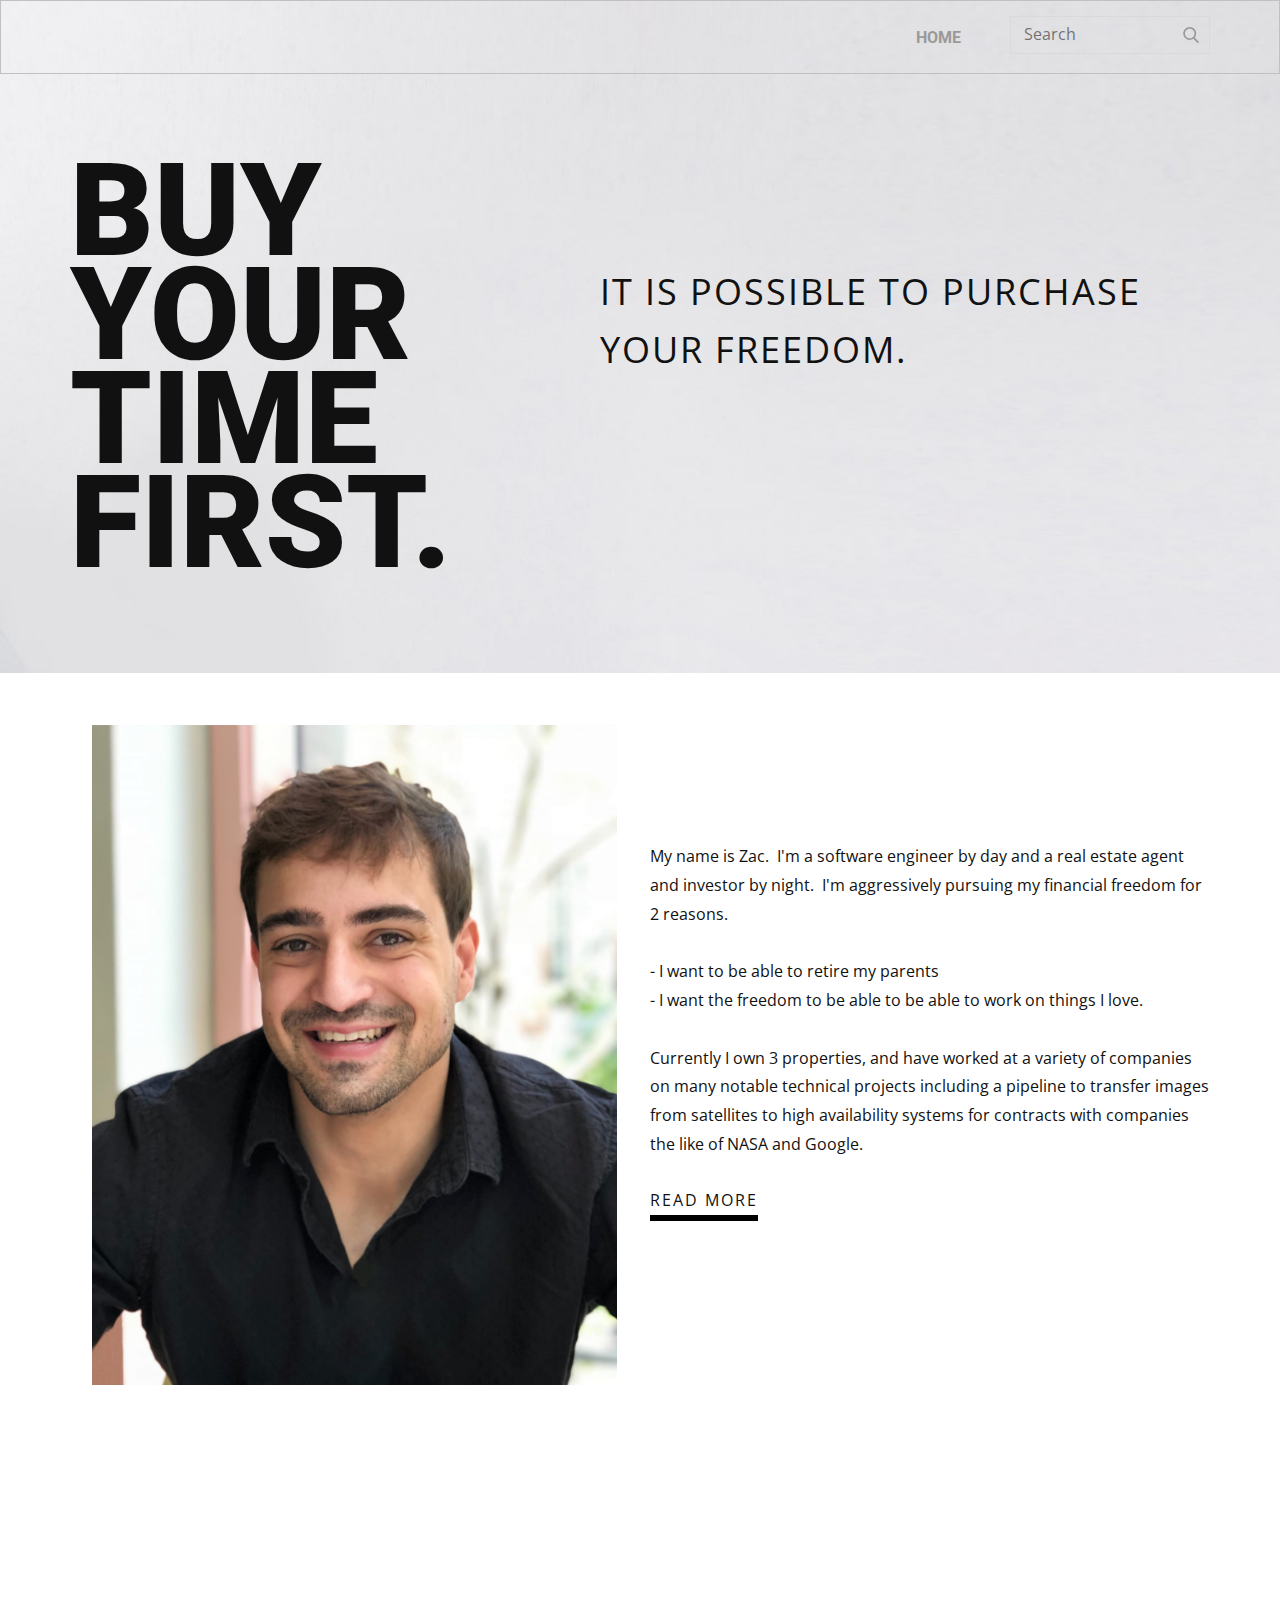
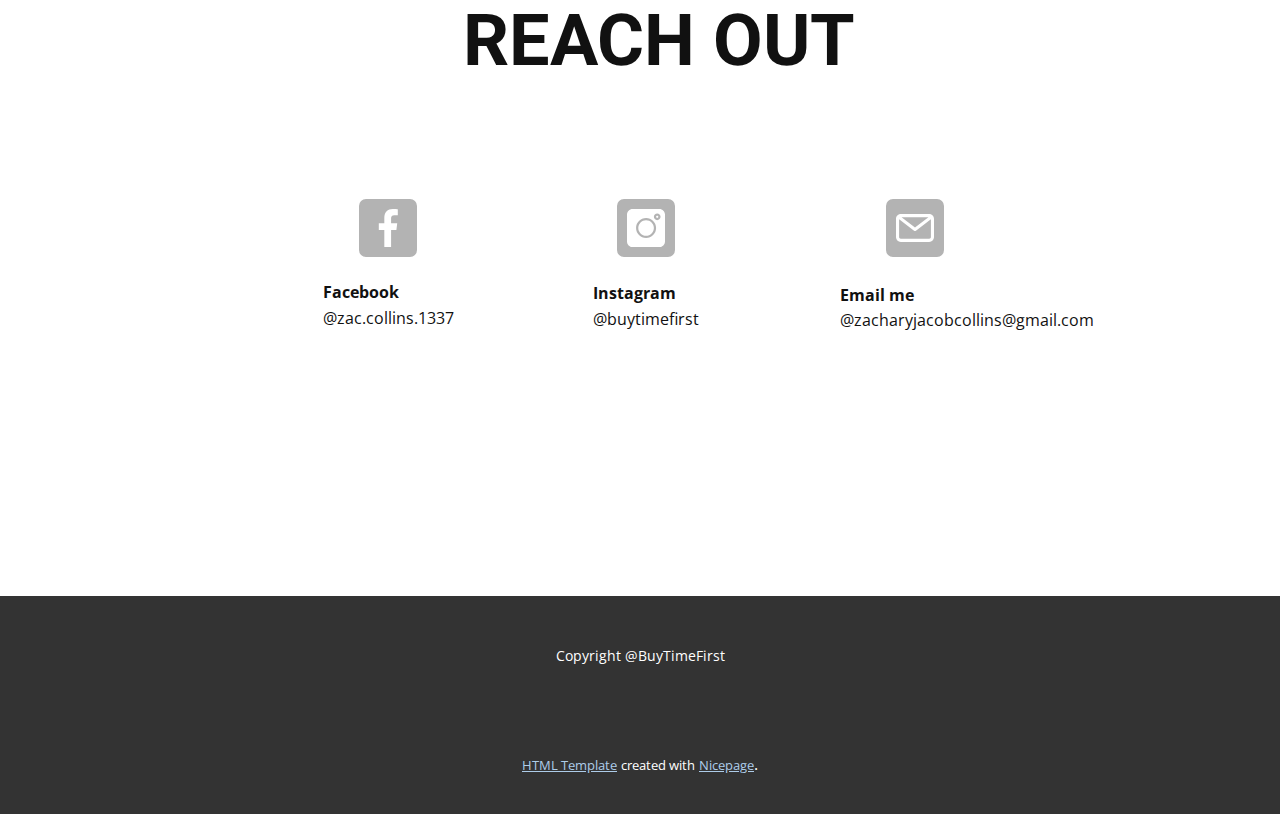
<file: index.html>
<!DOCTYPE html>
<html style="font-size: 16px;">
  <head>
    <meta name="viewport" content="width=device-width, initial-scale=1.0">
    <meta charset="utf-8">
    <meta name="keywords" content="Brand
design, solutions, our perfect team, Or just reach us right here, Let's get social!">
    <meta name="description" content="">
    <meta name="page_type" content="np-template-header-footer-from-plugin">
    <title>BuyTimeFirst</title>
    <link rel="stylesheet" href="nicepage.css" media="screen">
<link rel="stylesheet" href="BuyTimeFirst.css" media="screen">
    <script class="u-script" type="text/javascript" src="jquery.js" defer=""></script>
    <script class="u-script" type="text/javascript" src="nicepage.js" defer=""></script>
    <meta name="generator" content="Nicepage 2.21.3, nicepage.com">
    
    
    
    
    <link id="u-theme-google-font" rel="stylesheet" href="https://fonts.googleapis.com/css?family=Roboto:100,100i,300,300i,400,400i,500,500i,700,700i,900,900i|Open+Sans:300,300i,400,400i,600,600i,700,700i,800,800i">
    <script type="application/ld+json">{
		"@context": "http://schema.org",
		"@type": "Organization",
		"name": "Site4",
		"url": "index.html"
}</script>
    <meta property="og:title" content="BuyTimeFirst">
    <meta property="og:type" content="website">
    <meta name="theme-color" content="#478ac9">
    <meta property="og:url" content="index.html">
  </head>
  <body data-home-page="BuyTimeFirst.html" data-home-page-title="BuyTimeFirst" class="u-body u-overlap"><header class="u-align-center-xs u-border-1 u-border-grey-25 u-clearfix u-header u-header" id="sec-3f25"><div class="u-clearfix u-sheet u-sheet-1">
        <form class="u-border-1 u-border-grey-15 u-search u-search-right u-search-1">
          <button class="u-search-button" type="submit">
            <span class="u-search-icon u-spacing-10 u-text-grey-40">
              <svg class="u-svg-link" preserveAspectRatio="xMidYMin slice" viewBox="0 0 56.966 56.966" style="undefined"><use xmlns:xlink="http://www.w3.org/1999/xlink" xlink:href="#svg-b04b"></use></svg>
              <svg xmlns="http://www.w3.org/2000/svg" xmlns:xlink="http://www.w3.org/1999/xlink" version="1.1" id="svg-b04b" x="0px" y="0px" viewBox="0 0 56.966 56.966" style="enable-background:new 0 0 56.966 56.966;" xml:space="preserve" class="u-svg-content"><path d="M55.146,51.887L41.588,37.786c3.486-4.144,5.396-9.358,5.396-14.786c0-12.682-10.318-23-23-23s-23,10.318-23,23  s10.318,23,23,23c4.761,0,9.298-1.436,13.177-4.162l13.661,14.208c0.571,0.593,1.339,0.92,2.162,0.92  c0.779,0,1.518-0.297,2.079-0.837C56.255,54.982,56.293,53.08,55.146,51.887z M23.984,6c9.374,0,17,7.626,17,17s-7.626,17-17,17  s-17-7.626-17-17S14.61,6,23.984,6z"></path><g></g><g></g><g></g><g></g><g></g><g></g><g></g><g></g><g></g><g></g><g></g><g></g><g></g><g></g><g></g></svg>
            </span>
          </button>
          <input class="u-search-input" type="search" name="search" value="" placeholder="Search">
        </form>
        <nav class="u-align-left u-menu u-menu-dropdown u-nav-spacing-25 u-offcanvas u-menu-1">
          <div class="menu-collapse" style="font-size: 1rem; letter-spacing: 0; text-transform: uppercase; font-weight: 700;">
            <a class="u-button-style u-custom-left-right-menu-spacing u-custom-padding-bottom u-custom-text-active-color u-custom-text-color u-custom-text-hover-color u-custom-top-bottom-menu-spacing u-nav-link" href="#" style="padding: 4px 0; font-size: calc(1em + 8px);">
              <svg class="u-svg-link" preserveAspectRatio="xMidYMin slice" viewBox="0 0 302 302" style="undefined"><use xmlns:xlink="http://www.w3.org/1999/xlink" xlink:href="#svg-7b92"></use></svg>
              <svg xmlns="http://www.w3.org/2000/svg" xmlns:xlink="http://www.w3.org/1999/xlink" version="1.1" id="svg-7b92" x="0px" y="0px" viewBox="0 0 302 302" style="enable-background:new 0 0 302 302;" xml:space="preserve" class="u-svg-content"><g><rect y="36" width="302" height="30"></rect><rect y="236" width="302" height="30"></rect><rect y="136" width="302" height="30"></rect>
</g><g></g><g></g><g></g><g></g><g></g><g></g><g></g><g></g><g></g><g></g><g></g><g></g><g></g><g></g><g></g></svg>
            </a>
          </div>
          <div class="u-custom-menu u-nav-container">
            <ul class="u-custom-font u-heading-font u-nav u-spacing-0 u-unstyled u-nav-1"><li class="u-nav-item"><a class="u-button-style u-nav-link u-text-active-grey-90 u-text-grey-40 u-text-hover-grey-70" href="home.html" style="padding: 10px 20px;">home</a>
</li></ul>
          </div>
          <div class="u-custom-menu u-nav-container-collapse">
            <div class="u-align-center u-black u-container-style u-inner-container-layout u-opacity u-opacity-95 u-sidenav">
              <div class="u-menu-close"></div>
              <ul class="u-align-center u-nav u-popupmenu-items u-unstyled u-nav-2"><li class="u-nav-item"><a class="u-button-style u-nav-link" href="home.html" style="padding: 10px 20px;">home</a>
</li></ul>
            </div>
            <div class="u-black u-menu-overlay u-opacity u-opacity-70"></div>
          </div>
        </nav>
      </div></header>
    <section class="u-clearfix u-image u-section-1" id="carousel_14af" data-image-width="1980" data-image-height="1186">
      <div class="u-clearfix u-sheet u-sheet-1">
        <div class="u-align-left u-container-style u-group u-group-1">
          <div class="u-container-layout u-container-layout-1">
            <p class="u-text u-text-1">It is possible to purchase your freedom.</p>
          </div>
        </div>
        <h1 class="u-text u-text-2">Buy your time first.<br>
        </h1>
      </div>
    </section>
    <section class="u-clearfix u-section-2" id="carousel_4d36">
      <div class="u-clearfix u-sheet u-valign-middle u-sheet-1">
        <div class="u-clearfix u-expanded-width u-layout-wrap u-layout-wrap-1">
          <div class="u-layout">
            <div class="u-layout-row">
              <div class="u-size-30 u-size-60-md">
                <div class="u-layout-col">
                  <div class="u-container-style u-layout-cell u-left-cell u-size-60 u-layout-cell-1">
                    <div class="u-container-layout u-valign-bottom-xs u-valign-middle-md u-valign-middle-sm u-container-layout-1">
                      <img src="images/ScreenShot2020-08-05at4.57.26PM.png" alt="" class="u-image u-image-default u-image-1" data-image-width="845" data-image-height="916">
                    </div>
                  </div>
                </div>
              </div>
              <div class="u-size-30 u-size-60-md">
                <div class="u-layout-col">
                  <div class="u-size-40">
                    <div class="u-layout-row">
                      <div class="u-container-style u-layout-cell u-right-cell u-size-60 u-layout-cell-2">
                        <div class="u-container-layout u-container-layout-2">
                          <p class="u-text u-text-default u-text-1">My name is Zac.&nbsp; I'm a software engineer by day and a real estate agent and investor by night.&nbsp; I'm aggressively pursuing my financial freedom for 2 reasons.<br>
                            <br>- I want to be able to retire my parents<br>- I want the freedom to be able to be able to work on things I love.<br>
                            <br>Currently I own 3 properties, and have worked at a variety of companies on many notable technical projects including a pipeline to transfer images from satellites to high availability systems for contracts with companies the like of NASA and Google.<br>
                            <br>
                          </p>
                          <a href="https://nicepage.com" class="u-border-6 u-border-black u-link u-no-underline u-text-body-color u-link-1">read more</a>
                        </div>
                      </div>
                    </div>
                  </div>
                  <div class="u-size-20">
                    <div class="u-layout-row">
                      <div class="u-container-style u-layout-cell u-size-30 u-layout-cell-3">
                        <div class="u-container-layout u-container-layout-3"></div>
                      </div>
                      <div class="u-container-style u-layout-cell u-right-cell u-size-30 u-layout-cell-4">
                        <div class="u-container-layout u-container-layout-4"></div>
                      </div>
                    </div>
                  </div>
                </div>
              </div>
            </div>
          </div>
        </div>
      </div>
    </section>
    <section class="u-clearfix u-section-3" id="carousel_0784">
      <div class="u-clearfix u-sheet u-valign-middle u-sheet-1">
        <div class="u-clearfix u-expanded-width u-layout-wrap u-layout-wrap-1">
          <div class="u-layout">
            <div class="u-layout-row">
              <div class="u-align-left u-container-style u-layout-cell u-left-cell u-size-2 u-layout-cell-1">
                <div class="u-container-layout u-container-layout-1"></div>
              </div>
              <div class="u-align-left u-container-style u-layout-cell u-right-cell u-size-58 u-layout-cell-2">
                <div class="u-container-layout u-container-layout-2">
                  <h2 class="u-text u-text-default u-text-1">Reach out</h2>
                  <span class="u-border-radius-10 u-grey-30 u-icon u-icon-rounded u-spacing-10 u-icon-1">
                    <svg class="u-svg-link" preserveAspectRatio="xMidYMin slice" viewBox="0 0 24 24" style=""><use xmlns:xlink="http://www.w3.org/1999/xlink" xlink:href="#svg-f535"></use></svg>
                    <svg xmlns="http://www.w3.org/2000/svg" id="svg-f535" enable-background="new 0 0 24 24" viewBox="0 0 24 24" class="u-svg-content"><path d="m15.997 3.985h2.191v-3.816c-.378-.052-1.678-.169-3.192-.169-3.159 0-5.323 1.987-5.323 5.639v3.361h-3.486v4.266h3.486v10.734h4.274v-10.733h3.345l.531-4.266h-3.877v-2.939c.001-1.233.333-2.077 2.051-2.077z"></path></svg>
                  </span>
                  <span class="u-border-radius-10 u-grey-30 u-icon u-icon-rounded u-spacing-10 u-icon-2">
                    <svg class="u-svg-link" preserveAspectRatio="xMidYMin slice" viewBox="0 0 512 512" style=""><use xmlns:xlink="http://www.w3.org/1999/xlink" xlink:href="#svg-aa72"></use></svg>
                    <svg xmlns="http://www.w3.org/2000/svg" viewBox="0 0 512 512" id="svg-aa72" class="u-svg-content"><path d="m437 0h-362c-41.351562 0-75 33.648438-75 75v362c0 41.351562 33.648438 75 75 75h362c41.351562 0 75-33.648438 75-75v-362c0-41.351562-33.648438-75-75-75zm-180 390c-74.441406 0-135-60.558594-135-135s60.558594-135 135-135 135 60.558594 135 135-60.558594 135-135 135zm150-240c-24.8125 0-45-20.1875-45-45s20.1875-45 45-45 45 20.1875 45 45-20.1875 45-45 45zm0 0"></path><path d="m407 90c-8.277344 0-15 6.722656-15 15s6.722656 15 15 15 15-6.722656 15-15-6.722656-15-15-15zm0 0"></path><path d="m257 150c-57.890625 0-105 47.109375-105 105s47.109375 105 105 105 105-47.109375 105-105-47.109375-105-105-105zm0 0"></path></svg>
                  </span>
                  <span class="u-border-radius-10 u-grey-30 u-icon u-icon-rounded u-spacing-10 u-icon-3" data-href="mailto:ZacharyJacobCollins@gmail.com?subject=Reaching%20out%20from%20BuyTimeFirst">
                    <svg class="u-svg-link" preserveAspectRatio="xMidYMin slice" viewBox="0 0 184 184" style=""><use xmlns:xlink="http://www.w3.org/1999/xlink" xlink:href="#svg-aa1d"></use></svg>
                    <svg xmlns="http://www.w3.org/2000/svg" xmlns:xlink="http://www.w3.org/1999/xlink" version="1.1" xml:space="preserve" class="u-svg-content" viewBox="0 0 184 184" x="0px" y="0px" id="svg-aa1d" style="enable-background:new 0 0 184 184;"><g><path style="fill:currentColor;" d="M160.746,24.61H23.254C10.432,24.61,0,35.042,0,47.864v88.271c0,12.822,10.432,23.254,23.254,23.254   h137.492c12.822,0,23.254-10.432,23.254-23.254V47.864C184,35.042,173.568,24.61,160.746,24.61z M157.113,39.61L92,89.909   L26.887,39.61H157.113z M160.746,144.39H23.254c-4.551,0-8.254-3.703-8.254-8.254V49.382l72.415,55.94   c1.35,1.043,2.968,1.564,4.585,1.564s3.235-0.521,4.585-1.564L169,49.382v86.753C169,140.687,165.297,144.39,160.746,144.39z"></path>
</g></svg>
                  </span>
                  <p class="u-text u-text-default u-text-2"><b>Facebook</b>
                    <br>@zac.collins.1337
                  </p>
                  <p class="u-text u-text-default u-text-3"><b>Instagram</b>
                    <br>@buytimefirst
                  </p>
                  <p class="u-text u-text-default u-text-4"><b>Email me</b>
                    <br>@zacharyjacobcollins@gmail.com
                  </p>
                </div>
              </div>
            </div>
          </div>
        </div>
      </div>
    </section>
    
    
    <footer class="u-align-center u-clearfix u-footer u-grey-80 u-footer" id="sec-5600"><div class="u-clearfix u-sheet u-sheet-1">
        <p class="u-small-text u-text u-text-variant u-text-1">Copyright @BuyTimeFirst</p>
      </div></footer>
    <section class="u-backlink u-clearfix u-grey-80">
      <a class="u-link" href="https://nicepage.com/html-templates" target="_blank">
        <span>HTML Template</span>
      </a>
      <p class="u-text">
        <span>created with</span>
      </p>
      <a class="u-link" href="https://nicepage.com/html" target="_blank">
        <span>Nicepage</span>
      </a>. 
    </section>
  </body>
</html>
</file>
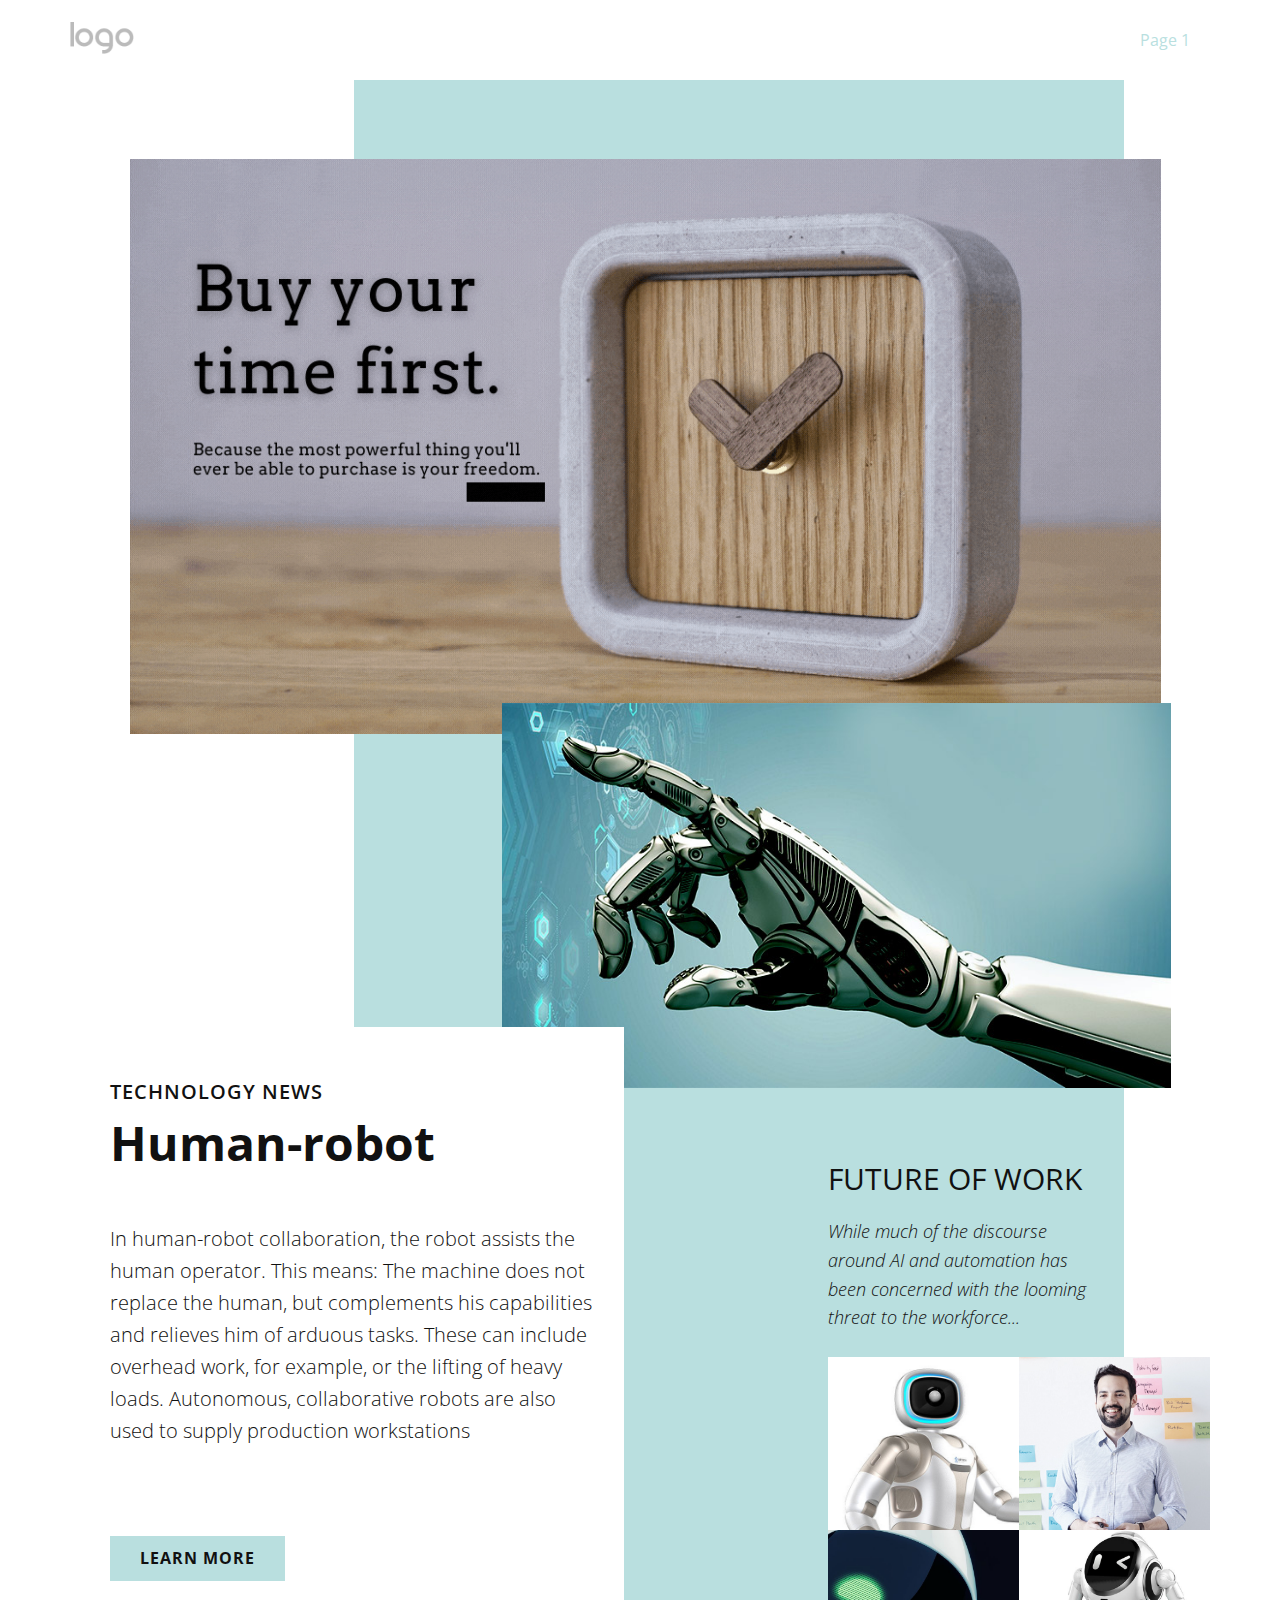
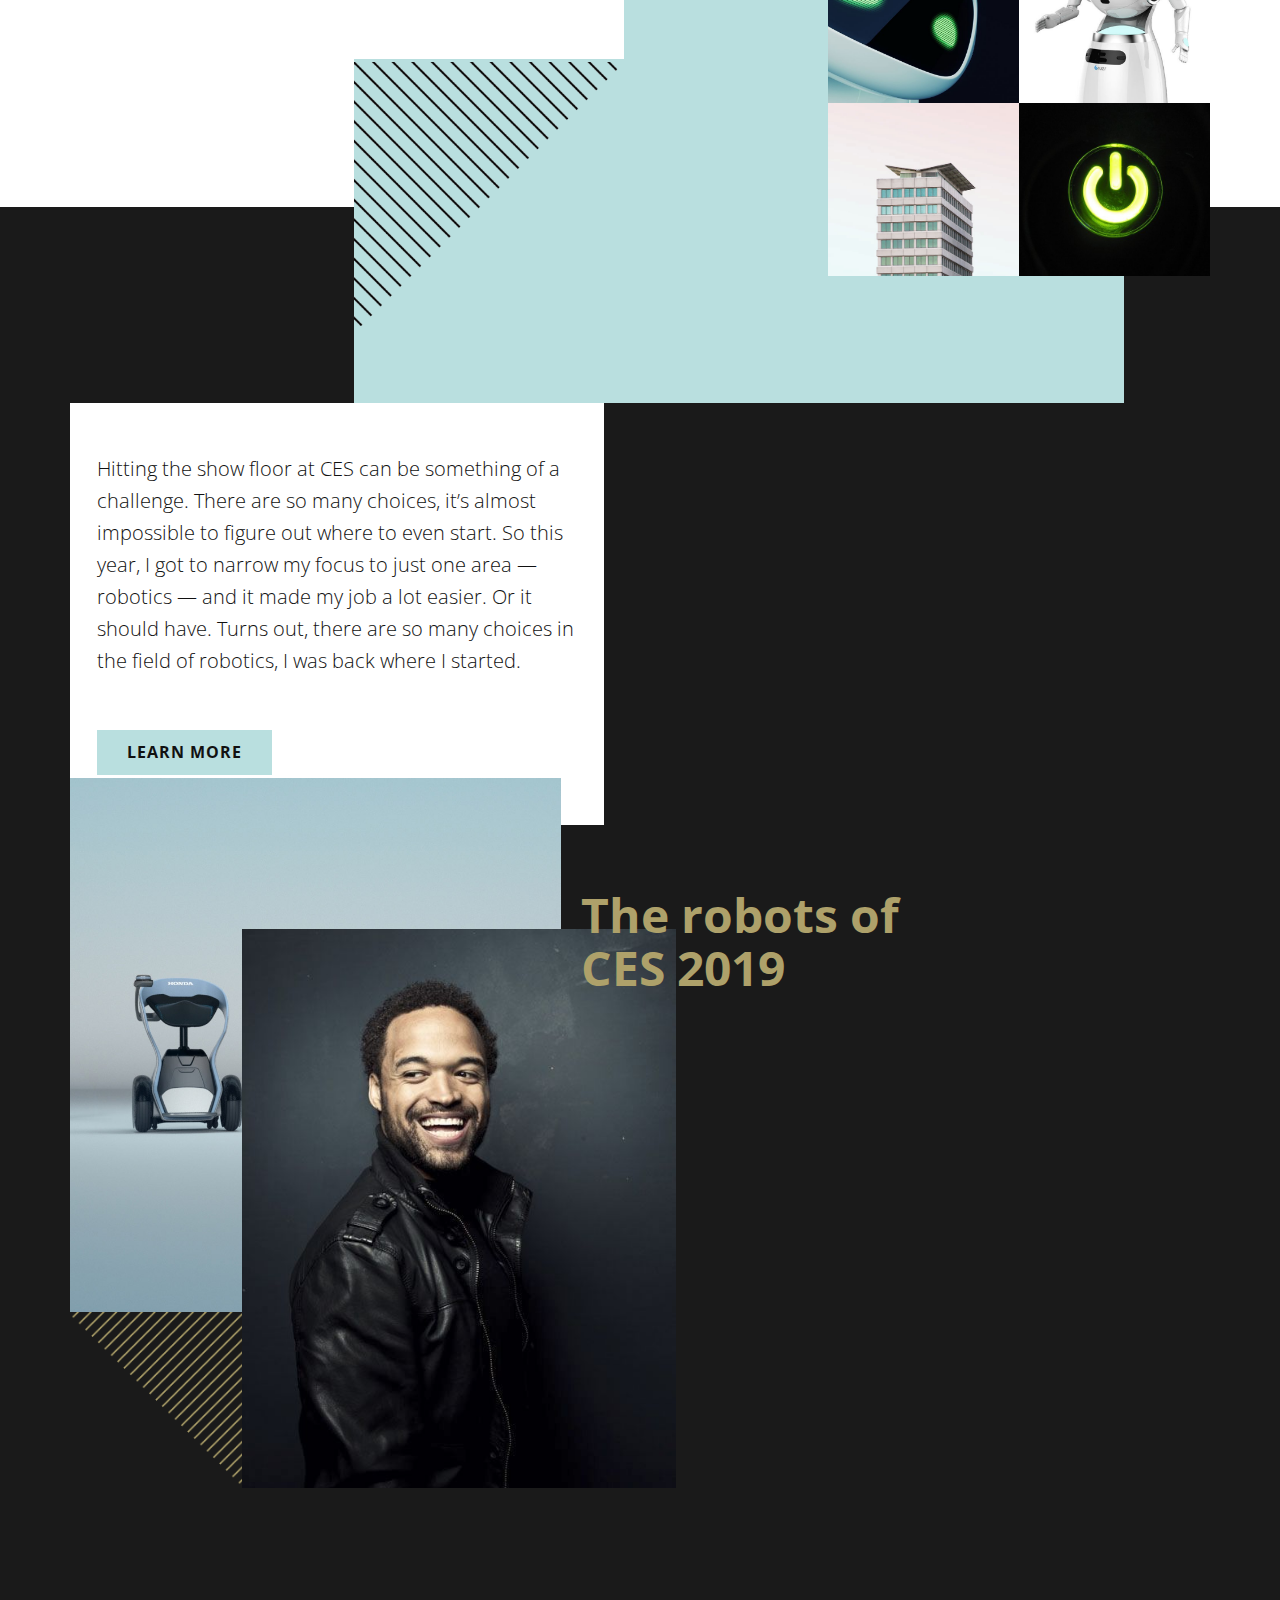
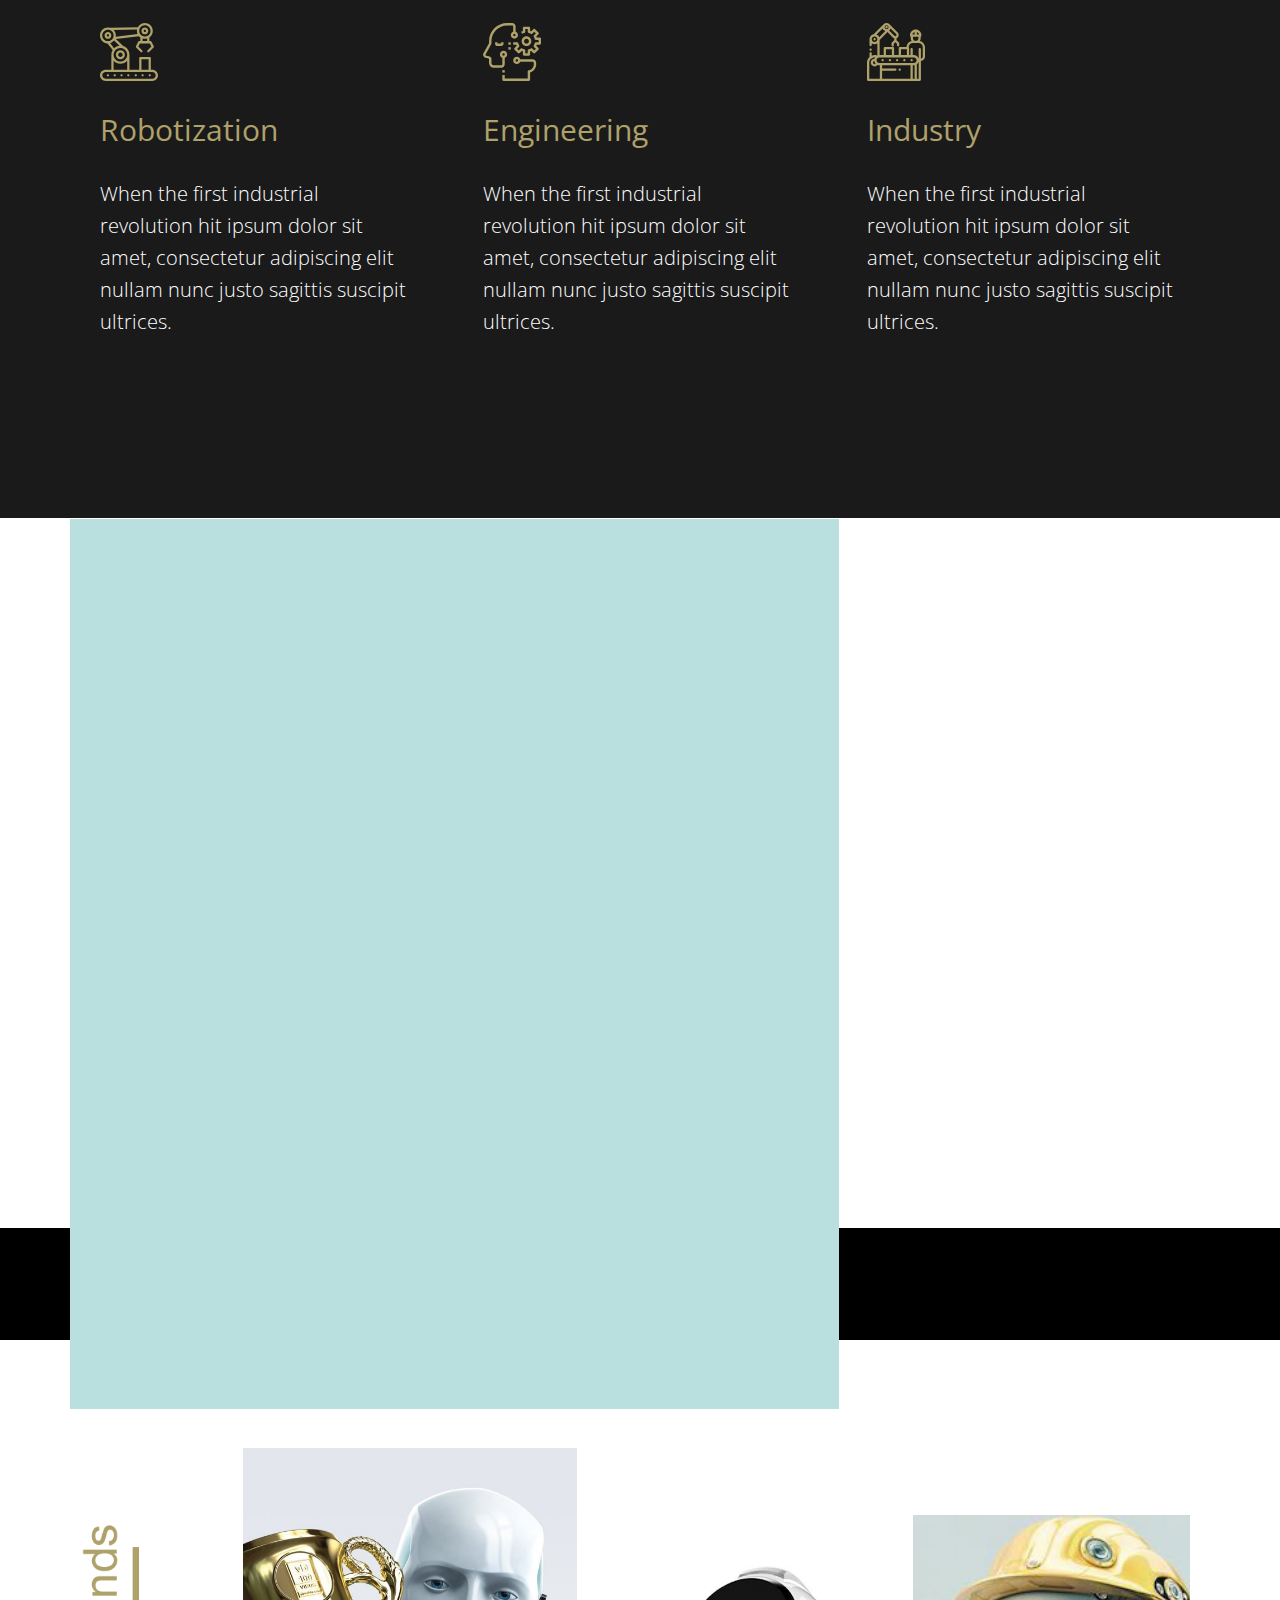
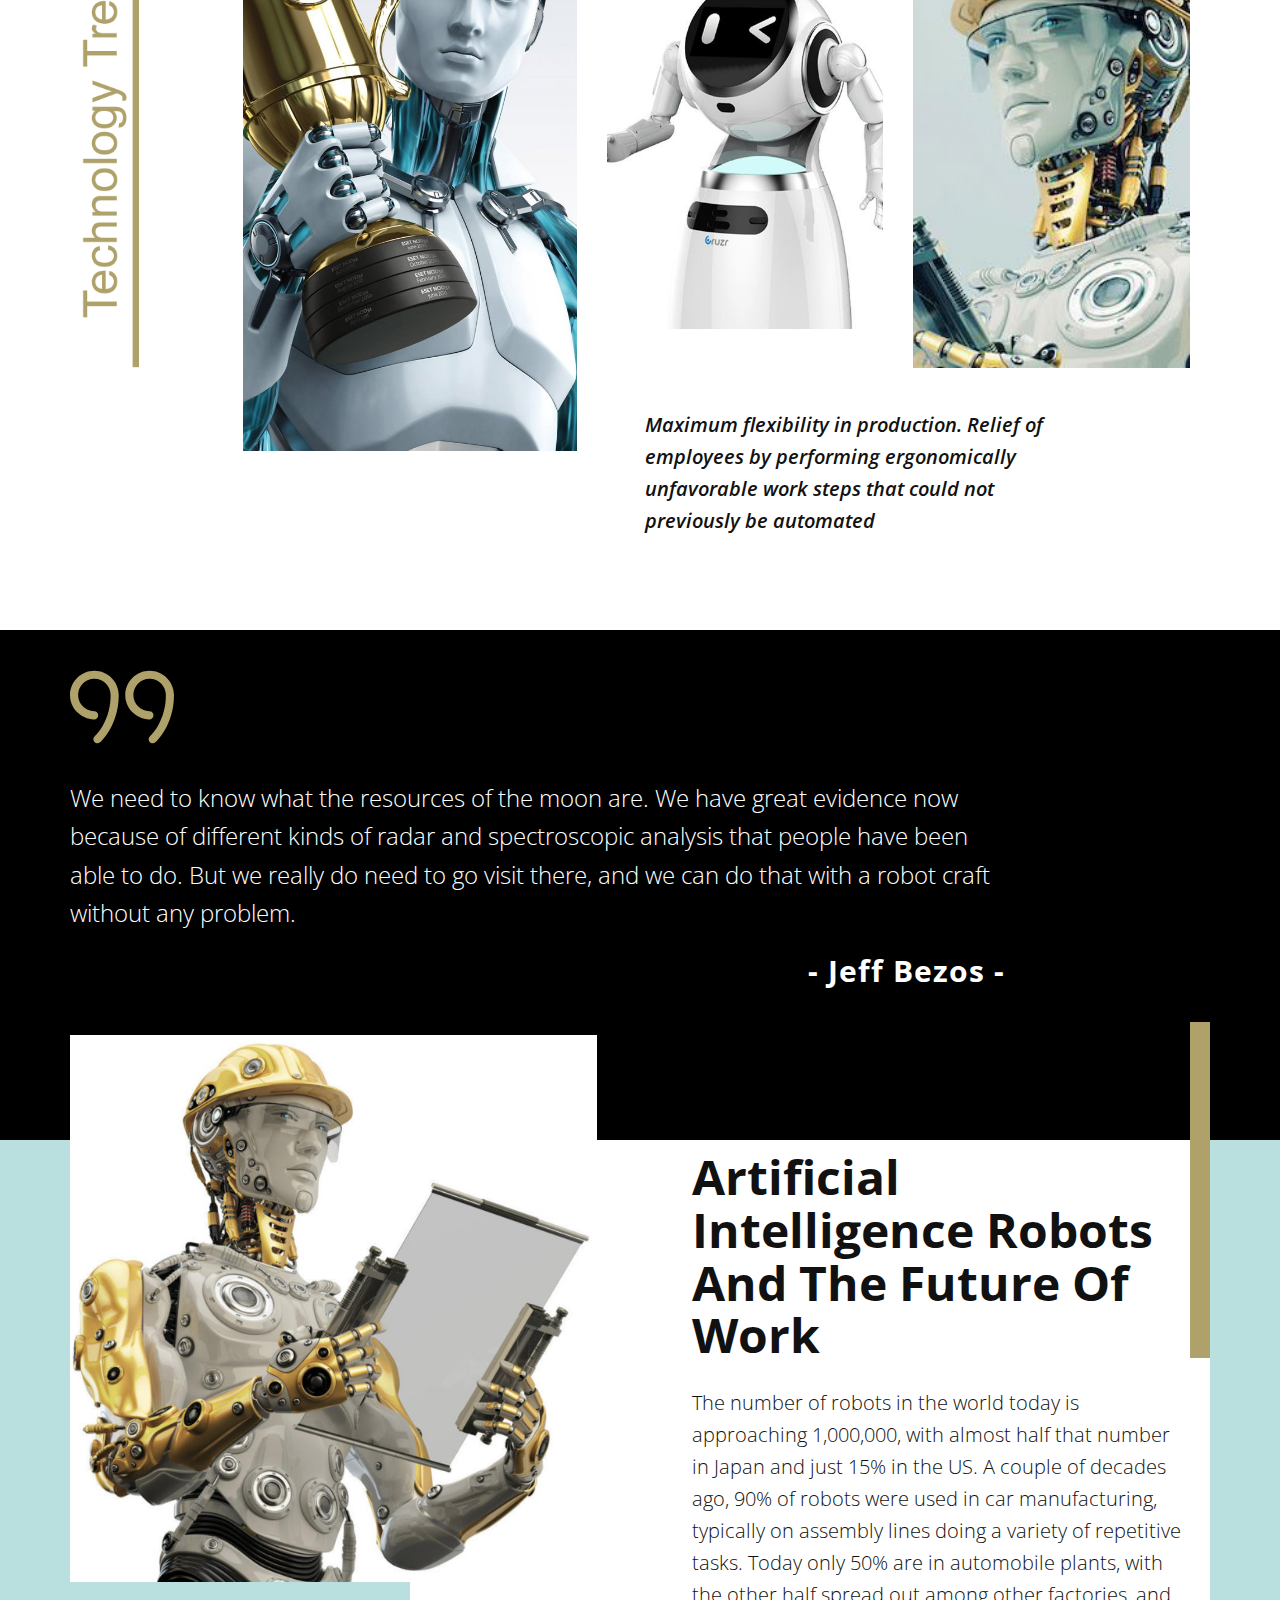
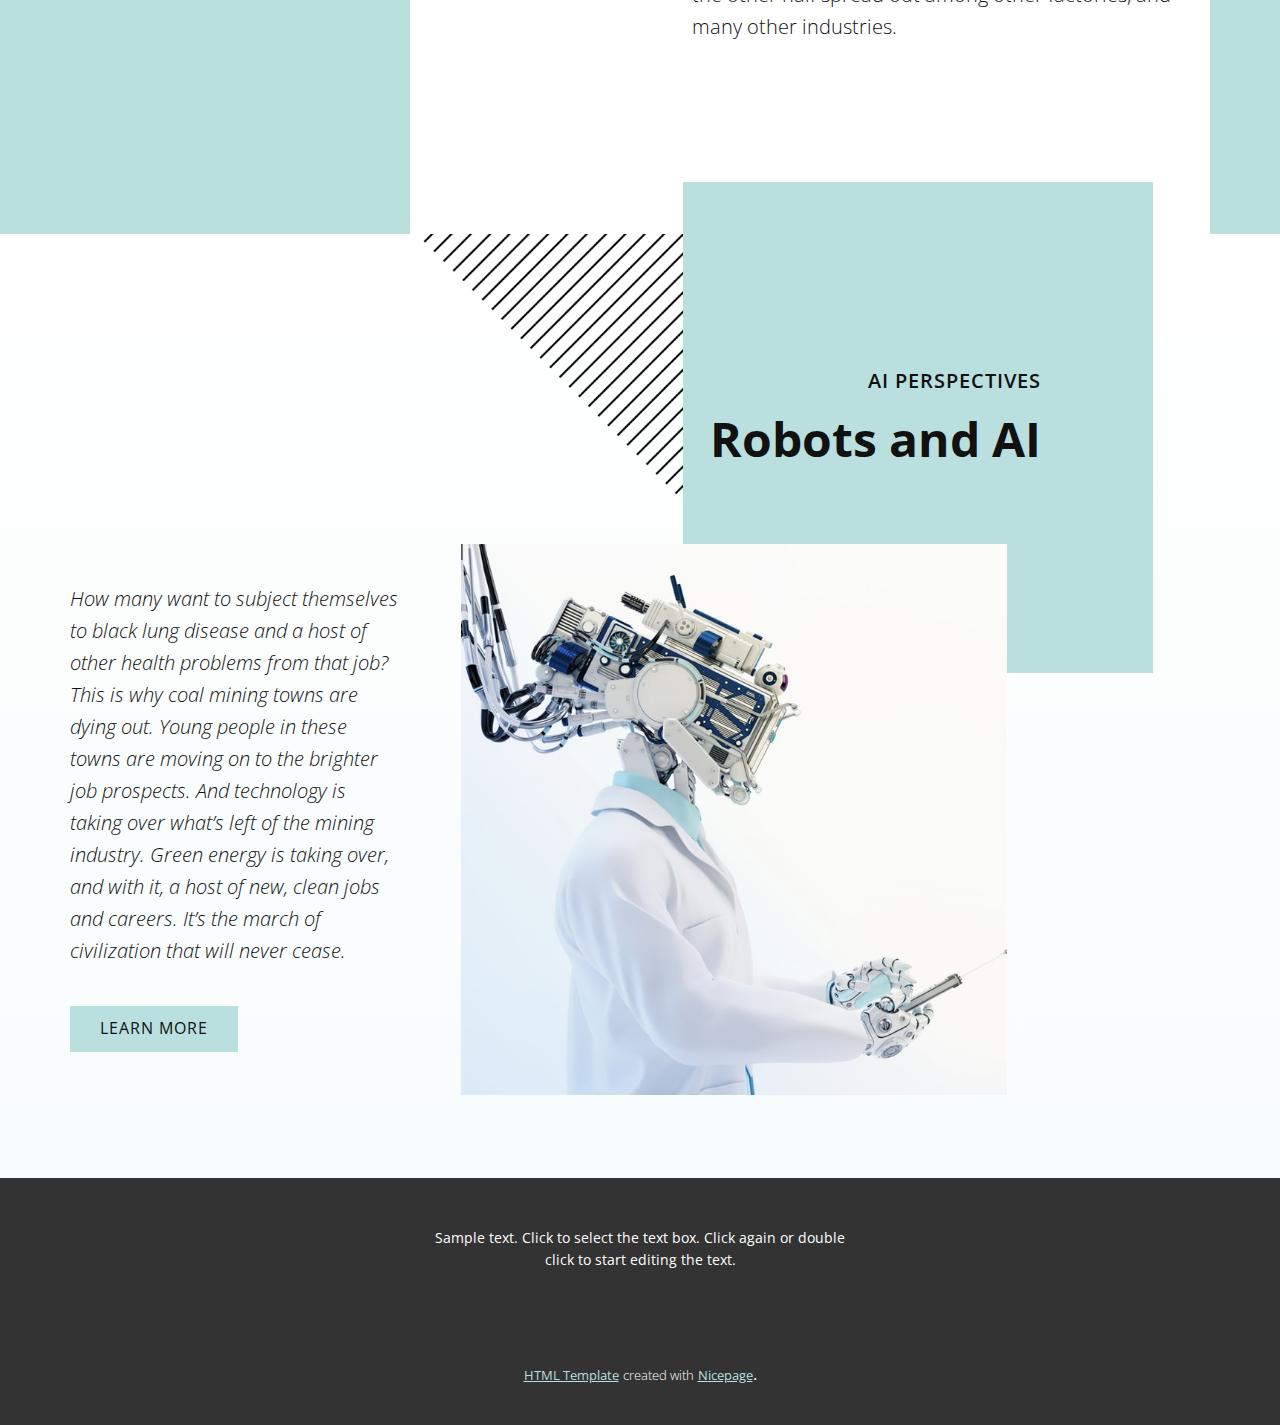
<file: 30954/index.html>
<!DOCTYPE html>
<html style="font-size: 16px;">
  <head>
    <meta name="viewport" content="width=device-width, initial-scale=1.0">
    <meta charset="utf-8">
    <meta name="keywords" content="Robots Are The Future, Human-robot, The robots of CES 2019, Artificial Intelligence Robots And The Future Of Work, Robots and AI">
    <meta name="description" content="">
    <meta name="page_type" content="np-template-header-footer-from-plugin">
    <title>Page 1</title>
    <link rel="stylesheet" href="nicepage.css" media="screen">
<link rel="stylesheet" href="Page-1.css" media="screen">
    <script class="u-script" type="text/javascript" src="jquery.js" defer=""></script>
    <script class="u-script" type="text/javascript" src="nicepage.js" defer=""></script>
    <meta name="generator" content="Nicepage 2.21.3, nicepage.com">
    
    
    
    
    
    
    
    
    <link id="u-theme-google-font" rel="stylesheet" href="https://fonts.googleapis.com/css?family=Open+Sans:300,300i,400,400i,600,600i,700,700i,800,800i">
    <script type="application/ld+json">{
		"@context": "http://schema.org",
		"@type": "Organization",
		"name": "30954",
		"url": "index.html",
		"logo": "images/default-logo.png"
}</script>
    <meta property="og:title" content="Page 1">
    <meta property="og:type" content="website">
    <meta name="theme-color" content="#b9dfdf">
    <meta property="og:url" content="index.html">
  </head>
  <body data-home-page="Page-1.html" data-home-page-title="Page 1" class="u-body"><header class="u-clearfix u-header u-header" id="sec-d185"><div class="u-clearfix u-sheet u-valign-middle u-sheet-1">
        <a href="https://nicepage.com" class="u-image u-logo u-image-1">
          <img src="images/default-logo.png" class="u-logo-image u-logo-image-1">
        </a>
        <nav class="u-menu u-menu-dropdown u-offcanvas u-menu-1">
          <div class="menu-collapse" style="font-size: 1rem; letter-spacing: 0;">
            <a class="u-button-style u-custom-left-right-menu-spacing u-custom-padding-bottom u-custom-top-bottom-menu-spacing u-nav-link u-text-active-palette-1-base u-text-hover-palette-2-base" href="#">
              <svg><use xmlns:xlink="http://www.w3.org/1999/xlink" xlink:href="#menu-hamburger"></use></svg>
              <svg version="1.1" xmlns="http://www.w3.org/2000/svg" xmlns:xlink="http://www.w3.org/1999/xlink"><defs><symbol id="menu-hamburger" viewBox="0 0 16 16" style="width: 16px; height: 16px;"><rect y="1" width="16" height="2"></rect><rect y="7" width="16" height="2"></rect><rect y="13" width="16" height="2"></rect>
</symbol>
</defs></svg>
            </a>
          </div>
          <div class="u-nav-container">
            <ul class="u-nav u-unstyled u-nav-1"><li class="u-nav-item"><a class="u-button-style u-nav-link u-text-active-palette-1-base u-text-hover-palette-2-base" href="Page-1.html" style="padding: 10px 20px;">Page 1</a>
</li></ul>
          </div>
          <div class="u-nav-container-collapse">
            <div class="u-black u-container-style u-inner-container-layout u-opacity u-opacity-95 u-sidenav">
              <div class="u-menu-close"></div>
              <ul class="u-align-center u-nav u-popupmenu-items u-unstyled u-nav-2"><li class="u-nav-item"><a class="u-button-style u-nav-link" href="Page-1.html">Page 1</a>
</li></ul>
            </div>
            <div class="u-black u-menu-overlay u-opacity u-opacity-70"></div>
          </div>
        </nav>
      </div></header> 
    <section class="u-clearfix u-expand-resize u-section-1" id="sec-bceb">
      <div class="u-clearfix u-sheet u-sheet-1">
        <div class="u-expanded-height-md u-expanded-height-sm u-expanded-height-xs u-palette-1-base u-shape u-shape-rectangle u-shape-1"></div>
        <img src="images/Cover.gif" alt="" class="u-image u-image-default u-image-1" data-image-width="1066" data-image-height="600">
      </div>
    </section>
    <section class="u-clearfix u-section-2" id="sec-e50a">
      <div class="u-expanded-width u-grey-90 u-shape u-shape-rectangle u-shape-1"></div>
      <div class="u-clearfix u-sheet u-sheet-1">
        <div class="u-palette-1-base u-shape u-shape-rectangle u-shape-2"></div>
        <img src="images/robot001.jpg" alt="" class="u-image u-image-default u-image-1" data-image-width="800" data-image-height="450">
        <div class="u-container-style u-group u-white u-group-1">
          <div class="u-container-layout u-container-layout-1">
            <h5 class="u-text u-text-1">Technology News</h5>
            <h2 class="u-text u-text-2">Human-robot</h2>
            <p class="u-text u-text-3">In human-robot collaboration, the robot assists the human operator. This means: The machine does not replace the human, but complements his capabilities and relieves him of arduous tasks. These can include overhead work, for example,
                        or the lifting of heavy loads. Autonomous, collaborative robots are also used to supply production workstations</p>
            <a href="https://nicepage.com" class="u-border-none u-btn u-button-style u-palette-1-base u-btn-1">learn more</a>
          </div>
        </div>
        <div class="u-container-style u-group u-group-2">
          <div class="u-container-layout u-valign-bottom-lg u-valign-bottom-md u-valign-bottom-xl u-valign-bottom-xs u-container-layout-2">
            <h3 class="u-text u-text-4">FUTURE OF WORK</h3>
            <p class="u-text u-text-5">While much of the discourse around AI and automation has been concerned with the looming threat to the workforce...</p>
          </div>
        </div>
        <img src="images/1q.png" alt="" class="u-image u-image-default u-image-2" data-image-width="395" data-image-height="396">
        <div class="u-clearfix u-layout-wrap u-layout-wrap-1">
          <div class="u-layout">
            <div class="u-layout-col">
              <div class="u-size-20 u-size-30-md">
                <div class="u-layout-row">
                  <div class="u-container-style u-expand-resize u-image u-layout-cell u-left-cell u-size-30 u-image-3">
                    <div class="u-container-layout"></div>
                  </div>
                  <div class="u-container-style u-image u-layout-cell u-right-cell u-size-30 u-image-4">
                    <div class="u-container-layout"></div>
                  </div>
                </div>
              </div>
              <div class="u-size-20 u-size-30-md">
                <div class="u-layout-row">
                  <div class="u-container-style u-image u-layout-cell u-left-cell u-size-30 u-image-5">
                    <div class="u-container-layout"></div>
                  </div>
                  <div class="u-container-style u-image u-layout-cell u-right-cell u-size-30 u-image-6">
                    <div class="u-container-layout"></div>
                  </div>
                </div>
              </div>
              <div class="u-size-20 u-size-30-md">
                <div class="u-layout-row">
                  <div class="u-container-style u-image u-layout-cell u-left-cell u-size-30 u-image-7">
                    <div class="u-container-layout"></div>
                  </div>
                  <div class="u-container-style u-image u-layout-cell u-right-cell u-size-30 u-image-8">
                    <div class="u-container-layout"></div>
                  </div>
                </div>
              </div>
            </div>
          </div>
        </div>
      </div>
    </section>
    <section class="u-clearfix u-grey-90 u-section-3" id="carousel_0cf7">
      <div class="u-clearfix u-sheet u-sheet-1">
        <div class="u-container-style u-group u-white u-group-1">
          <div class="u-container-layout u-valign-middle u-container-layout-1">
            <p class="u-text u-text-1">Hitting the show floor at CES can be something of a challenge. There are so many choices, it’s almost impossible to figure out where to even start. So this year, I got to narrow my focus to just one area — robotics — and it made my
                        job a lot easier. Or it should have. Turns out, there are so many choices in the field of robotics, I was back where I started.</p>
            <a href="https://www.androidauthority.com/new-robots-942422/" class="u-border-none u-btn u-button-style u-palette-1-base u-btn-1" title="learn more" target="_blank">learn more</a>
          </div>
        </div>
        <img src="images/z.jpg" alt="" class="u-image u-image-default u-image-1">
        <img src="images/w.png" alt="" class="u-image u-image-default u-image-2" data-image-width="395" data-image-height="396">
        <img src="images/636e31a208d5ea88d839b88b582e2a46.jpg" alt="" class="u-image u-image-default u-image-3">
        <div class="u-container-style u-group u-group-2">
          <div class="u-container-layout u-valign-middle-lg u-valign-middle-md u-valign-middle-sm u-valign-middle-xl u-container-layout-2">
            <h2 class="u-text u-text-palette-2-base u-text-2">The robots of CES 2019</h2>
          </div>
        </div>
        <div class="u-clearfix u-expanded-width u-gutter-10 u-layout-spacing-vertical u-layout-wrap u-layout-wrap-1">
          <div class="u-layout">
            <div class="u-layout-row">
              <div class="u-align-left u-container-style u-layout-cell u-left-cell u-size-20 u-size-20-md u-layout-cell-1">
                <div class="u-container-layout u-container-layout-3">
                  <span class="u-align-left u-icon u-text-palette-2-base u-icon-1">
                    <svg class="u-svg-link" preserveAspectRatio="xMidYMin slice" viewBox="0 0 512 512"><use xmlns:xlink="http://www.w3.org/1999/xlink" xlink:href="#svg-f8ba"></use></svg>
                    <svg xmlns="http://www.w3.org/2000/svg" xmlns:xlink="http://www.w3.org/1999/xlink" version="1.1" id="svg-f8ba" x="0px" y="0px" viewBox="0 0 512 512" style="enable-background:new 0 0 512 512;" xml:space="preserve" class="u-svg-content"><g><g><path d="M438.942,451.898c-5.518,0-9.997,4.479-9.997,9.997s4.479,9.997,9.997,9.997s9.997-4.479,9.997-9.997    S444.46,451.898,438.942,451.898z"></path>
</g>
</g><g><g><path d="M375.962,451.898c-5.518,0-9.997,4.479-9.997,9.997s4.479,9.997,9.997,9.997s9.997-4.479,9.997-9.997    S381.48,451.898,375.962,451.898z"></path>
</g>
</g><g><g><path d="M315.981,451.898c-5.518,0-9.997,4.479-9.997,9.997s4.479,9.997,9.997,9.997s9.997-4.479,9.997-9.997    S321.499,451.898,315.981,451.898z"></path>
</g>
</g><g><g><path d="M250.002,451.898c-5.518,0-9.997,4.479-9.997,9.997s4.479,9.997,9.997,9.997s9.997-4.479,9.997-9.997    S255.52,451.898,250.002,451.898z"></path>
</g>
</g><g><g><path d="M190.021,451.898c-5.518,0-9.997,4.479-9.997,9.997s4.479,9.997,9.997,9.997s9.997-4.479,9.997-9.997    S195.539,451.898,190.021,451.898z"></path>
</g>
</g><g><g><path d="M130.04,451.898c-5.518,0-9.997,4.479-9.997,9.997s4.479,9.997,9.997,9.997s9.997-4.479,9.997-9.997    S135.558,451.898,130.04,451.898z"></path>
</g>
</g><g><g><path d="M70.059,451.898c-5.518,0-9.997,4.479-9.997,9.997s4.479,9.997,9.997,9.997s9.997-4.479,9.997-9.997    S75.577,451.898,70.059,451.898z"></path>
</g>
</g><g><g><path d="M461.935,411.83h-12.996V309.943c0-5.521-4.476-9.997-9.997-9.997h-82.974c-5.521,0-9.997,4.476-9.997,9.997V411.83    h-85.973V279.952c0-17.576-5.593-34.255-16.176-48.233c-9.723-12.843-23.341-22.586-38.547-27.651l-65.612-62.422l204.269-24.848    c3.594,4.004,7.617,7.559,12.035,10.634v32.558h-9.997c-3.787,0-7.248,2.139-8.941,5.526l-19.994,39.987    c-1.924,3.849-1.17,8.497,1.872,11.539l39.987,39.987c3.904,3.904,10.234,3.904,14.139,0c3.904-3.904,3.904-10.234,0-14.139    l-34.893-34.892l14.009-28.016h87.612l14.009,28.016l-34.893,34.892c-3.904,3.904-3.904,10.234,0,14.139    c1.952,1.952,4.511,2.928,7.069,2.928c2.558,0,5.117-0.976,7.069-2.928l39.987-39.987c3.042-3.043,3.797-7.691,1.872-11.539    l-19.994-39.987c-1.693-3.387-5.155-5.526-8.941-5.526h-9.997v-32.554c18.63-13.008,29.99-34.497,29.99-57.418    c0-38.586-31.392-69.978-69.978-69.978c-25.977,0-49.492,14.25-61.618,36.801L90.729,42.03c-0.877,0.019-1.719,0.161-2.524,0.39    c-5.905-1.579-11.988-2.392-18.146-2.392c-38.586,0-69.978,31.392-69.978,69.978c0,37.28,29.305,67.839,66.088,69.864    l45.451,58.657c-7.583,12.456-11.57,26.627-11.57,41.425v131.877H50.065c-13.368,0-25.939,5.209-35.397,14.668    C5.209,435.956,0,448.526,0,461.895c0,27.606,22.459,50.065,50.065,50.065h411.87c13.368,0,25.939-5.209,35.397-14.668    c9.459-9.458,14.668-22.029,14.668-35.397C512,434.289,489.541,411.83,461.935,411.83z M415.949,159.99h-39.987v-22.91    c6.457,1.921,13.194,2.916,19.994,2.916c6.8,0,13.537-0.995,19.994-2.916V159.99z M349.882,50.598    c0-0.001,0.001-0.002,0.001-0.003c7.839-18.565,25.923-30.56,46.072-30.56c27.561,0,49.984,22.423,49.984,49.984    c0,17.79-9.579,34.382-25.001,43.301c-7.555,4.373-16.194,6.683-24.983,6.683c-8.789,0-17.429-2.311-24.985-6.684    c-5.817-3.365-10.82-7.784-14.874-13.143c-6.623-8.732-10.124-19.161-10.124-30.157C345.973,63.271,347.288,56.737,349.882,50.598    z M365.965,319.94h62.98v91.971h-62.98V319.94z M197.158,222.46c0.006,0.002,0.013,0.004,0.02,0.006    c25.216,7.501,42.827,31.14,42.827,57.487c0,33.074-26.907,59.981-59.981,59.981s-59.981-26.908-59.981-59.981    c0-13.049,4.117-25.449,11.907-35.864c11.45-15.327,28.973-24.117,48.074-24.117C185.884,219.971,191.648,220.808,197.158,222.46z     M240.005,332.767v79.144H120.043v-79.144c14.666,16.636,36.112,27.16,59.981,27.16S225.339,349.402,240.005,332.767z     M327.201,56.991c-0.803,4.264-1.223,8.612-1.223,13.027c0,9.831,2.009,19.336,5.87,28.109l-192.779,23.451    c0.632-3.798,0.968-7.659,0.968-11.572c0-18.577-7.315-35.853-19.619-48.611L327.201,56.991z M68.035,159.938    c-26.626-1.066-47.961-23.05-47.961-49.932c0-27.561,22.423-49.984,49.984-49.984c5.483,0,10.882,0.883,16.046,2.624    c20.3,6.876,33.938,25.908,33.938,47.36c0,6.748-1.316,13.282-3.913,19.426c-0.683,1.617-1.479,3.251-2.354,4.834    c-8.258,14.844-23.587,24.476-40.49,25.594C71.573,159.424,69.761,159.441,68.035,159.938z M89.422,177.238    c13.526-3.916,25.662-11.866,34.681-22.8l48.266,45.919c-17.976,1.753-34.932,9.62-47.902,22.108L89.422,177.238z M483.079,483.04    c-5.651,5.651-13.161,8.764-21.144,8.764H50.065c-16.493,0-29.909-13.417-29.909-29.91c0-7.983,3.113-15.493,8.765-21.145    c5.651-5.651,13.161-8.764,21.144-8.764h59.981c0.414,0,0.82-0.032,1.221-0.081h137.515c0.401,0.049,0.807,0.081,1.221,0.081    h105.966c0.414,0,0.82-0.032,1.221-0.081h80.534c0.401,0.049,0.807,0.081,1.221,0.081h22.993c16.492,0,29.909,13.417,29.909,29.91    C491.844,469.878,488.731,477.388,483.079,483.04z"></path>
</g>
</g><g><g><path d="M395.956,40.028c-16.537,0-29.991,13.454-29.991,29.991c0,16.537,13.454,29.99,29.991,29.99    c16.537,0,29.99-13.454,29.99-29.99C425.946,53.482,412.492,40.028,395.956,40.028z M395.956,80.016    c-5.512,0-9.997-4.485-9.997-9.997s4.485-9.997,9.997-9.997s9.997,4.485,9.997,9.997S401.468,80.016,395.956,80.016z"></path>
</g>
</g><g><g><path d="M70.059,80.016c-16.537,0-29.991,13.454-29.991,29.991c0,16.537,13.454,29.99,29.991,29.99s29.991-13.454,29.991-29.99    C100.049,93.469,86.596,80.016,70.059,80.016z M70.059,120.003c-5.512,0-9.997-4.485-9.997-9.997c0-5.512,4.485-9.997,9.997-9.997    s9.997,4.485,9.997,9.997C80.056,115.518,75.571,120.003,70.059,120.003z"></path>
</g>
</g><g><g><path d="M180.024,239.965c-22.049,0-39.987,17.937-39.987,39.987c0,22.049,17.938,39.987,39.987,39.987    s39.987-17.938,39.987-39.987C220.011,257.903,202.073,239.965,180.024,239.965z M180.024,299.946    c-11.025,0-19.994-8.969-19.994-19.994c0-11.024,8.969-19.994,19.994-19.994c11.024,0,19.994,8.969,19.994,19.994    C200.018,290.977,191.049,299.946,180.024,299.946z"></path>
</g>
</g><g></g><g></g><g></g><g></g><g></g><g></g><g></g><g></g><g></g><g></g><g></g><g></g><g></g><g></g><g></g></svg>
                  </span>
                  <h3 class="u-text u-text-palette-2-base u-text-3">Robotization</h3>
                  <p class="u-text u-text-4">When the first industrial revolution hit ipsum dolor sit amet, consectetur adipiscing elit nullam nunc justo sagittis suscipit ultrices.</p>
                </div>
              </div>
              <div class="u-align-left u-container-style u-layout-cell u-size-20 u-size-20-md u-layout-cell-2">
                <div class="u-container-layout u-container-layout-4">
                  <span class="u-align-left u-icon u-text-palette-2-base u-icon-2">
                    <svg class="u-svg-link" preserveAspectRatio="xMidYMin slice" viewBox="0 0 512.014 512.014"><use xmlns:xlink="http://www.w3.org/1999/xlink" xlink:href="#svg-d6dd"></use></svg>
                    <svg xmlns="http://www.w3.org/2000/svg" xmlns:xlink="http://www.w3.org/1999/xlink" version="1.1" id="svg-d6dd" x="0px" y="0px" viewBox="0 0 512.014 512.014" style="enable-background:new 0 0 512.014 512.014;" xml:space="preserve" class="u-svg-content"><g><g><path d="M256.013,0.014h-42.667c-88.324,0.1-159.9,71.676-160,160v17.931L1.336,272.195c-0.866,1.579-1.321,3.351-1.323,5.152    c-0.018,0.606-0.018,1.213,0,1.819c0.502,17.171,14.829,30.684,32,30.181c7.758,0.431,15.2,3.218,21.333,7.989v34.677    c-0.024,0.815-0.024,1.631,0,2.447c0.676,22.888,19.778,40.896,42.667,40.22h64c0.606,0.018,1.213,0.018,1.819,0    c17.171-0.502,30.684-14.829,30.181-32v-64H170.68v64c0.062,0.634,0.062,1.273,0,1.907c-0.527,5.365-5.302,9.286-10.667,8.76h-64    c-0.851,0.054-1.705,0.054-2.556,0c-11.076-0.706-19.483-10.257-18.777-21.333v-39.765c0.001-3.055-1.308-5.964-3.595-7.989    c-10.698-9.857-24.539-15.612-39.072-16.245c-0.047,0.006-0.095,0.011-0.142,0.016c-5.143,0.545-9.755-3.182-10.301-8.326    l51.787-93.867c0.866-1.579,1.321-3.351,1.323-5.152v-20.672C74.768,83.467,136.8,21.435,213.347,21.347h42.539    c0.649-0.069,1.304-0.073,1.954-0.012c5.39,0.507,9.348,5.288,8.841,10.678v53.333h21.333V32.014c0.018-0.606,0.018-1.213,0-1.819    C287.511,13.024,273.184-0.489,256.013,0.014z"></path>
</g>
</g><g><g><path d="M437.347,320.014H320.013v21.333h117.333c0.634-0.062,1.273-0.062,1.907,0c5.365,0.527,9.287,5.302,8.76,10.667v20.16    c-1.536,6.368-11.819,43.84-42.667,43.84c-5.891,0-10.667,4.776-10.667,10.667v64H192.013v-32H170.68v42.667    c0,5.891,4.776,10.667,10.667,10.667h224v0c5.891,0,10.667-4.776,10.667-10.667v-64.939c33.344-6.304,49.237-41.483,53.12-60.928    c0.143-0.702,0.214-1.417,0.213-2.133v-21.333c0.018-0.606,0.018-1.213,0-1.819C468.845,333.024,454.518,319.511,437.347,320.014z    "></path>
</g>
</g><g><g><path d="M501.347,128.014h-26.891c-1.129-3.169-2.421-6.277-3.872-9.312l19.029-19.029c4.164-4.165,4.164-10.917,0-15.083    l-30.176-30.176c-4.165-4.164-10.917-4.164-15.083,0l-19.029,19.029c-3.036-1.445-6.144-2.733-9.312-3.861V42.68    c0-5.891-4.776-10.667-10.667-10.667H362.68c-5.891,0-10.667,4.776-10.667,10.667v26.901c-5.808,2.051-11.402,4.662-16.704,7.797    l10.837,18.368c5.998-3.531,12.461-6.206,19.2-7.947c4.709-1.216,7.999-5.462,8-10.325V53.347h21.333v24.128    c-0.006,4.861,3.275,9.111,7.979,10.336c6.739,1.741,13.202,4.416,19.2,7.947c4.192,2.477,9.529,1.801,12.971-1.643l17.067-17.067    l15.093,15.061l-17.067,17.067c-3.447,3.439-4.127,8.777-1.653,12.971c3.538,5.997,6.22,12.46,7.968,19.2    c1.215,4.705,5.456,7.994,10.315,8h24.128v21.323h-24.107c-4.859,0.006-9.1,3.295-10.315,8c-1.748,6.74-4.43,13.203-7.968,19.2    c-2.474,4.194-1.794,9.531,1.653,12.971l17.067,17.067l-15.083,15.083l-17.067-17.067c-3.442-3.444-8.779-4.12-12.971-1.643    c-5.998,3.531-12.461,6.206-19.2,7.947c-4.709,1.216-7.999,5.462-8,10.325v24.128h-21.333v-24.117    c-0.001-4.863-3.291-9.11-8-10.325c-6.739-1.741-13.202-4.416-19.2-7.947c-4.192-2.477-9.529-1.801-12.971,1.643L316.12,243    l-15.083-15.083l17.067-17.067c3.447-3.439,4.128-8.777,1.653-12.971c-3.538-5.997-6.22-12.46-7.968-19.2    c-1.215-4.705-5.456-7.994-10.315-8H266.68v21.333h26.901c1.125,3.169,2.414,6.277,3.861,9.312l-19.029,19.029    c-4.164,4.165-4.164,10.917,0,15.083l30.176,30.176c4.165,4.164,10.917,4.164,15.083,0l19.029-19.029    c3.036,1.445,6.144,2.733,9.312,3.861v26.901c0,5.891,4.776,10.667,10.667,10.667h42.667l0,0c5.891,0,10.667-4.776,10.667-10.667    v-26.891c3.168-1.128,6.276-2.417,9.312-3.861l19.029,19.019c4.165,4.164,10.917,4.164,15.083,0l30.176-30.176    c4.164-4.165,4.164-10.917,0-15.083l-19.04-19.029c1.451-3.035,2.743-6.143,3.872-9.312h26.901    c5.891,0,10.667-4.776,10.667-10.667V138.68C512.013,132.789,507.238,128.014,501.347,128.014z"></path>
</g>
</g><g><g><path d="M384.013,117.347c-23.564,0-42.667,19.103-42.667,42.667s19.102,42.667,42.667,42.667    c23.564,0,42.667-19.103,42.667-42.667S407.578,117.347,384.013,117.347z M384.013,181.347c-11.782,0-21.333-9.551-21.333-21.333    c0-11.782,9.551-21.333,21.333-21.333c11.782,0,21.333,9.551,21.333,21.333C405.347,171.796,395.796,181.347,384.013,181.347z"></path>
</g>
</g><g><g><path d="M160.013,170.68v10.667h-32V170.68H106.68v10.667c-0.006,0.295-0.006,0.589,0,0.884    c0.244,11.538,9.795,20.693,21.333,20.449h32c0.295,0.006,0.589,0.006,0.884,0c11.538-0.244,20.693-9.795,20.449-21.333V170.68    H160.013z"></path>
</g>
</g><g><g><path d="M298.68,298.68c-17.673,0-32,14.327-32,32c0,17.673,14.327,32,32,32c17.673,0,32-14.327,32-32    C330.68,313.007,316.353,298.68,298.68,298.68z M298.68,341.347c-5.891,0-10.667-4.776-10.667-10.667    c0-5.891,4.776-10.667,10.667-10.667c5.891,0,10.667,4.776,10.667,10.667C309.347,336.571,304.571,341.347,298.68,341.347z"></path>
</g>
</g><g><g><path d="M181.347,245.347c-17.673,0-32,14.327-32,32c0,17.673,14.327,32,32,32c17.673,0,32-14.327,32-32    C213.347,259.674,199.02,245.347,181.347,245.347z M181.347,288.014c-5.891,0-10.667-4.776-10.667-10.667    c0-5.891,4.776-10.667,10.667-10.667c5.891,0,10.667,4.776,10.667,10.667C192.013,283.238,187.238,288.014,181.347,288.014z"></path>
</g>
</g><g><g><path d="M277.347,74.68c-17.673,0-32,14.327-32,32c0,17.673,14.327,32,32,32c17.673,0,32-14.327,32-32    C309.347,89.007,295.02,74.68,277.347,74.68z M277.347,117.347c-5.891,0-10.667-4.776-10.667-10.667s4.776-10.667,10.667-10.667    c5.891,0,10.667,4.776,10.667,10.667S283.238,117.347,277.347,117.347z"></path>
</g>
</g><g><g><rect x="224.013" y="170.68" width="21.333" height="21.333"></rect>
</g>
</g><g><g><rect x="224.013" y="213.347" width="21.333" height="21.333"></rect>
</g>
</g><g><g><rect x="170.68" y="416.014" width="21.333" height="21.333"></rect>
</g>
</g><g></g><g></g><g></g><g></g><g></g><g></g><g></g><g></g><g></g><g></g><g></g><g></g><g></g><g></g><g></g></svg>
                  </span>
                  <h3 class="u-text u-text-palette-2-base u-text-5">Engineering</h3>
                  <p class="u-text u-text-6">When the first industrial revolution hit ipsum dolor sit amet, consectetur adipiscing elit nullam nunc justo sagittis suscipit ultrices.</p>
                </div>
              </div>
              <div class="u-align-left u-container-style u-layout-cell u-right-cell u-size-20 u-size-20-md u-layout-cell-3">
                <div class="u-container-layout u-container-layout-5">
                  <span class="u-align-left u-icon u-text-palette-2-base u-icon-3">
                    <svg class="u-svg-link" preserveAspectRatio="xMidYMin slice" viewBox="0 0 512 512"><use xmlns:xlink="http://www.w3.org/1999/xlink" xlink:href="#svg-84d2"></use></svg>
                    <svg xmlns="http://www.w3.org/2000/svg" viewBox="0 0 512 512" id="svg-84d2" class="u-svg-content"><path d="m466.070312 158.75c4.988282-7.136719 7.929688-15.808594 7.929688-25.15625v-13.039062c3.832031-1.402344 6.574219-5.070313 6.574219-9.386719v-3.097657c0-27.886718-22.6875-50.574218-50.574219-50.574218s-50.574219 22.6875-50.574219 50.574218v3.097657c0 4.316406 2.742188 7.984375 6.574219 9.386719v13.039062c0 9.347656 2.9375 18.019531 7.929688 25.15625-25.0625 5.132812-44.222657 26.628906-45.8125 52.796875h-58.117188c-5.523438 0-10 4.476563-10 10v62h-40.566406v-62c0-5.523437-4.480469-10-10-10h-72c-5.523438 0-10 4.476563-10 10v62h-36v-133.421875l69.703125-69.703125 46.523437 46.519531c3.707032 3.710938 8.136719 6.273438 12.839844 7.695313v16.886719l-20.902344 20.902343c-1.875 1.875-2.929687 4.417969-2.929687 7.070313v18.46875c0 5.519531 4.480469 10 10 10 5.523437 0 10-4.480469 10-10v-14.324219l13.832031-13.832031 13.832031 13.832031v12.824219c0 5.523437 4.480469 10 10 10 5.523438 0 10-4.476563 10-10v-16.96875c0-2.652344-1.054687-5.195313-2.929687-7.070313l-20.902344-20.902343v-17.59375c3.9375-1.5 7.628906-3.824219 10.796875-6.988282 5.828125-5.828125 9.039063-13.578125 9.039063-21.820312 0-8.242188-3.210938-15.988282-9.039063-21.816406l-72.574219-72.578126c-.019531-.015624-.039062-.03125-.054687-.046874-14.355469-14.265626-37.640625-14.238282-51.964844.078124l-88.542969 88.542969c-20.5625 4.011719-36.136718 22.152344-36.136718 43.875v51.789063c0 5.519531 4.480468 10 10 10 5.523437 0 10-4.480469 10-10v-14.558594c7.082031 4.71875 15.578124 7.472656 24.703124 7.472656 9.128907 0 17.625-2.753906 24.707032-7.472656v106.714844c-.472656.199218-.933594.414062-1.398438.628906-7.449218-2.777344-15.277344-4.203125-23.308594-4.203125-8.726562 0-17.058593 1.699219-24.703124 4.757813v-19.34375c0-5.519532-4.476563-10-10-10-5.523438 0-10 4.480468-10 10v31.816406c-13.515626 12.222656-22.023438 29.882812-22.023438 49.496094v151.691406c0 5.519531 4.476562 10 10 10h456c5.519531 0 10-4.480469 10-10v-166.808594c20.078125-1.363281 36-18.125 36-38.546875v-81.546875c0-27.738281-19.75-50.953125-45.929688-56.3125zm-36.609374-1.167969c-12.984376-.289062-23.460938-10.933593-23.460938-23.988281v-12.425781h48v12.425781c0 13.054688-10.476562 23.699219-23.460938 23.988281zm30.328124-56.414062h-19.789062v-21.988281c9.835938 3.417968 17.410156 11.71875 19.789062 21.988281zm-39.789062-21.988281v21.988281h-19.789062c2.378906-10.269531 9.953124-18.570313 19.789062-21.988281zm-7 224.367187c13.785156 0 25 11.214844 25 25s-11.214844 25-25 25h-304c-13.785156 0-25-11.214844-25-25s11.214844-25 25-25zm-9 70h9c2.382812 0 4.71875-.191406 7-.546875v118.964844h-16zm-339.46875-38.097656c1.421875 9.21875 5.664062 17.515625 11.800781 23.996093-2.554687 2.414063-5.964843 3.8125-9.605469 3.8125-7.71875 0-14-6.277343-14-14 0-6.96875 5.125-12.75 11.804688-13.808593zm235.46875-103.902344h52v52h-52zm-132.566406 0h52v52h-52zm-20.585938-168.914063c4.210938 4.207032 9.261719 7.261719 14.777344 9.015626l-53.84375 53.84375c-4.601562-10.636719-13.210938-19.144532-23.921875-23.605469l54.007813-54.003907c1.71875 5.394532 4.707031 10.472657 8.980468 14.75zm113.488282 42.488282c0 2.898437-1.132813 5.625-3.183594 7.675781-4.230469 4.234375-11.121094 4.234375-15.351563 0l-46.523437-46.519531 3.476562-3.472656c4.199219-4.203126 7.25-9.246094 9.015625-14.746094l49.382813 49.386718c2.050781 2.050782 3.183594 4.777344 3.183594 7.675782zm-75.726563-80.21875c3.175781 3.171875 4.921875 7.390625 4.921875 11.878906 0 4.089844-1.464844 7.945312-4.121094 11-.269531.21875-.535156.453125-.789062.707031-6.515625 6.515625-17.117188 6.515625-23.632813 0-6.511719-6.515625-6.511719-17.113281 0-23.628906.152344-.152344.289063-.3125.429688-.472656 6.585937-6.011719 16.824219-5.855469 23.191406.515625zm-117.882813 142.976562c-13.621093 0-24.703124-11.082031-24.703124-24.703125 0-13.625 11.082031-24.707031 24.703124-24.707031 13.625 0 24.707032 11.082031 24.707032 24.707031 0 13.621094-11.082032 24.703125-24.707032 24.703125zm-46.726562 182.394532c0-25.765626 20.960938-46.726563 46.726562-46.726563 1.589844 0 3.164063.082031 4.722657.238281-2.328125 3.519532-4.179688 7.378906-5.449219 11.492188-18.414062.390625-33.273438 15.476562-33.273438 33.980468 0 18.75 15.253907 34 34 34 10.414063 0 20.046876-4.703124 26.425782-12.601562 4.933594 1.863281 10.273437 2.890625 15.847656 2.890625h4.457031v118.414063h-93.457031zm364 141.691406h-250.542969v-70.417969h117.042969c5.523438 0 10-4.480469 10-10 0-5.523437-4.476562-10-10-10h-117.042969v-28h250.542969zm56 0v-127.441406c7.488281-5.636719 13.167969-13.546876 16-22.699219v150.140625zm52-195.355469c0 9.382813-6.972656 17.148437-16 18.441406v-85.023437c0-5.523438-4.476562-10-10-10s-10 4.476562-10 10v62.082031.019531 23.140625c-5.679688-18.351562-22.808594-31.722656-43-31.722656h-9v-53.519531c0-5.523438-4.476562-10-10-10s-10 4.476562-10 10v53.519531h-12v-62c0-3.25-1.558594-6.132813-3.960938-7.957031.777344-19.988282 17.269532-36.007813 37.445313-36.007813h23.976563c.179687 0 .359374.011719.539062.011719.183594 0 .359375-.007812.539062-.011719h23.980469c20.667969 0 37.480469 16.8125 37.480469 37.480469zm0 0"></path><path d="m32.019531 244.964844c2.628907 0 5.210938-1.070313 7.070313-2.933594 1.871094-1.859375 2.929687-4.4375 2.929687-7.066406 0-2.632813-1.058593-5.210938-2.929687-7.070313-1.859375-1.863281-4.429688-2.929687-7.070313-2.929687-2.628906 0-5.210937 1.066406-7.070312 2.929687-1.859375 1.859375-2.929688 4.4375-2.929688 7.070313 0 2.628906 1.070313 5.207031 2.929688 7.066406 1.859375 1.863281 4.441406 2.933594 7.070312 2.933594zm0 0"></path><path d="m66.730469 133.171875c-2.640625 0-5.210938 1.070313-7.070313 2.929687-1.859375 1.863282-2.929687 4.441407-2.929687 7.070313 0 2.640625 1.070312 5.210937 2.929687 7.070313 1.859375 1.859374 4.429688 2.929687 7.070313 2.929687 2.628906 0 5.207031-1.070313 7.070312-2.929687 1.859375-1.859376 2.929688-4.4375 2.929688-7.070313 0-2.628906-1.070313-5.207031-2.929688-7.070313-1.863281-1.859374-4.441406-2.929687-7.070312-2.929687zm0 0"></path><path d="m165.730469 43.742188c1.867187 1.859374 4.4375 2.929687 7.070312 2.929687 2.636719 0 5.207031-1.070313 7.078125-2.929687 1.859375-1.859376 2.929688-4.4375 2.929688-7.070313 0-2.628906-1.070313-5.207031-2.929688-7.070313-1.871094-1.855468-4.441406-2.929687-7.078125-2.929687-2.632812 0-5.203125 1.070313-7.070312 2.929687-1.859375 1.863282-2.921875 4.441407-2.921875 7.070313 0 2.632813 1.0625 5.210937 2.921875 7.070313zm0 0"></path><path d="m202 318.542969c-2.628906 0-5.210938 1.070312-7.070312 2.929687-1.859376 1.863282-2.929688 4.441406-2.929688 7.070313 0 2.628906 1.070312 5.210937 2.929688 7.070312 1.859374 1.867188 4.441406 2.929688 7.070312 2.929688s5.210938-1.0625 7.070312-2.929688c1.859376-1.859375 2.929688-4.441406 2.929688-7.070312 0-2.628907-1.070312-5.210938-2.929688-7.070313-1.859374-1.859375-4.441406-2.929687-7.070312-2.929687zm0 0"></path><path d="m138 318.542969c-2.628906 0-5.210938 1.070312-7.070312 2.929687-1.859376 1.863282-2.929688 4.441406-2.929688 7.070313 0 2.640625 1.070312 5.210937 2.929688 7.070312 1.859374 1.859375 4.429687 2.929688 7.070312 2.929688 2.628906 0 5.210938-1.070313 7.070312-2.929688 1.859376-1.859375 2.929688-4.429687 2.929688-7.070312 0-2.628907-1.070312-5.210938-2.929688-7.070313-1.859374-1.859375-4.441406-2.929687-7.070312-2.929687zm0 0"></path><path d="m394 338.542969c2.628906 0 5.210938-1.0625 7.070312-2.929688 1.859376-1.859375 2.929688-4.429687 2.929688-7.070312 0-2.628907-1.070312-5.210938-2.929688-7.070313-1.859374-1.859375-4.441406-2.929687-7.070312-2.929687s-5.210938 1.070312-7.070312 2.929687c-1.859376 1.863282-2.929688 4.441406-2.929688 7.070313 0 2.640625 1.070312 5.210937 2.929688 7.070312 1.859374 1.871094 4.441406 2.929688 7.070312 2.929688zm0 0"></path><path d="m266 318.542969c-2.628906 0-5.210938 1.070312-7.070312 2.929687-1.859376 1.863282-2.929688 4.441406-2.929688 7.070313 0 2.628906 1.070312 5.210937 2.929688 7.070312 1.859374 1.867188 4.441406 2.929688 7.070312 2.929688s5.210938-1.0625 7.070312-2.929688c1.859376-1.859375 2.929688-4.429687 2.929688-7.070312 0-2.628907-1.070312-5.210938-2.929688-7.070313-1.859374-1.859375-4.441406-2.929687-7.070312-2.929687zm0 0"></path><path d="m330 318.542969c-2.628906 0-5.210938 1.070312-7.070312 2.929687-1.859376 1.863282-2.929688 4.441406-2.929688 7.070313 0 2.628906 1.070312 5.210937 2.929688 7.070312 1.859374 1.867188 4.441406 2.929688 7.070312 2.929688s5.210938-1.0625 7.070312-2.929688c1.859376-1.859375 2.929688-4.441406 2.929688-7.070312 0-2.628907-1.070312-5.210938-2.929688-7.070313-1.859374-1.859375-4.441406-2.929687-7.070312-2.929687zm0 0"></path><path d="m288.898438 421.542969c2.632812 0 5.210937-1.0625 7.070312-2.929688 1.859375-1.859375 2.929688-4.429687 2.929688-7.070312 0-2.628907-1.070313-5.210938-2.929688-7.070313s-4.429688-2.929687-7.070312-2.929687c-2.628907 0-5.210938 1.070312-7.070313 2.929687s-2.929687 4.441406-2.929687 7.070313c0 2.640625 1.070312 5.210937 2.929687 7.070312 1.859375 1.871094 4.441406 2.929688 7.070313 2.929688zm0 0"></path></svg>
                  </span>
                  <h3 class="u-text u-text-palette-2-base u-text-7">Industry</h3>
                  <p class="u-text u-text-8">When the first industrial revolution hit ipsum dolor sit amet, consectetur adipiscing elit nullam nunc justo sagittis suscipit ultrices.</p>
                </div>
              </div>
            </div>
          </div>
        </div>
      </div>
    </section>
    <section class="u-clearfix u-section-4" id="sec-1848">
      <div class="u-black u-expanded-width u-shape u-shape-rectangle u-shape-1"></div>
      <div class="u-clearfix u-sheet u-sheet-1">
        <div class="u-palette-1-base u-shape u-shape-rectangle u-shape-2"></div>
        <div class="u-clearfix u-gutter-30 u-layout-wrap u-layout-wrap-1">
          <div class="u-layout">
            <div class="u-layout-row">
              <div class="u-container-style u-expand-resize u-layout-cell u-left-cell u-size-30-md u-size-9 u-layout-cell-1">
                <div class="u-container-layout">
                  <img src="images/text.png" alt="" class="u-expanded-height-lg u-expanded-height-md u-expanded-height-xl u-expanded-height-xs u-image u-image-contain u-image-default u-image-1" data-image-width="145" data-image-height="620">
                </div>
              </div>
              <div class="u-container-style u-expand-resize u-layout-cell u-size-19 u-size-30-md u-layout-cell-2">
                <div class="u-container-layout">
                  <img class="u-expanded-width-lg u-expanded-width-xl u-image u-image-2" src="images/Untitled2.jpg">
                </div>
              </div>
              <div class="u-container-style u-expand-resize u-layout-cell u-size-16 u-size-30-md u-layout-cell-3">
                <div class="u-container-layout">
                  <img class="u-expanded-width-xs u-image u-image-3" src="images/2.jpg">
                </div>
              </div>
              <div class="u-container-style u-expand-resize u-image u-layout-cell u-right-cell u-size-16 u-size-30-md u-image-4">
                <div class="u-container-layout"></div>
              </div>
            </div>
          </div>
        </div>
        <div class="u-container-style u-group u-group-1">
          <div class="u-container-layout u-valign-middle u-container-layout-5">
            <p class="u-text u-text-1">Maximum flexibility in production. Relief of employees by performing ergonomically unfavorable work steps that could not previously be automated&nbsp;</p>
          </div>
        </div>
      </div>
    </section>
    <section class="u-black u-clearfix u-section-5" id="sec-760a">
      <div class="u-clearfix u-sheet u-sheet-1">
        <div class="u-container-style u-expanded-width-md u-expanded-width-xs u-group u-group-1">
          <div class="u-container-layout u-valign-bottom-xs u-valign-middle-xl u-container-layout-1">
            <span class="u-icon u-icon-circle u-text-palette-2-base u-icon-1">
              <svg class="u-svg-link" preserveAspectRatio="xMidYMin slice" viewBox="0 0 512 512" style=""><use xmlns:xlink="http://www.w3.org/1999/xlink" xlink:href="#svg-8de6"></use></svg>
              <svg xmlns="http://www.w3.org/2000/svg" xmlns:xlink="http://www.w3.org/1999/xlink" version="1.1" id="svg-8de6" x="0px" y="0px" viewBox="0 0 512 512" style="enable-background:new 0 0 512 512;" xml:space="preserve" class="u-svg-content"><g><g><g><path d="M392,77c-66.168,0-120,53.832-120,120c0,31.641,12.208,61.497,34.374,84.069c22.117,22.521,51.659,35.27,83.189,35.9     l0.916,0.023c11.054,0.333,20.226-8.431,20.514-19.473c0.288-11.042-8.431-20.226-19.473-20.514l-1.107-0.028     C347.176,276.141,312,240.261,312,197c0-44.112,35.888-80,80-80s80,35.888,80,80c0,55.098-13.104,105.94-38.951,151.115     c-19.317,33.765-38.961,51.6-39.328,51.93c-8.238,7.313-9.012,19.921-1.718,28.188c3.953,4.479,9.466,6.768,15.005,6.768     c4.701-0.001,9.422-1.649,13.224-5.004c0.967-0.854,23.946-21.349,46.566-60.335C487.42,334.122,512,275.316,512,197     C512,130.831,458.168,77,392,77z"></path><path d="M120,77C53.832,77,0,130.831,0,197c0,31.641,12.208,61.497,34.374,84.071c22.117,22.521,51.659,35.269,83.189,35.9     l0.916,0.023c11.03,0.333,20.227-8.431,20.514-19.473c0.288-11.042-8.431-20.226-19.473-20.514l-1.107-0.028     C75.176,276.141,40,240.261,40,197c0-44.112,35.888-80,80-80s80,35.888,80,80c0,55.098-13.104,105.94-38.951,151.114     c-19.317,33.765-38.961,51.6-39.328,51.93c-8.239,7.314-9.012,19.921-1.718,28.188c3.953,4.48,9.466,6.768,15.005,6.768     c4.701,0,9.422-1.648,13.225-5.003c0.966-0.854,23.946-21.349,46.566-60.335C215.42,334.122,240,275.317,240,197     C240,130.831,186.168,77,120,77z"></path>
</g>
</g>
</g><g></g><g></g><g></g><g></g><g></g><g></g><g></g><g></g><g></g><g></g><g></g><g></g><g></g><g></g><g></g></svg>
            </span>
            <p class="u-text u-text-body-alt-color u-text-1">We need to know what the resources of the moon are. We have great evidence now because of different kinds of radar and spectroscopic analysis that people have been able to do. But we really do need to go visit there, and we can do
                        that with a robot craft without any problem.&nbsp;</p>
            <h5 class="u-align-right u-text u-text-body-alt-color u-text-2">- Jeff Bezos -</h5>
          </div>
        </div>
      </div>
    </section>
    <section class="u-clearfix u-palette-1-base u-section-6" id="sec-23e3">
      <div class="u-clearfix u-sheet u-sheet-1">
        <div class="u-shape u-shape-rectangle u-white u-shape-1"></div>
        <div class="u-clearfix u-expanded-width-lg u-expanded-width-md u-expanded-width-xl u-layout-wrap u-layout-wrap-1">
          <div class="u-gutter-0 u-layout">
            <div class="u-layout-row">
              <div class="u-size-31 u-size-60-md">
                <div class="u-layout-row">
                  <div class="u-container-style u-layout-cell u-left-cell u-size-60 u-layout-cell-1">
                    <div class="u-container-layout">
                      <img src="images/thinkstockphotos511283035100638943large.jpg" alt="" class="u-expanded-width-sm u-expanded-width-xs u-image u-image-default u-image-1" data-image-width="700" data-image-height="700">
                    </div>
                  </div>
                </div>
              </div>
              <div class="u-size-29 u-size-60-md">
                <div class="u-layout-col">
                  <div class="u-container-style u-hidden-md u-hidden-sm u-hidden-xs u-layout-cell u-right-cell u-size-20 u-layout-cell-2">
                    <div class="u-container-layout u-container-layout-2"></div>
                  </div>
                  <div class="u-align-left-md u-align-left-sm u-container-style u-layout-cell u-right-cell u-size-40 u-layout-cell-3">
                    <div class="u-container-layout u-valign-middle-lg u-container-layout-3">
                      <h2 class="u-text u-text-1">Artificial Intelligence Robots And The Future Of Work</h2>
                      <p class="u-text u-text-2">The number of robots in the world today is approaching 1,000,000, with almost half that number in Japan and just 15% in the US. A couple of decades ago, 90% of robots were used in car manufacturing, typically on
                                            assembly lines doing a variety of repetitive tasks. Today only 50% are in automobile plants, with the other half spread out among other factories, and many other industries.</p>
                    </div>
                  </div>
                </div>
              </div>
            </div>
          </div>
        </div>
        <div class="u-palette-2-base u-shape u-shape-rectangle u-shape-2"></div>
      </div>
    </section>
    <section class="u-clearfix u-gradient u-section-7" id="carousel_9592">
      <div class="u-clearfix u-sheet u-sheet-1">
        <div class="u-palette-1-base u-shape u-shape-rectangle u-shape-1"></div>
        <div class="u-align-right u-container-style u-group u-group-1">
          <div class="u-container-layout u-valign-bottom-sm u-valign-middle-xs u-container-layout-1">
            <h5 class="u-text u-text-1">AI Perspectives</h5>
            <h2 class="u-text u-text-2">Robots and AI</h2>
          </div>
        </div>
        <div class="u-clearfix u-gutter-30 u-layout-spacing-vertical u-layout-wrap u-layout-wrap-1">
          <div class="u-gutter-0 u-layout">
            <div class="u-layout-row">
              <div class="u-align-left u-container-style u-layout-cell u-left-cell u-size-23 u-layout-cell-1">
                <div class="u-container-layout u-valign-middle-lg u-valign-top-sm u-valign-top-xl u-container-layout-2">
                  <p class="u-text u-text-3"> How many want to subject themselves to black lung disease and a host of other health problems from that job? This is why coal mining towns are dying out. Young people in these towns are moving on to the brighter job prospects.
                                    And technology is taking over what’s left of the mining industry. Green energy is taking over, and with it, a host of new, clean jobs and careers. It’s the march of civilization that will never cease.</p>
                  <a href="https://nicepage.com" class="u-border-none u-btn u-button-style u-palette-1-base u-btn-1">learn more</a>
                </div>
              </div>
              <div class="u-align-left u-container-style u-expand-resize u-layout-cell u-right-cell u-size-37 u-layout-cell-2">
                <div class="u-container-layout">
                  <img class="u-expanded-width-md u-expanded-width-xs u-image u-image-1" src="images/180521robotfull.jpg">
                </div>
              </div>
            </div>
          </div>
        </div>
        <img src="images/1q1.png" alt="" class="u-image u-image-default u-image-2" data-image-width="395" data-image-height="396">
      </div>
    </section>
    
    
    <footer class="u-align-center u-clearfix u-footer u-grey-80 u-footer" id="sec-944a"><div class="u-clearfix u-sheet u-sheet-1">
        <p class="u-small-text u-text u-text-variant u-text-1">Sample text. Click to select the text box. Click again or double click to start editing the text.</p>
      </div></footer>
    <section class="u-backlink u-clearfix u-grey-80">
      <a class="u-link" href="https://nicepage.com/html-templates" target="_blank">
        <span>HTML Template</span>
      </a>
      <p class="u-text">
        <span>created with</span>
      </p>
      <a class="u-link" href="https://nicepage.com/html" target="_blank">
        <span>Nicepage</span>
      </a>. 
    </section>
  </body>
</html>
</file>
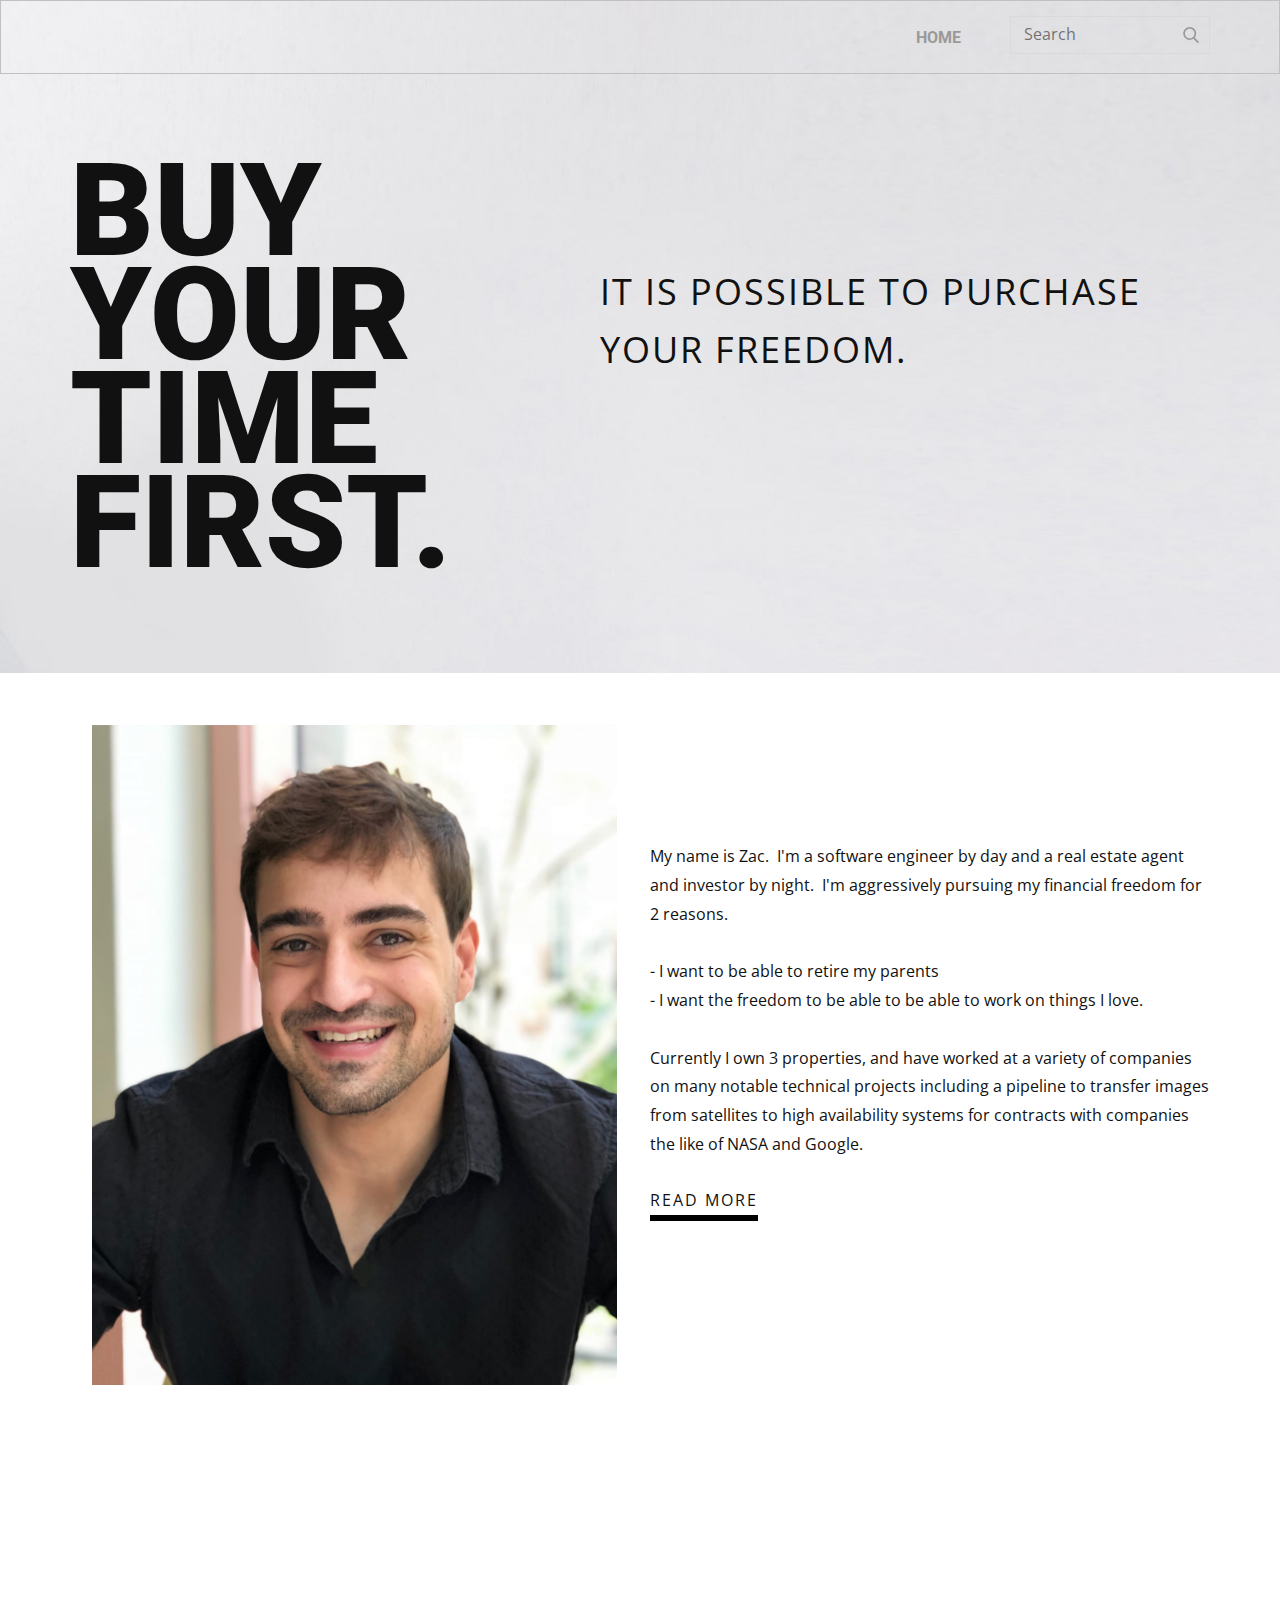
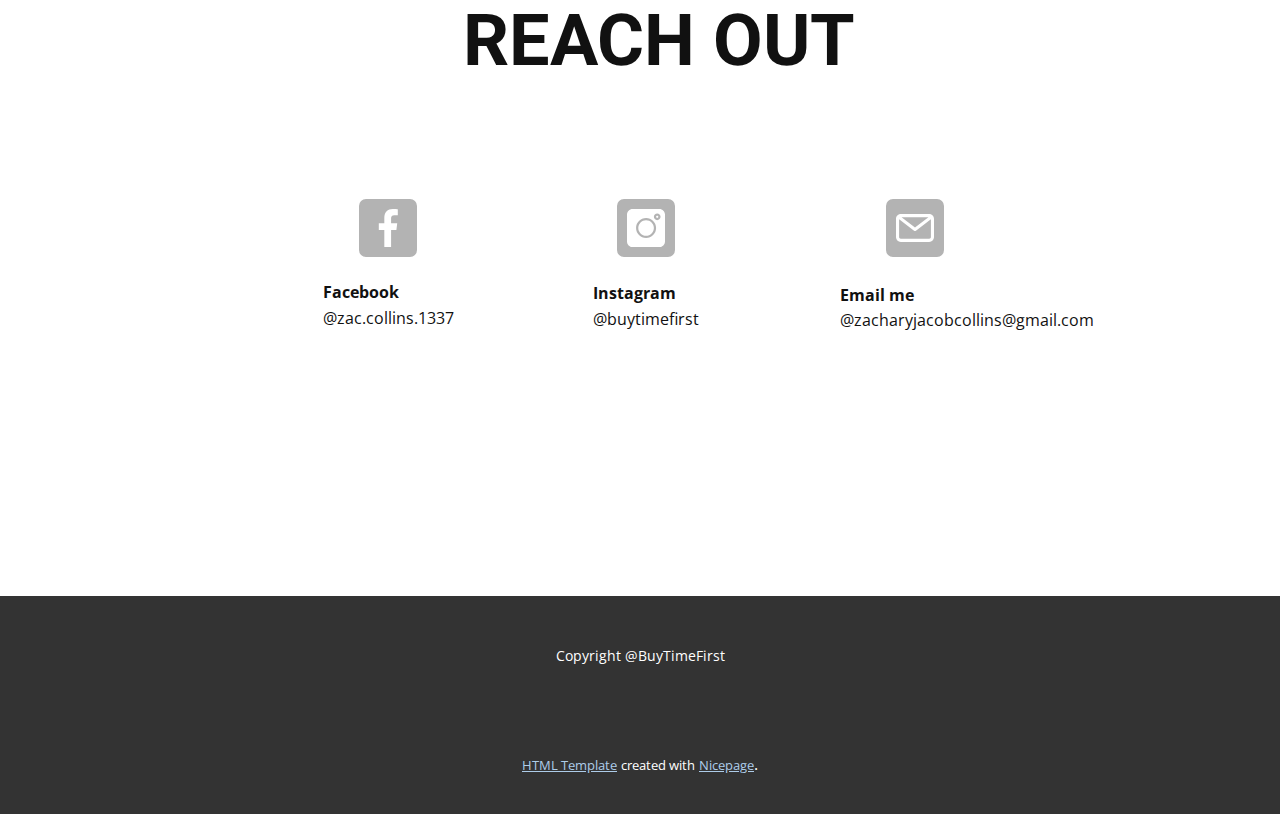
<file: BuyTimeFirst.html>
<!DOCTYPE html>
<html style="font-size: 16px;">
  <head>
    <meta name="viewport" content="width=device-width, initial-scale=1.0">
    <meta charset="utf-8">
    <meta name="keywords" content="Brand
design, solutions, our perfect team, Or just reach us right here, Let's get social!">
    <meta name="description" content="">
    <meta name="page_type" content="np-template-header-footer-from-plugin">
    <title>BuyTimeFirst</title>
    <link rel="stylesheet" href="nicepage.css" media="screen">
<link rel="stylesheet" href="BuyTimeFirst.css" media="screen">
    <script class="u-script" type="text/javascript" src="jquery.js" defer=""></script>
    <script class="u-script" type="text/javascript" src="nicepage.js" defer=""></script>
    <meta name="generator" content="Nicepage 2.21.3, nicepage.com">
    
    
    
    
    <link id="u-theme-google-font" rel="stylesheet" href="https://fonts.googleapis.com/css?family=Roboto:100,100i,300,300i,400,400i,500,500i,700,700i,900,900i|Open+Sans:300,300i,400,400i,600,600i,700,700i,800,800i">
    <script type="application/ld+json">{
		"@context": "http://schema.org",
		"@type": "Organization",
		"name": "Site4",
		"url": "index.html"
}</script>
    <meta property="og:title" content="BuyTimeFirst">
    <meta property="og:type" content="website">
    <meta name="theme-color" content="#478ac9">
    <meta property="og:url" content="index.html">
  </head>
  <body class="u-body u-overlap"><header class="u-align-center-xs u-border-1 u-border-grey-25 u-clearfix u-header u-header" id="sec-3f25"><div class="u-clearfix u-sheet u-sheet-1">
        <form class="u-border-1 u-border-grey-15 u-search u-search-right u-search-1">
          <button class="u-search-button" type="submit">
            <span class="u-search-icon u-spacing-10 u-text-grey-40">
              <svg class="u-svg-link" preserveAspectRatio="xMidYMin slice" viewBox="0 0 56.966 56.966" style="undefined"><use xmlns:xlink="http://www.w3.org/1999/xlink" xlink:href="#svg-b04b"></use></svg>
              <svg xmlns="http://www.w3.org/2000/svg" xmlns:xlink="http://www.w3.org/1999/xlink" version="1.1" id="svg-b04b" x="0px" y="0px" viewBox="0 0 56.966 56.966" style="enable-background:new 0 0 56.966 56.966;" xml:space="preserve" class="u-svg-content"><path d="M55.146,51.887L41.588,37.786c3.486-4.144,5.396-9.358,5.396-14.786c0-12.682-10.318-23-23-23s-23,10.318-23,23  s10.318,23,23,23c4.761,0,9.298-1.436,13.177-4.162l13.661,14.208c0.571,0.593,1.339,0.92,2.162,0.92  c0.779,0,1.518-0.297,2.079-0.837C56.255,54.982,56.293,53.08,55.146,51.887z M23.984,6c9.374,0,17,7.626,17,17s-7.626,17-17,17  s-17-7.626-17-17S14.61,6,23.984,6z"></path><g></g><g></g><g></g><g></g><g></g><g></g><g></g><g></g><g></g><g></g><g></g><g></g><g></g><g></g><g></g></svg>
            </span>
          </button>
          <input class="u-search-input" type="search" name="search" value="" placeholder="Search">
        </form>
        <nav class="u-align-left u-menu u-menu-dropdown u-nav-spacing-25 u-offcanvas u-menu-1">
          <div class="menu-collapse" style="font-size: 1rem; letter-spacing: 0; text-transform: uppercase; font-weight: 700;">
            <a class="u-button-style u-custom-left-right-menu-spacing u-custom-padding-bottom u-custom-text-active-color u-custom-text-color u-custom-text-hover-color u-custom-top-bottom-menu-spacing u-nav-link" href="#" style="padding: 4px 0; font-size: calc(1em + 8px);">
              <svg class="u-svg-link" preserveAspectRatio="xMidYMin slice" viewBox="0 0 302 302" style="undefined"><use xmlns:xlink="http://www.w3.org/1999/xlink" xlink:href="#svg-7b92"></use></svg>
              <svg xmlns="http://www.w3.org/2000/svg" xmlns:xlink="http://www.w3.org/1999/xlink" version="1.1" id="svg-7b92" x="0px" y="0px" viewBox="0 0 302 302" style="enable-background:new 0 0 302 302;" xml:space="preserve" class="u-svg-content"><g><rect y="36" width="302" height="30"></rect><rect y="236" width="302" height="30"></rect><rect y="136" width="302" height="30"></rect>
</g><g></g><g></g><g></g><g></g><g></g><g></g><g></g><g></g><g></g><g></g><g></g><g></g><g></g><g></g><g></g></svg>
            </a>
          </div>
          <div class="u-custom-menu u-nav-container">
            <ul class="u-custom-font u-heading-font u-nav u-spacing-0 u-unstyled u-nav-1"><li class="u-nav-item"><a class="u-button-style u-nav-link u-text-active-grey-90 u-text-grey-40 u-text-hover-grey-70" href="home.html" style="padding: 10px 20px;">home</a>
</li></ul>
          </div>
          <div class="u-custom-menu u-nav-container-collapse">
            <div class="u-align-center u-black u-container-style u-inner-container-layout u-opacity u-opacity-95 u-sidenav">
              <div class="u-menu-close"></div>
              <ul class="u-align-center u-nav u-popupmenu-items u-unstyled u-nav-2"><li class="u-nav-item"><a class="u-button-style u-nav-link" href="home.html" style="padding: 10px 20px;">home</a>
</li></ul>
            </div>
            <div class="u-black u-menu-overlay u-opacity u-opacity-70"></div>
          </div>
        </nav>
      </div></header>
    <section class="u-clearfix u-image u-section-1" id="carousel_14af" data-image-width="1980" data-image-height="1186">
      <div class="u-clearfix u-sheet u-sheet-1">
        <div class="u-align-left u-container-style u-group u-group-1">
          <div class="u-container-layout u-container-layout-1">
            <p class="u-text u-text-1">It is possible to purchase your freedom.</p>
          </div>
        </div>
        <h1 class="u-text u-text-2">Buy your time first.<br>
        </h1>
      </div>
    </section>
    <section class="u-clearfix u-section-2" id="carousel_4d36">
      <div class="u-clearfix u-sheet u-valign-middle u-sheet-1">
        <div class="u-clearfix u-expanded-width u-layout-wrap u-layout-wrap-1">
          <div class="u-layout">
            <div class="u-layout-row">
              <div class="u-size-30 u-size-60-md">
                <div class="u-layout-col">
                  <div class="u-container-style u-layout-cell u-left-cell u-size-60 u-layout-cell-1">
                    <div class="u-container-layout u-valign-bottom-xs u-valign-middle-md u-valign-middle-sm u-container-layout-1">
                      <img src="images/ScreenShot2020-08-05at4.57.26PM.png" alt="" class="u-image u-image-default u-image-1" data-image-width="845" data-image-height="916">
                    </div>
                  </div>
                </div>
              </div>
              <div class="u-size-30 u-size-60-md">
                <div class="u-layout-col">
                  <div class="u-size-40">
                    <div class="u-layout-row">
                      <div class="u-container-style u-layout-cell u-right-cell u-size-60 u-layout-cell-2">
                        <div class="u-container-layout u-container-layout-2">
                          <p class="u-text u-text-default u-text-1">My name is Zac.&nbsp; I'm a software engineer by day and a real estate agent and investor by night.&nbsp; I'm aggressively pursuing my financial freedom for 2 reasons.<br>
                            <br>- I want to be able to retire my parents<br>- I want the freedom to be able to be able to work on things I love.<br>
                            <br>Currently I own 3 properties, and have worked at a variety of companies on many notable technical projects including a pipeline to transfer images from satellites to high availability systems for contracts with companies the like of NASA and Google.<br>
                            <br>
                          </p>
                          <a href="https://nicepage.com" class="u-border-6 u-border-black u-link u-no-underline u-text-body-color u-link-1">read more</a>
                        </div>
                      </div>
                    </div>
                  </div>
                  <div class="u-size-20">
                    <div class="u-layout-row">
                      <div class="u-container-style u-layout-cell u-size-30 u-layout-cell-3">
                        <div class="u-container-layout u-container-layout-3"></div>
                      </div>
                      <div class="u-container-style u-layout-cell u-right-cell u-size-30 u-layout-cell-4">
                        <div class="u-container-layout u-container-layout-4"></div>
                      </div>
                    </div>
                  </div>
                </div>
              </div>
            </div>
          </div>
        </div>
      </div>
    </section>
    <section class="u-clearfix u-section-3" id="carousel_0784">
      <div class="u-clearfix u-sheet u-valign-middle u-sheet-1">
        <div class="u-clearfix u-expanded-width u-layout-wrap u-layout-wrap-1">
          <div class="u-layout">
            <div class="u-layout-row">
              <div class="u-align-left u-container-style u-layout-cell u-left-cell u-size-2 u-layout-cell-1">
                <div class="u-container-layout u-container-layout-1"></div>
              </div>
              <div class="u-align-left u-container-style u-layout-cell u-right-cell u-size-58 u-layout-cell-2">
                <div class="u-container-layout u-container-layout-2">
                  <h2 class="u-text u-text-default u-text-1">Reach out</h2>
                  <span class="u-border-radius-10 u-grey-30 u-icon u-icon-rounded u-spacing-10 u-icon-1">
                    <svg class="u-svg-link" preserveAspectRatio="xMidYMin slice" viewBox="0 0 24 24" style=""><use xmlns:xlink="http://www.w3.org/1999/xlink" xlink:href="#svg-f535"></use></svg>
                    <svg xmlns="http://www.w3.org/2000/svg" id="svg-f535" enable-background="new 0 0 24 24" viewBox="0 0 24 24" class="u-svg-content"><path d="m15.997 3.985h2.191v-3.816c-.378-.052-1.678-.169-3.192-.169-3.159 0-5.323 1.987-5.323 5.639v3.361h-3.486v4.266h3.486v10.734h4.274v-10.733h3.345l.531-4.266h-3.877v-2.939c.001-1.233.333-2.077 2.051-2.077z"></path></svg>
                  </span>
                  <span class="u-border-radius-10 u-grey-30 u-icon u-icon-rounded u-spacing-10 u-icon-2">
                    <svg class="u-svg-link" preserveAspectRatio="xMidYMin slice" viewBox="0 0 512 512" style=""><use xmlns:xlink="http://www.w3.org/1999/xlink" xlink:href="#svg-aa72"></use></svg>
                    <svg xmlns="http://www.w3.org/2000/svg" viewBox="0 0 512 512" id="svg-aa72" class="u-svg-content"><path d="m437 0h-362c-41.351562 0-75 33.648438-75 75v362c0 41.351562 33.648438 75 75 75h362c41.351562 0 75-33.648438 75-75v-362c0-41.351562-33.648438-75-75-75zm-180 390c-74.441406 0-135-60.558594-135-135s60.558594-135 135-135 135 60.558594 135 135-60.558594 135-135 135zm150-240c-24.8125 0-45-20.1875-45-45s20.1875-45 45-45 45 20.1875 45 45-20.1875 45-45 45zm0 0"></path><path d="m407 90c-8.277344 0-15 6.722656-15 15s6.722656 15 15 15 15-6.722656 15-15-6.722656-15-15-15zm0 0"></path><path d="m257 150c-57.890625 0-105 47.109375-105 105s47.109375 105 105 105 105-47.109375 105-105-47.109375-105-105-105zm0 0"></path></svg>
                  </span>
                  <span class="u-border-radius-10 u-grey-30 u-icon u-icon-rounded u-spacing-10 u-icon-3" data-href="mailto:ZacharyJacobCollins@gmail.com?subject=Reaching%20out%20from%20BuyTimeFirst">
                    <svg class="u-svg-link" preserveAspectRatio="xMidYMin slice" viewBox="0 0 184 184" style=""><use xmlns:xlink="http://www.w3.org/1999/xlink" xlink:href="#svg-aa1d"></use></svg>
                    <svg xmlns="http://www.w3.org/2000/svg" xmlns:xlink="http://www.w3.org/1999/xlink" version="1.1" xml:space="preserve" class="u-svg-content" viewBox="0 0 184 184" x="0px" y="0px" id="svg-aa1d" style="enable-background:new 0 0 184 184;"><g><path style="fill:currentColor;" d="M160.746,24.61H23.254C10.432,24.61,0,35.042,0,47.864v88.271c0,12.822,10.432,23.254,23.254,23.254   h137.492c12.822,0,23.254-10.432,23.254-23.254V47.864C184,35.042,173.568,24.61,160.746,24.61z M157.113,39.61L92,89.909   L26.887,39.61H157.113z M160.746,144.39H23.254c-4.551,0-8.254-3.703-8.254-8.254V49.382l72.415,55.94   c1.35,1.043,2.968,1.564,4.585,1.564s3.235-0.521,4.585-1.564L169,49.382v86.753C169,140.687,165.297,144.39,160.746,144.39z"></path>
</g></svg>
                  </span>
                  <p class="u-text u-text-default u-text-2"><b>Facebook</b>
                    <br>@zac.collins.1337
                  </p>
                  <p class="u-text u-text-default u-text-3"><b>Instagram</b>
                    <br>@buytimefirst
                  </p>
                  <p class="u-text u-text-default u-text-4"><b>Email me</b>
                    <br>@zacharyjacobcollins@gmail.com
                  </p>
                </div>
              </div>
            </div>
          </div>
        </div>
      </div>
    </section>
    
    
    <footer class="u-align-center u-clearfix u-footer u-grey-80 u-footer" id="sec-5600"><div class="u-clearfix u-sheet u-sheet-1">
        <p class="u-small-text u-text u-text-variant u-text-1">Copyright @BuyTimeFirst</p>
      </div></footer>
    <section class="u-backlink u-clearfix u-grey-80">
      <a class="u-link" href="https://nicepage.com/html-templates" target="_blank">
        <span>HTML Template</span>
      </a>
      <p class="u-text">
        <span>created with</span>
      </p>
      <a class="u-link" href="https://nicepage.com/html" target="_blank">
        <span>Nicepage</span>
      </a>. 
    </section>
  </body>
</html>
</file>
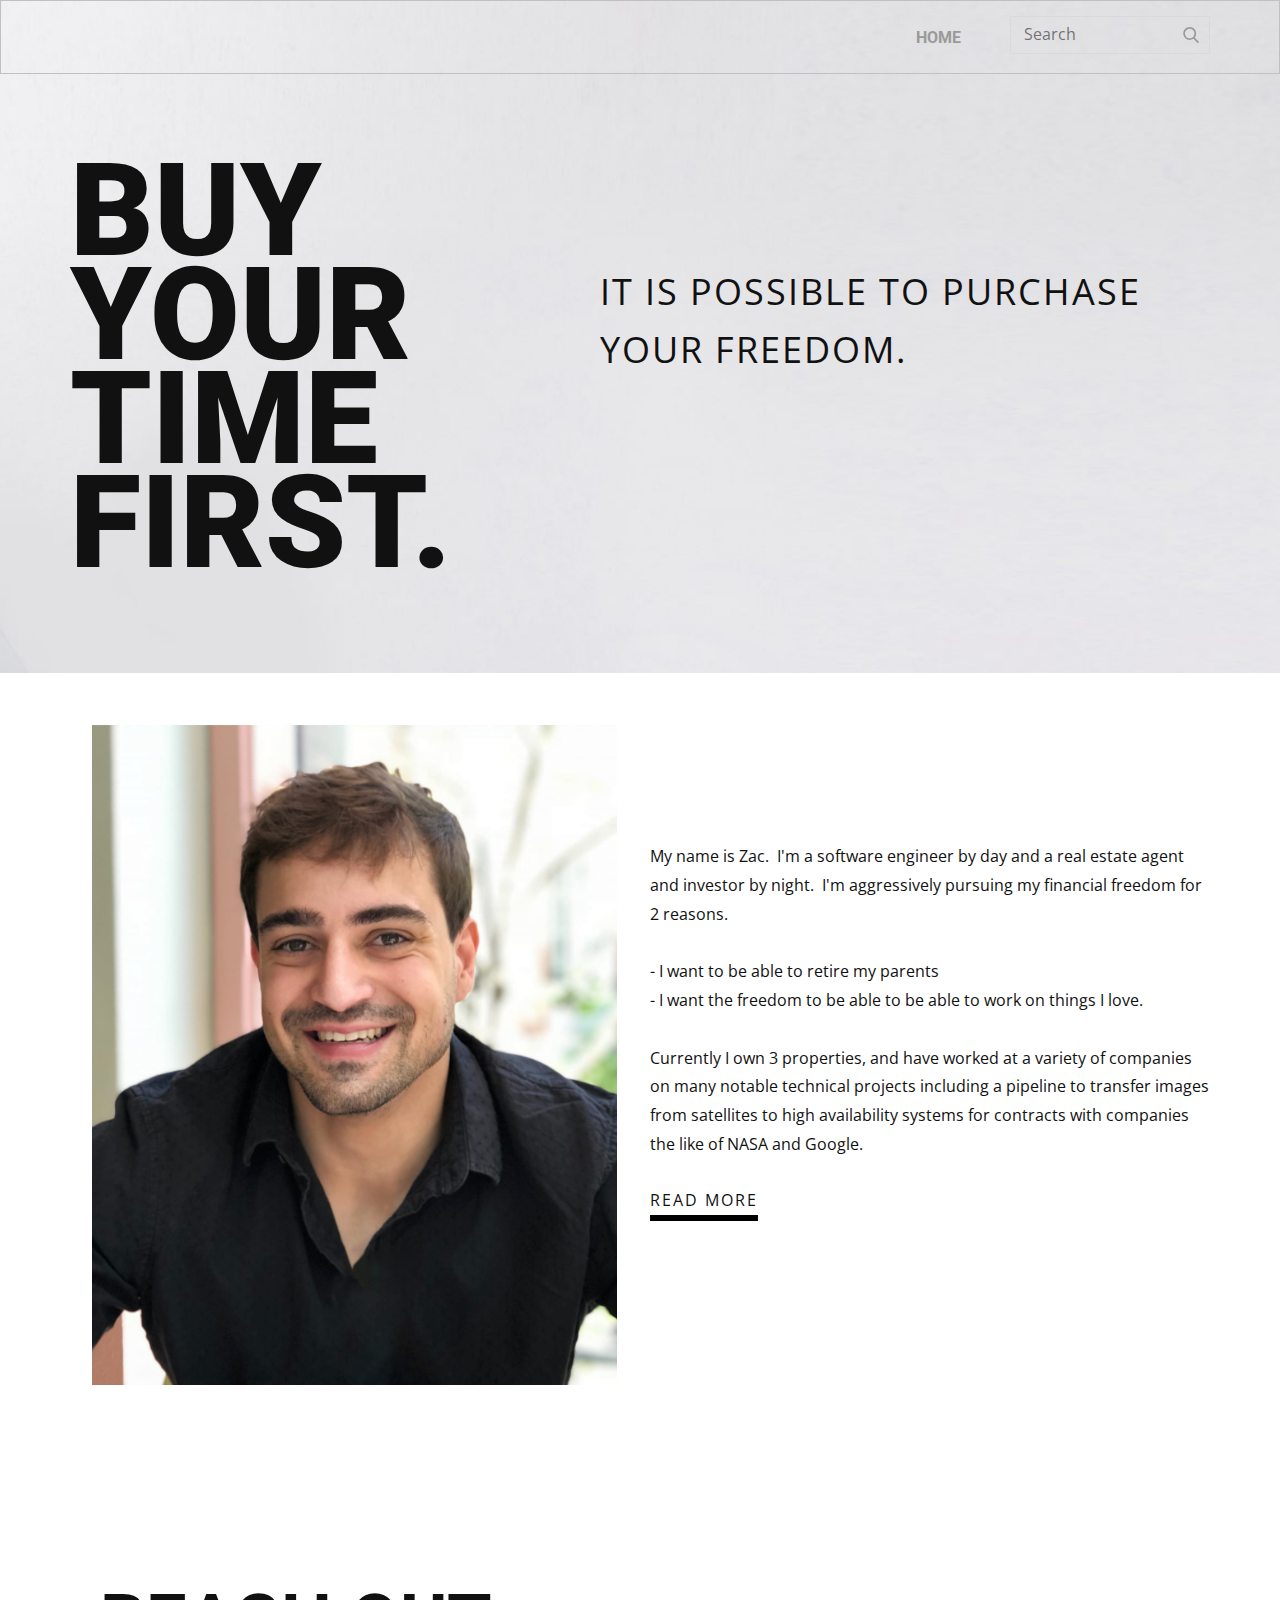
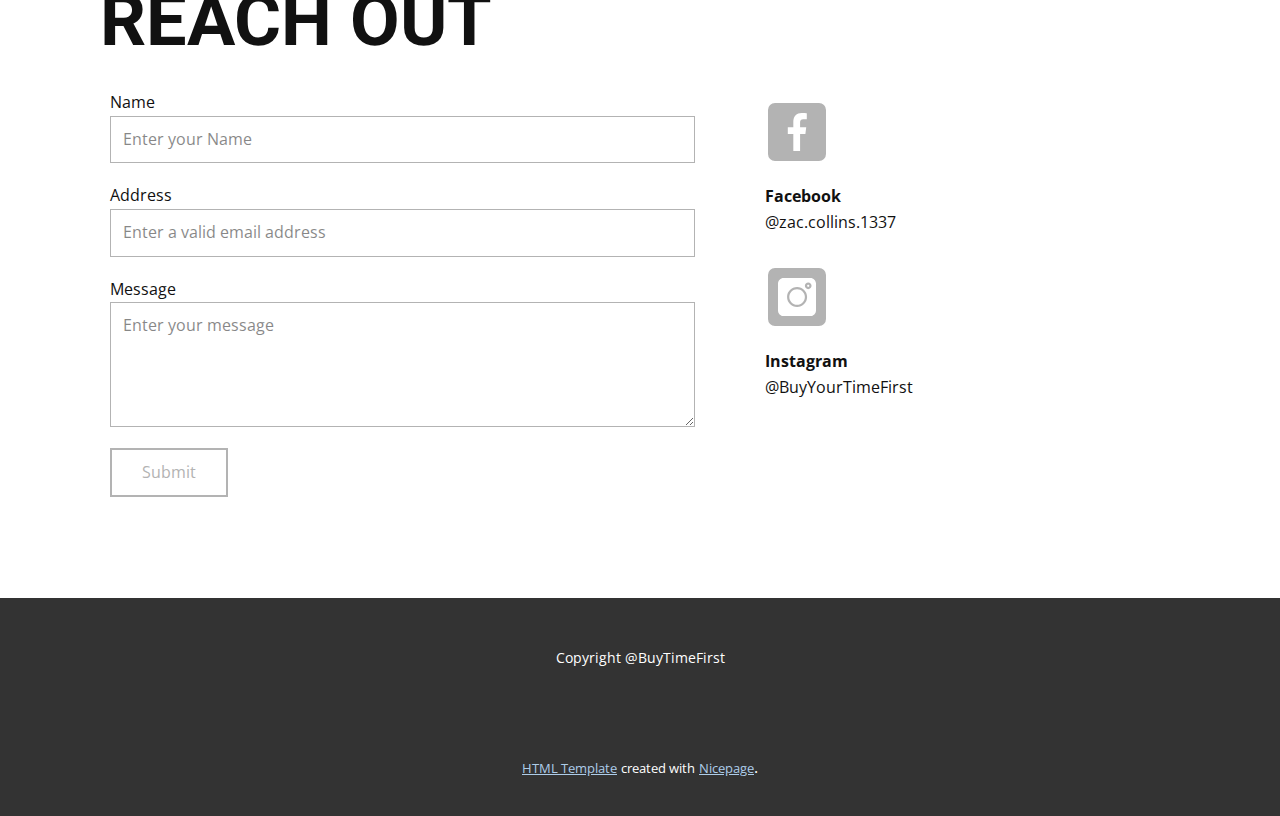
<file: Page-1.html>
<!DOCTYPE html>
<html style="font-size: 16px;">
  <head>
    <meta name="viewport" content="width=device-width, initial-scale=1.0">
    <meta charset="utf-8">
    <meta name="keywords" content="Brand
design, solutions, our perfect team, Or just reach us right here, Let's get social!">
    <meta name="description" content="">
    <meta name="page_type" content="np-template-header-footer-from-plugin">
    <title>Page 1</title>
    <link rel="stylesheet" href="nicepage.css" media="screen">
<link rel="stylesheet" href="Page-1.css" media="screen">
    <script class="u-script" type="text/javascript" src="jquery.js" defer=""></script>
    <script class="u-script" type="text/javascript" src="nicepage.js" defer=""></script>
    <meta name="generator" content="Nicepage 2.21.3, nicepage.com">
    
    
    
    
    <link id="u-theme-google-font" rel="stylesheet" href="https://fonts.googleapis.com/css?family=Roboto:100,100i,300,300i,400,400i,500,500i,700,700i,900,900i|Open+Sans:300,300i,400,400i,600,600i,700,700i,800,800i">
    <script type="application/ld+json">{
		"@context": "http://schema.org",
		"@type": "Organization",
		"name": "",
		"url": "index.html"
}</script>
    <meta property="og:title" content="Page 1">
    <meta property="og:type" content="website">
    <meta name="theme-color" content="#478ac9">
    <meta property="og:url" content="index.html">
  </head>
  <body class="u-body u-overlap"><header class="u-align-center-xs u-border-1 u-border-grey-25 u-clearfix u-header u-header" id="sec-3f25"><div class="u-clearfix u-sheet u-sheet-1">
        <form class="u-border-1 u-border-grey-15 u-search u-search-right u-search-1">
          <button class="u-search-button" type="submit">
            <span class="u-search-icon u-spacing-10 u-text-grey-40">
              <svg class="u-svg-link" preserveAspectRatio="xMidYMin slice" viewBox="0 0 56.966 56.966" style="undefined"><use xmlns:xlink="http://www.w3.org/1999/xlink" xlink:href="#svg-b04b"></use></svg>
              <svg xmlns="http://www.w3.org/2000/svg" xmlns:xlink="http://www.w3.org/1999/xlink" version="1.1" id="svg-b04b" x="0px" y="0px" viewBox="0 0 56.966 56.966" style="enable-background:new 0 0 56.966 56.966;" xml:space="preserve" class="u-svg-content"><path d="M55.146,51.887L41.588,37.786c3.486-4.144,5.396-9.358,5.396-14.786c0-12.682-10.318-23-23-23s-23,10.318-23,23  s10.318,23,23,23c4.761,0,9.298-1.436,13.177-4.162l13.661,14.208c0.571,0.593,1.339,0.92,2.162,0.92  c0.779,0,1.518-0.297,2.079-0.837C56.255,54.982,56.293,53.08,55.146,51.887z M23.984,6c9.374,0,17,7.626,17,17s-7.626,17-17,17  s-17-7.626-17-17S14.61,6,23.984,6z"></path><g></g><g></g><g></g><g></g><g></g><g></g><g></g><g></g><g></g><g></g><g></g><g></g><g></g><g></g><g></g></svg>
            </span>
          </button>
          <input class="u-search-input" type="search" name="search" value="" placeholder="Search">
        </form>
        <nav class="u-align-left u-menu u-menu-dropdown u-nav-spacing-25 u-offcanvas u-menu-1">
          <div class="menu-collapse" style="font-size: 1rem; letter-spacing: 0; text-transform: uppercase; font-weight: 700;">
            <a class="u-button-style u-custom-left-right-menu-spacing u-custom-padding-bottom u-custom-text-active-color u-custom-text-color u-custom-text-hover-color u-custom-top-bottom-menu-spacing u-nav-link" href="#" style="padding: 4px 0; font-size: calc(1em + 8px);">
              <svg class="u-svg-link" preserveAspectRatio="xMidYMin slice" viewBox="0 0 302 302" style="undefined"><use xmlns:xlink="http://www.w3.org/1999/xlink" xlink:href="#svg-7b92"></use></svg>
              <svg xmlns="http://www.w3.org/2000/svg" xmlns:xlink="http://www.w3.org/1999/xlink" version="1.1" id="svg-7b92" x="0px" y="0px" viewBox="0 0 302 302" style="enable-background:new 0 0 302 302;" xml:space="preserve" class="u-svg-content"><g><rect y="36" width="302" height="30"></rect><rect y="236" width="302" height="30"></rect><rect y="136" width="302" height="30"></rect>
</g><g></g><g></g><g></g><g></g><g></g><g></g><g></g><g></g><g></g><g></g><g></g><g></g><g></g><g></g><g></g></svg>
            </a>
          </div>
          <div class="u-custom-menu u-nav-container">
            <ul class="u-custom-font u-heading-font u-nav u-spacing-0 u-unstyled u-nav-1"><li class="u-nav-item"><a class="u-button-style u-nav-link u-text-active-grey-90 u-text-grey-40 u-text-hover-grey-70" href="home.html" style="padding: 10px 20px;">home</a>
</li></ul>
          </div>
          <div class="u-custom-menu u-nav-container-collapse">
            <div class="u-align-center u-black u-container-style u-inner-container-layout u-opacity u-opacity-95 u-sidenav">
              <div class="u-menu-close"></div>
              <ul class="u-align-center u-nav u-popupmenu-items u-unstyled u-nav-2"><li class="u-nav-item"><a class="u-button-style u-nav-link" href="home.html" style="padding: 10px 20px;">home</a>
</li></ul>
            </div>
            <div class="u-black u-menu-overlay u-opacity u-opacity-70"></div>
          </div>
        </nav>
      </div></header>
    <section class="u-clearfix u-image u-section-1" id="carousel_14af" data-image-width="1980" data-image-height="1186">
      <div class="u-clearfix u-sheet u-sheet-1">
        <div class="u-align-left u-container-style u-group u-group-1">
          <div class="u-container-layout u-container-layout-1">
            <p class="u-text u-text-1">It is possible to purchase your freedom.</p>
          </div>
        </div>
        <h1 class="u-text u-text-2">Buy your time first.<br>
        </h1>
      </div>
    </section>
    <section class="u-clearfix u-section-2" id="carousel_4d36">
      <div class="u-clearfix u-sheet u-valign-middle u-sheet-1">
        <div class="u-clearfix u-expanded-width u-layout-wrap u-layout-wrap-1">
          <div class="u-layout">
            <div class="u-layout-row">
              <div class="u-size-30 u-size-60-md">
                <div class="u-layout-col">
                  <div class="u-container-style u-layout-cell u-left-cell u-size-60 u-layout-cell-1">
                    <div class="u-container-layout u-valign-bottom-xs u-valign-middle-md u-valign-middle-sm u-container-layout-1">
                      <img src="images/ScreenShot2020-08-05at4.57.26PM.png" alt="" class="u-image u-image-default u-image-1" data-image-width="845" data-image-height="916">
                    </div>
                  </div>
                </div>
              </div>
              <div class="u-size-30 u-size-60-md">
                <div class="u-layout-col">
                  <div class="u-size-40">
                    <div class="u-layout-row">
                      <div class="u-container-style u-layout-cell u-right-cell u-size-60 u-layout-cell-2">
                        <div class="u-container-layout u-container-layout-2">
                          <p class="u-text u-text-default u-text-1">My name is Zac.&nbsp; I'm a software engineer by day and a real estate agent and investor by night.&nbsp; I'm aggressively pursuing my financial freedom for 2 reasons.<br>
                            <br>- I want to be able to retire my parents<br>- I want the freedom to be able to be able to work on things I love.<br>
                            <br>Currently I own 3 properties, and have worked at a variety of companies on many notable technical projects including a pipeline to transfer images from satellites to high availability systems for contracts with companies the like of NASA and Google.<br>
                            <br>
                          </p>
                          <a href="https://nicepage.com" class="u-border-6 u-border-black u-link u-no-underline u-text-body-color u-link-1">read more</a>
                        </div>
                      </div>
                    </div>
                  </div>
                  <div class="u-size-20">
                    <div class="u-layout-row">
                      <div class="u-container-style u-layout-cell u-size-30 u-layout-cell-3">
                        <div class="u-container-layout u-container-layout-3"></div>
                      </div>
                      <div class="u-container-style u-layout-cell u-right-cell u-size-30 u-layout-cell-4">
                        <div class="u-container-layout u-container-layout-4"></div>
                      </div>
                    </div>
                  </div>
                </div>
              </div>
            </div>
          </div>
        </div>
      </div>
    </section>
    <section class="u-clearfix u-section-3" id="carousel_0784">
      <div class="u-clearfix u-sheet u-valign-middle-lg u-valign-middle-xl u-sheet-1">
        <div class="u-clearfix u-expanded-width u-layout-wrap u-layout-wrap-1">
          <div class="u-layout">
            <div class="u-layout-row">
              <div class="u-align-left u-container-style u-layout-cell u-left-cell u-size-35 u-layout-cell-1">
                <div class="u-container-layout u-valign-top u-container-layout-1">
                  <h2 class="u-text u-text-default u-text-1">Reach out</h2>
                  <div class="u-expanded-width u-form u-form-1">
                    <form action="#" method="POST" class="u-clearfix u-form-spacing-20 u-form-vertical u-inner-form" style="padding: 10px" source="custom" name="form">
                      <div class="u-form-group u-form-name u-form-group-1">
                        <label for="name-55d7" class="u-label">Name</label>
                        <input type="text" placeholder="Enter your Name" id="name-55d7" name="name" class="u-border-1 u-border-grey-30 u-input u-input-rectangle u-white" required="">
                      </div>
                      <div class="u-form-email u-form-group u-form-group-2">
                        <label for="email-55d7" class="u-label">Address</label>
                        <input type="email" placeholder="Enter a valid email address" id="email-55d7" name="email" class="u-border-1 u-border-grey-30 u-input u-input-rectangle u-white" required="">
                      </div>
                      <div class="u-form-group u-form-message u-form-group-3">
                        <label for="message-55d7" class="u-label">Message</label>
                        <textarea placeholder="Enter your message" rows="4" cols="50" id="message-55d7" name="message" class="u-border-1 u-border-grey-30 u-input u-input-rectangle u-white" required=""></textarea>
                      </div>
                      <div class="u-align-left u-form-group u-form-submit u-form-group-4">
                        <a href="https://nicepage.com" class="u-border-2 u-border-grey-30 u-btn u-btn-submit u-button-style u-none u-btn-1">Submit</a>
                        <input type="submit" value="submit" class="u-form-control-hidden">
                      </div>
                      <div class="u-form-send-message u-form-send-success"> Thank you! Your message has been sent. </div>
                      <div class="u-form-send-error u-form-send-message"> Unable to send your message. Please fix errors then try again. </div>
                      <input type="hidden" value="" name="recaptchaResponse">
                    </form>
                  </div>
                </div>
              </div>
              <div class="u-align-left u-container-style u-layout-cell u-right-cell u-size-25 u-layout-cell-2">
                <div class="u-container-layout u-container-layout-2">
                  <span class="u-border-radius-10 u-grey-30 u-icon u-icon-rounded u-spacing-10 u-icon-1">
                    <svg class="u-svg-link" preserveAspectRatio="xMidYMin slice" viewBox="0 0 24 24" style=""><use xmlns:xlink="http://www.w3.org/1999/xlink" xlink:href="#svg-f535"></use></svg>
                    <svg xmlns="http://www.w3.org/2000/svg" id="svg-f535" enable-background="new 0 0 24 24" viewBox="0 0 24 24" class="u-svg-content"><path d="m15.997 3.985h2.191v-3.816c-.378-.052-1.678-.169-3.192-.169-3.159 0-5.323 1.987-5.323 5.639v3.361h-3.486v4.266h3.486v10.734h4.274v-10.733h3.345l.531-4.266h-3.877v-2.939c.001-1.233.333-2.077 2.051-2.077z"></path></svg>
                  </span>
                  <p class="u-text u-text-default u-text-2"><b>Facebook</b>
                    <br>@zac.collins.1337
                  </p>
                  <span class="u-border-radius-10 u-grey-30 u-icon u-icon-rounded u-spacing-10 u-icon-2">
                    <svg class="u-svg-link" preserveAspectRatio="xMidYMin slice" viewBox="0 0 512 512" style=""><use xmlns:xlink="http://www.w3.org/1999/xlink" xlink:href="#svg-aa72"></use></svg>
                    <svg xmlns="http://www.w3.org/2000/svg" viewBox="0 0 512 512" id="svg-aa72" class="u-svg-content"><path d="m437 0h-362c-41.351562 0-75 33.648438-75 75v362c0 41.351562 33.648438 75 75 75h362c41.351562 0 75-33.648438 75-75v-362c0-41.351562-33.648438-75-75-75zm-180 390c-74.441406 0-135-60.558594-135-135s60.558594-135 135-135 135 60.558594 135 135-60.558594 135-135 135zm150-240c-24.8125 0-45-20.1875-45-45s20.1875-45 45-45 45 20.1875 45 45-20.1875 45-45 45zm0 0"></path><path d="m407 90c-8.277344 0-15 6.722656-15 15s6.722656 15 15 15 15-6.722656 15-15-6.722656-15-15-15zm0 0"></path><path d="m257 150c-57.890625 0-105 47.109375-105 105s47.109375 105 105 105 105-47.109375 105-105-47.109375-105-105-105zm0 0"></path></svg>
                  </span>
                  <p class="u-text u-text-default u-text-3"><b>Instagram</b>
                    <br>@BuyYourTimeFirst
                  </p>
                </div>
              </div>
            </div>
          </div>
        </div>
      </div>
    </section>
    
    
    <footer class="u-align-center u-clearfix u-footer u-grey-80 u-footer" id="sec-5600"><div class="u-clearfix u-sheet u-sheet-1">
        <p class="u-small-text u-text u-text-variant u-text-1">Copyright @BuyTimeFirst</p>
      </div></footer>
    <section class="u-backlink u-clearfix u-grey-80">
      <a class="u-link" href="https://nicepage.com/html-templates" target="_blank">
        <span>HTML Template</span>
      </a>
      <p class="u-text">
        <span>created with</span>
      </p>
      <a class="u-link" href="https://nicepage.com/html" target="_blank">
        <span>Nicepage</span>
      </a>. 
    </section>
  </body>
</html>
</file>
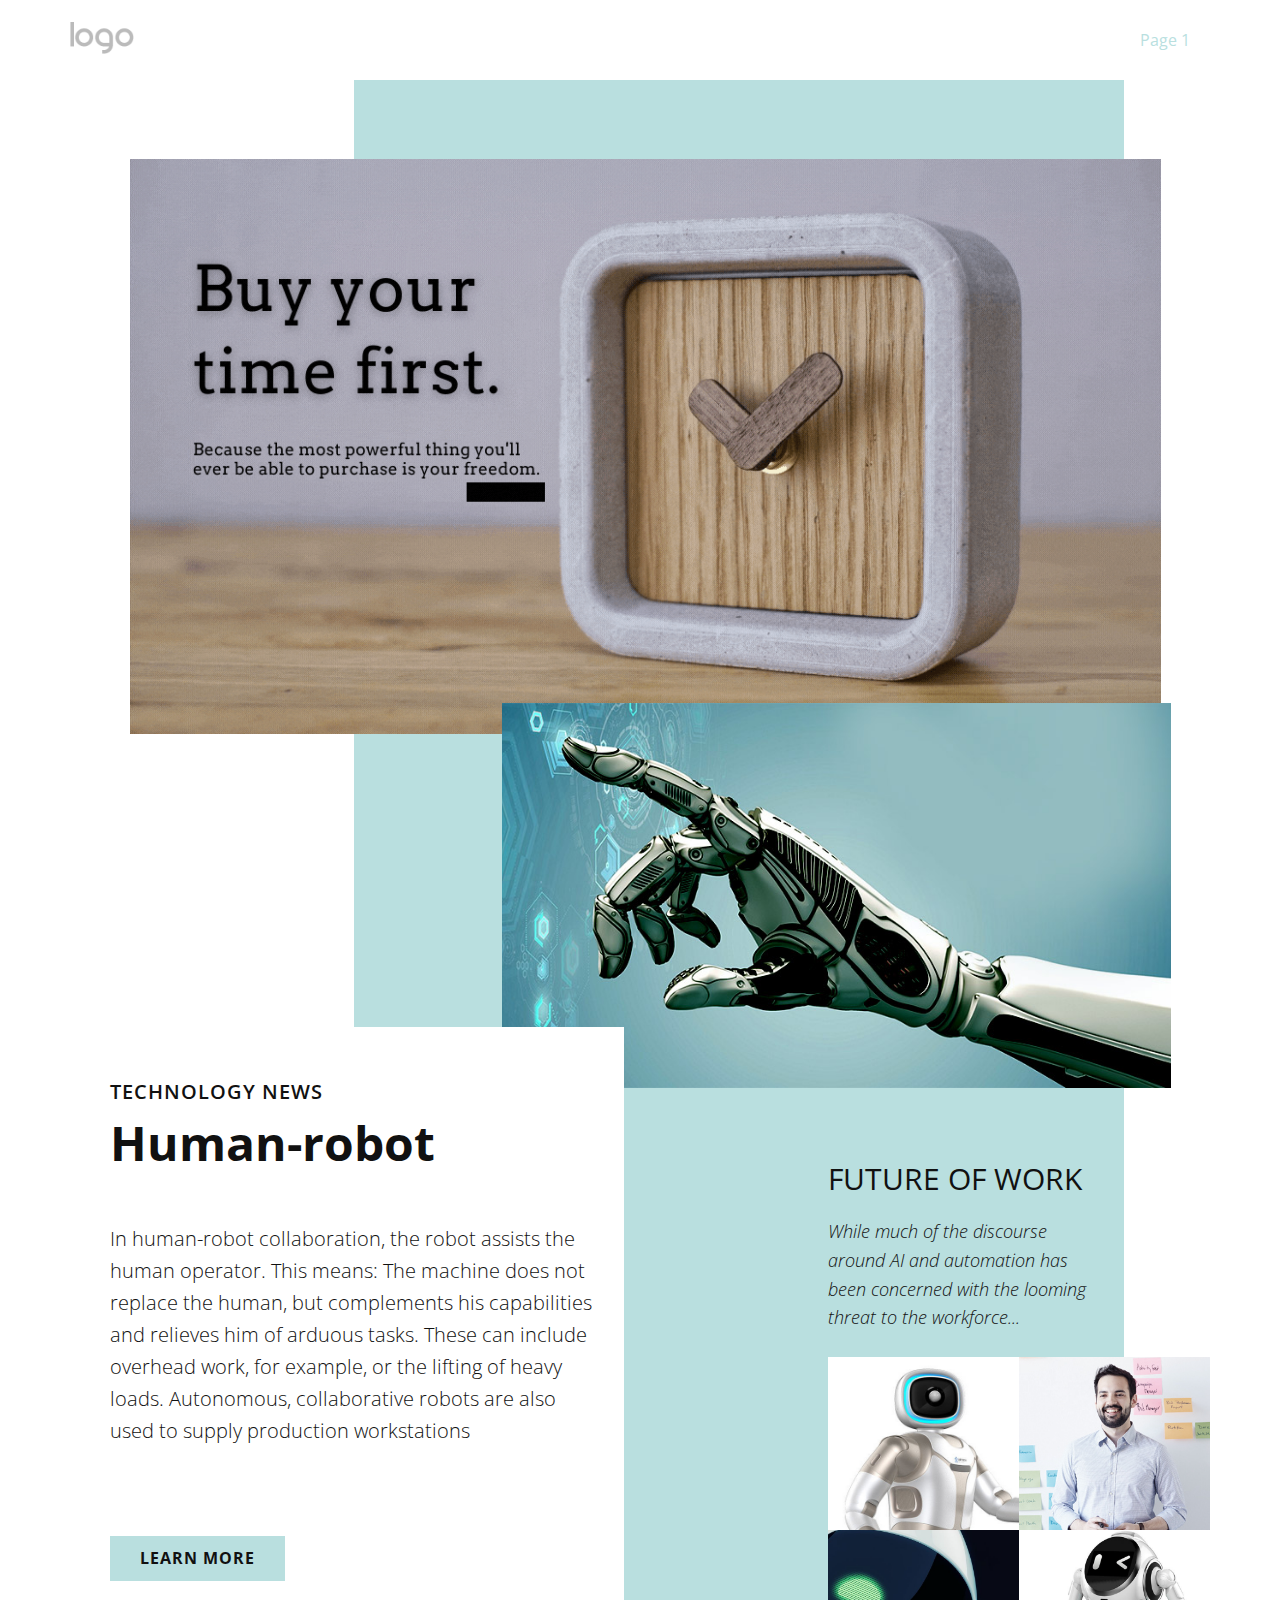
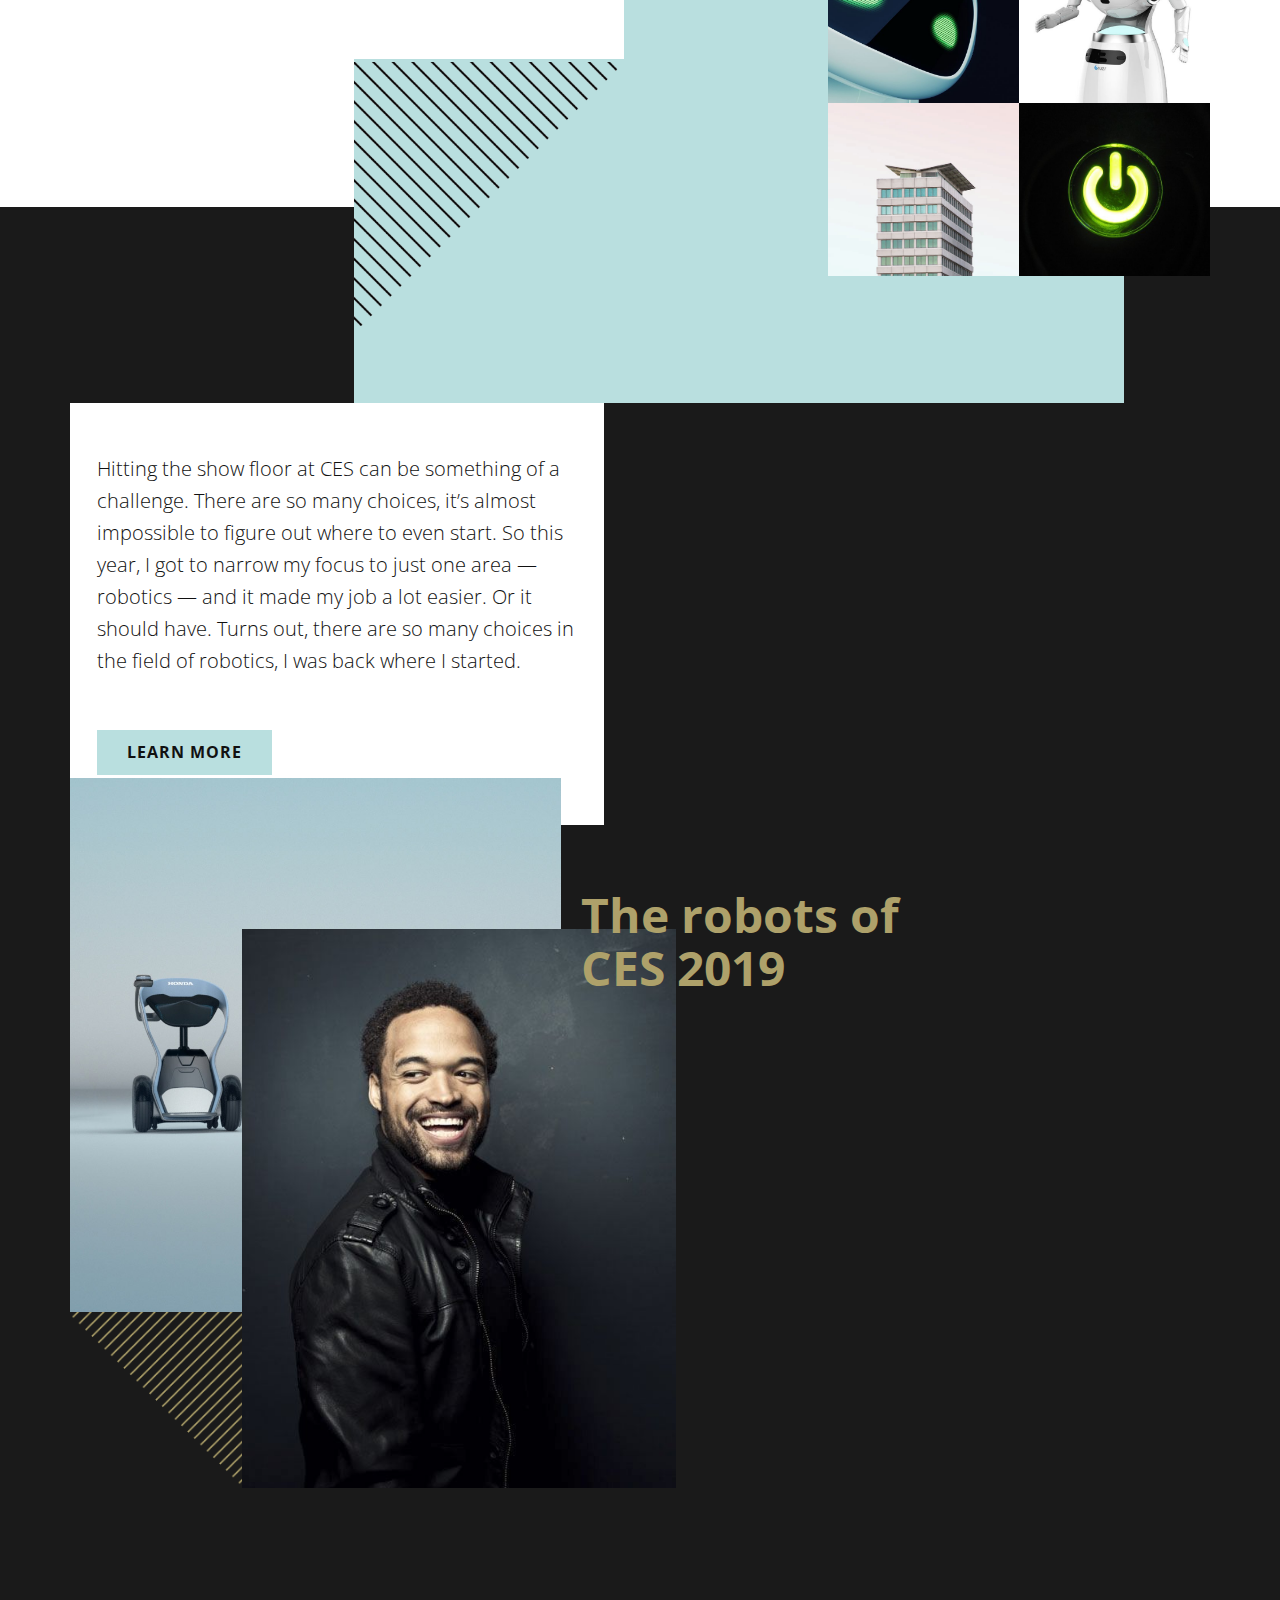
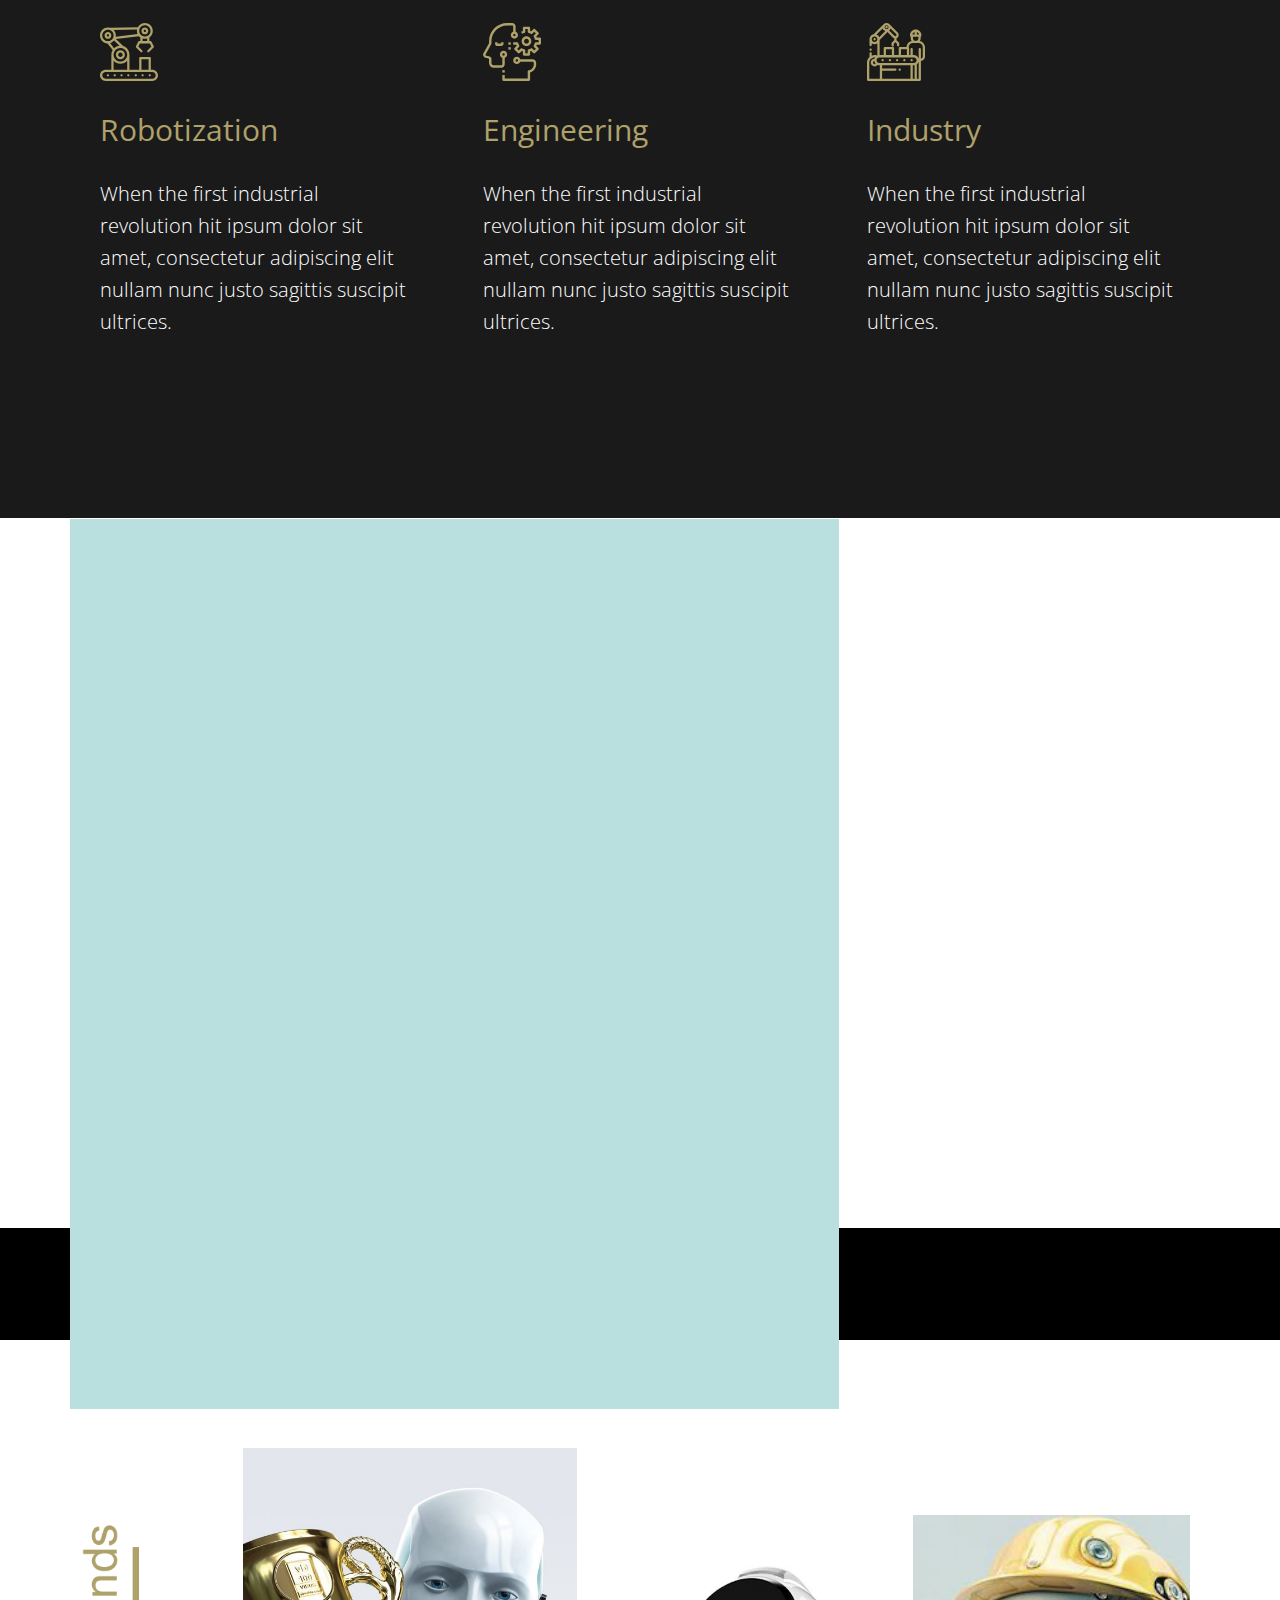
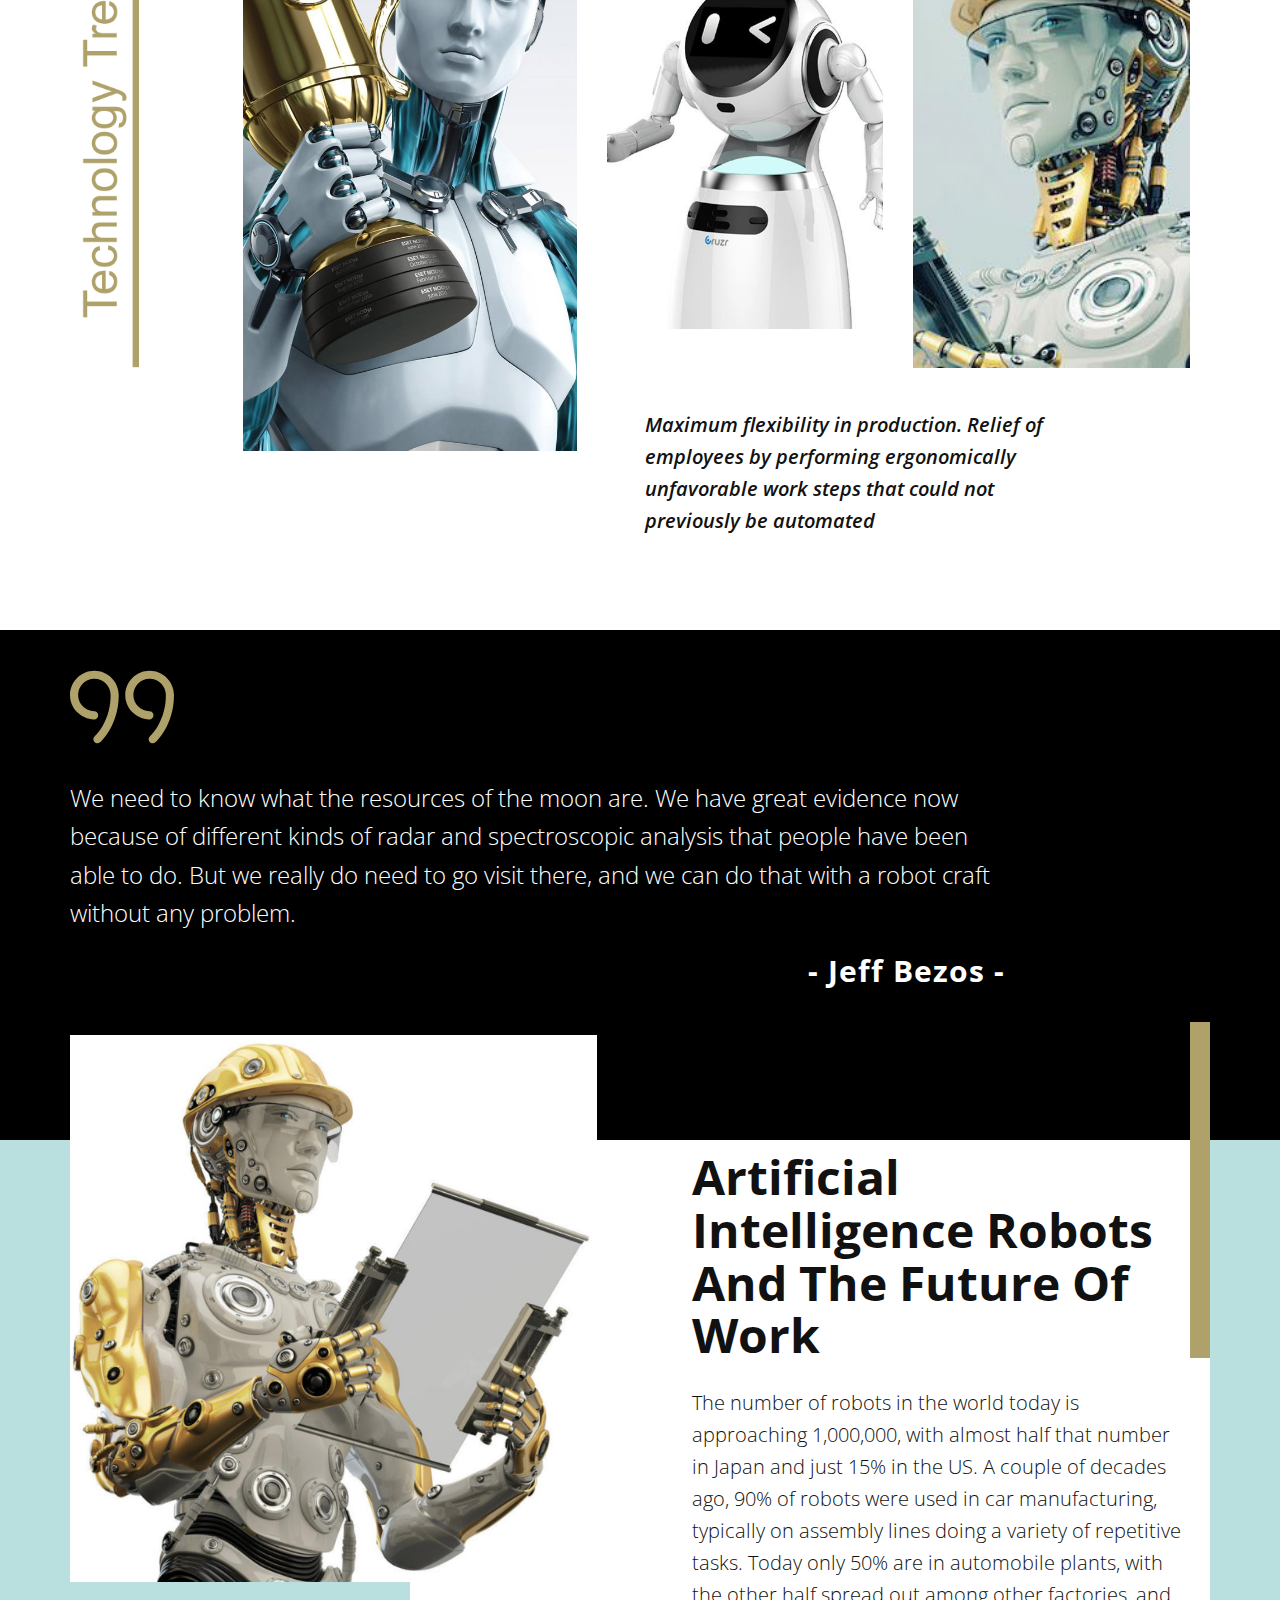
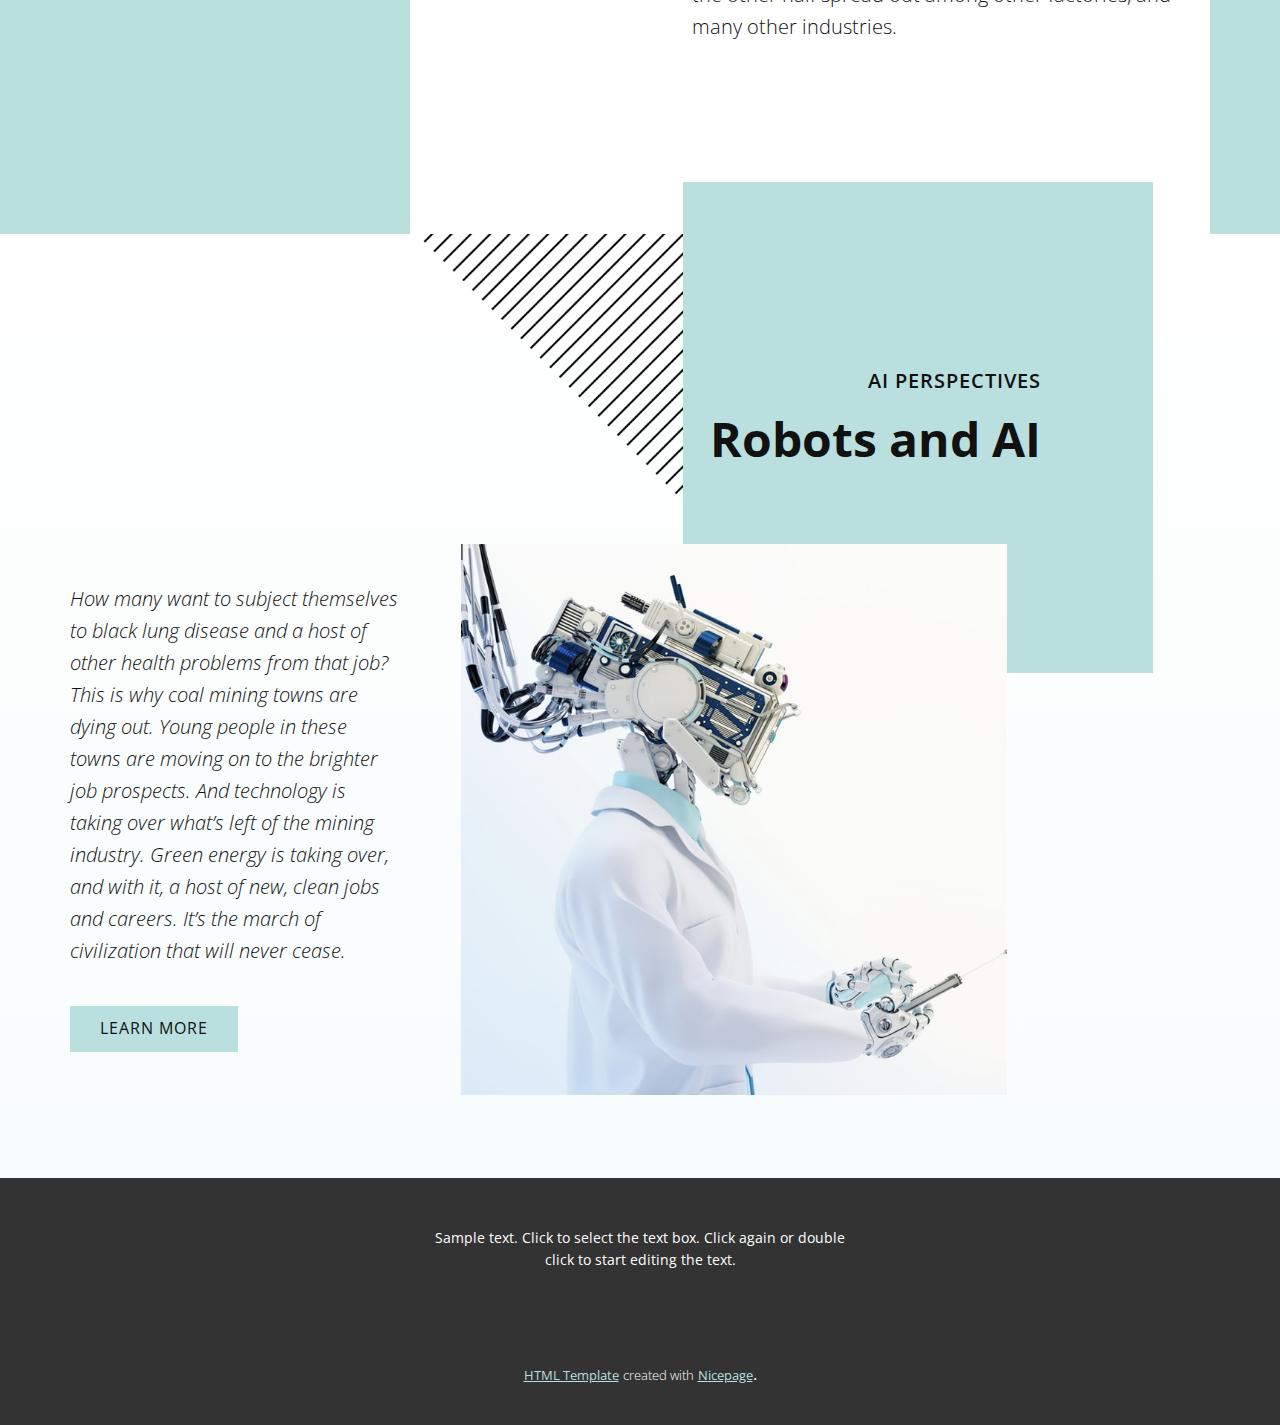
<file: 30954/Page-1.html>
<!DOCTYPE html>
<html style="font-size: 16px;">
  <head>
    <meta name="viewport" content="width=device-width, initial-scale=1.0">
    <meta charset="utf-8">
    <meta name="keywords" content="Robots Are The Future, Human-robot, The robots of CES 2019, Artificial Intelligence Robots And The Future Of Work, Robots and AI">
    <meta name="description" content="">
    <meta name="page_type" content="np-template-header-footer-from-plugin">
    <title>Page 1</title>
    <link rel="stylesheet" href="nicepage.css" media="screen">
<link rel="stylesheet" href="Page-1.css" media="screen">
    <script class="u-script" type="text/javascript" src="jquery.js" defer=""></script>
    <script class="u-script" type="text/javascript" src="nicepage.js" defer=""></script>
    <meta name="generator" content="Nicepage 2.21.3, nicepage.com">
    
    
    
    
    
    
    
    
    <link id="u-theme-google-font" rel="stylesheet" href="https://fonts.googleapis.com/css?family=Open+Sans:300,300i,400,400i,600,600i,700,700i,800,800i">
    <script type="application/ld+json">{
		"@context": "http://schema.org",
		"@type": "Organization",
		"name": "30954",
		"url": "index.html",
		"logo": "images/default-logo.png"
}</script>
    <meta property="og:title" content="Page 1">
    <meta property="og:type" content="website">
    <meta name="theme-color" content="#b9dfdf">
    <meta property="og:url" content="index.html">
  </head>
  <body class="u-body"><header class="u-clearfix u-header u-header" id="sec-d185"><div class="u-clearfix u-sheet u-valign-middle u-sheet-1">
        <a href="https://nicepage.com" class="u-image u-logo u-image-1">
          <img src="images/default-logo.png" class="u-logo-image u-logo-image-1">
        </a>
        <nav class="u-menu u-menu-dropdown u-offcanvas u-menu-1">
          <div class="menu-collapse" style="font-size: 1rem; letter-spacing: 0;">
            <a class="u-button-style u-custom-left-right-menu-spacing u-custom-padding-bottom u-custom-top-bottom-menu-spacing u-nav-link u-text-active-palette-1-base u-text-hover-palette-2-base" href="#">
              <svg><use xmlns:xlink="http://www.w3.org/1999/xlink" xlink:href="#menu-hamburger"></use></svg>
              <svg version="1.1" xmlns="http://www.w3.org/2000/svg" xmlns:xlink="http://www.w3.org/1999/xlink"><defs><symbol id="menu-hamburger" viewBox="0 0 16 16" style="width: 16px; height: 16px;"><rect y="1" width="16" height="2"></rect><rect y="7" width="16" height="2"></rect><rect y="13" width="16" height="2"></rect>
</symbol>
</defs></svg>
            </a>
          </div>
          <div class="u-nav-container">
            <ul class="u-nav u-unstyled u-nav-1"><li class="u-nav-item"><a class="u-button-style u-nav-link u-text-active-palette-1-base u-text-hover-palette-2-base" href="Page-1.html" style="padding: 10px 20px;">Page 1</a>
</li></ul>
          </div>
          <div class="u-nav-container-collapse">
            <div class="u-black u-container-style u-inner-container-layout u-opacity u-opacity-95 u-sidenav">
              <div class="u-menu-close"></div>
              <ul class="u-align-center u-nav u-popupmenu-items u-unstyled u-nav-2"><li class="u-nav-item"><a class="u-button-style u-nav-link" href="Page-1.html">Page 1</a>
</li></ul>
            </div>
            <div class="u-black u-menu-overlay u-opacity u-opacity-70"></div>
          </div>
        </nav>
      </div></header> 
    <section class="u-clearfix u-expand-resize u-section-1" id="sec-bceb">
      <div class="u-clearfix u-sheet u-sheet-1">
        <div class="u-expanded-height-md u-expanded-height-sm u-expanded-height-xs u-palette-1-base u-shape u-shape-rectangle u-shape-1"></div>
        <img src="images/Cover.gif" alt="" class="u-image u-image-default u-image-1" data-image-width="1066" data-image-height="600">
      </div>
    </section>
    <section class="u-clearfix u-section-2" id="sec-e50a">
      <div class="u-expanded-width u-grey-90 u-shape u-shape-rectangle u-shape-1"></div>
      <div class="u-clearfix u-sheet u-sheet-1">
        <div class="u-palette-1-base u-shape u-shape-rectangle u-shape-2"></div>
        <img src="images/robot001.jpg" alt="" class="u-image u-image-default u-image-1" data-image-width="800" data-image-height="450">
        <div class="u-container-style u-group u-white u-group-1">
          <div class="u-container-layout u-container-layout-1">
            <h5 class="u-text u-text-1">Technology News</h5>
            <h2 class="u-text u-text-2">Human-robot</h2>
            <p class="u-text u-text-3">In human-robot collaboration, the robot assists the human operator. This means: The machine does not replace the human, but complements his capabilities and relieves him of arduous tasks. These can include overhead work, for example,
                        or the lifting of heavy loads. Autonomous, collaborative robots are also used to supply production workstations</p>
            <a href="https://nicepage.com" class="u-border-none u-btn u-button-style u-palette-1-base u-btn-1">learn more</a>
          </div>
        </div>
        <div class="u-container-style u-group u-group-2">
          <div class="u-container-layout u-valign-bottom-lg u-valign-bottom-md u-valign-bottom-xl u-valign-bottom-xs u-container-layout-2">
            <h3 class="u-text u-text-4">FUTURE OF WORK</h3>
            <p class="u-text u-text-5">While much of the discourse around AI and automation has been concerned with the looming threat to the workforce...</p>
          </div>
        </div>
        <img src="images/1q.png" alt="" class="u-image u-image-default u-image-2" data-image-width="395" data-image-height="396">
        <div class="u-clearfix u-layout-wrap u-layout-wrap-1">
          <div class="u-layout">
            <div class="u-layout-col">
              <div class="u-size-20 u-size-30-md">
                <div class="u-layout-row">
                  <div class="u-container-style u-expand-resize u-image u-layout-cell u-left-cell u-size-30 u-image-3">
                    <div class="u-container-layout"></div>
                  </div>
                  <div class="u-container-style u-image u-layout-cell u-right-cell u-size-30 u-image-4">
                    <div class="u-container-layout"></div>
                  </div>
                </div>
              </div>
              <div class="u-size-20 u-size-30-md">
                <div class="u-layout-row">
                  <div class="u-container-style u-image u-layout-cell u-left-cell u-size-30 u-image-5">
                    <div class="u-container-layout"></div>
                  </div>
                  <div class="u-container-style u-image u-layout-cell u-right-cell u-size-30 u-image-6">
                    <div class="u-container-layout"></div>
                  </div>
                </div>
              </div>
              <div class="u-size-20 u-size-30-md">
                <div class="u-layout-row">
                  <div class="u-container-style u-image u-layout-cell u-left-cell u-size-30 u-image-7">
                    <div class="u-container-layout"></div>
                  </div>
                  <div class="u-container-style u-image u-layout-cell u-right-cell u-size-30 u-image-8">
                    <div class="u-container-layout"></div>
                  </div>
                </div>
              </div>
            </div>
          </div>
        </div>
      </div>
    </section>
    <section class="u-clearfix u-grey-90 u-section-3" id="carousel_0cf7">
      <div class="u-clearfix u-sheet u-sheet-1">
        <div class="u-container-style u-group u-white u-group-1">
          <div class="u-container-layout u-valign-middle u-container-layout-1">
            <p class="u-text u-text-1">Hitting the show floor at CES can be something of a challenge. There are so many choices, it’s almost impossible to figure out where to even start. So this year, I got to narrow my focus to just one area — robotics — and it made my
                        job a lot easier. Or it should have. Turns out, there are so many choices in the field of robotics, I was back where I started.</p>
            <a href="https://www.androidauthority.com/new-robots-942422/" class="u-border-none u-btn u-button-style u-palette-1-base u-btn-1" title="learn more" target="_blank">learn more</a>
          </div>
        </div>
        <img src="images/z.jpg" alt="" class="u-image u-image-default u-image-1">
        <img src="images/w.png" alt="" class="u-image u-image-default u-image-2" data-image-width="395" data-image-height="396">
        <img src="images/636e31a208d5ea88d839b88b582e2a46.jpg" alt="" class="u-image u-image-default u-image-3">
        <div class="u-container-style u-group u-group-2">
          <div class="u-container-layout u-valign-middle-lg u-valign-middle-md u-valign-middle-sm u-valign-middle-xl u-container-layout-2">
            <h2 class="u-text u-text-palette-2-base u-text-2">The robots of CES 2019</h2>
          </div>
        </div>
        <div class="u-clearfix u-expanded-width u-gutter-10 u-layout-spacing-vertical u-layout-wrap u-layout-wrap-1">
          <div class="u-layout">
            <div class="u-layout-row">
              <div class="u-align-left u-container-style u-layout-cell u-left-cell u-size-20 u-size-20-md u-layout-cell-1">
                <div class="u-container-layout u-container-layout-3">
                  <span class="u-align-left u-icon u-text-palette-2-base u-icon-1">
                    <svg class="u-svg-link" preserveAspectRatio="xMidYMin slice" viewBox="0 0 512 512"><use xmlns:xlink="http://www.w3.org/1999/xlink" xlink:href="#svg-f8ba"></use></svg>
                    <svg xmlns="http://www.w3.org/2000/svg" xmlns:xlink="http://www.w3.org/1999/xlink" version="1.1" id="svg-f8ba" x="0px" y="0px" viewBox="0 0 512 512" style="enable-background:new 0 0 512 512;" xml:space="preserve" class="u-svg-content"><g><g><path d="M438.942,451.898c-5.518,0-9.997,4.479-9.997,9.997s4.479,9.997,9.997,9.997s9.997-4.479,9.997-9.997    S444.46,451.898,438.942,451.898z"></path>
</g>
</g><g><g><path d="M375.962,451.898c-5.518,0-9.997,4.479-9.997,9.997s4.479,9.997,9.997,9.997s9.997-4.479,9.997-9.997    S381.48,451.898,375.962,451.898z"></path>
</g>
</g><g><g><path d="M315.981,451.898c-5.518,0-9.997,4.479-9.997,9.997s4.479,9.997,9.997,9.997s9.997-4.479,9.997-9.997    S321.499,451.898,315.981,451.898z"></path>
</g>
</g><g><g><path d="M250.002,451.898c-5.518,0-9.997,4.479-9.997,9.997s4.479,9.997,9.997,9.997s9.997-4.479,9.997-9.997    S255.52,451.898,250.002,451.898z"></path>
</g>
</g><g><g><path d="M190.021,451.898c-5.518,0-9.997,4.479-9.997,9.997s4.479,9.997,9.997,9.997s9.997-4.479,9.997-9.997    S195.539,451.898,190.021,451.898z"></path>
</g>
</g><g><g><path d="M130.04,451.898c-5.518,0-9.997,4.479-9.997,9.997s4.479,9.997,9.997,9.997s9.997-4.479,9.997-9.997    S135.558,451.898,130.04,451.898z"></path>
</g>
</g><g><g><path d="M70.059,451.898c-5.518,0-9.997,4.479-9.997,9.997s4.479,9.997,9.997,9.997s9.997-4.479,9.997-9.997    S75.577,451.898,70.059,451.898z"></path>
</g>
</g><g><g><path d="M461.935,411.83h-12.996V309.943c0-5.521-4.476-9.997-9.997-9.997h-82.974c-5.521,0-9.997,4.476-9.997,9.997V411.83    h-85.973V279.952c0-17.576-5.593-34.255-16.176-48.233c-9.723-12.843-23.341-22.586-38.547-27.651l-65.612-62.422l204.269-24.848    c3.594,4.004,7.617,7.559,12.035,10.634v32.558h-9.997c-3.787,0-7.248,2.139-8.941,5.526l-19.994,39.987    c-1.924,3.849-1.17,8.497,1.872,11.539l39.987,39.987c3.904,3.904,10.234,3.904,14.139,0c3.904-3.904,3.904-10.234,0-14.139    l-34.893-34.892l14.009-28.016h87.612l14.009,28.016l-34.893,34.892c-3.904,3.904-3.904,10.234,0,14.139    c1.952,1.952,4.511,2.928,7.069,2.928c2.558,0,5.117-0.976,7.069-2.928l39.987-39.987c3.042-3.043,3.797-7.691,1.872-11.539    l-19.994-39.987c-1.693-3.387-5.155-5.526-8.941-5.526h-9.997v-32.554c18.63-13.008,29.99-34.497,29.99-57.418    c0-38.586-31.392-69.978-69.978-69.978c-25.977,0-49.492,14.25-61.618,36.801L90.729,42.03c-0.877,0.019-1.719,0.161-2.524,0.39    c-5.905-1.579-11.988-2.392-18.146-2.392c-38.586,0-69.978,31.392-69.978,69.978c0,37.28,29.305,67.839,66.088,69.864    l45.451,58.657c-7.583,12.456-11.57,26.627-11.57,41.425v131.877H50.065c-13.368,0-25.939,5.209-35.397,14.668    C5.209,435.956,0,448.526,0,461.895c0,27.606,22.459,50.065,50.065,50.065h411.87c13.368,0,25.939-5.209,35.397-14.668    c9.459-9.458,14.668-22.029,14.668-35.397C512,434.289,489.541,411.83,461.935,411.83z M415.949,159.99h-39.987v-22.91    c6.457,1.921,13.194,2.916,19.994,2.916c6.8,0,13.537-0.995,19.994-2.916V159.99z M349.882,50.598    c0-0.001,0.001-0.002,0.001-0.003c7.839-18.565,25.923-30.56,46.072-30.56c27.561,0,49.984,22.423,49.984,49.984    c0,17.79-9.579,34.382-25.001,43.301c-7.555,4.373-16.194,6.683-24.983,6.683c-8.789,0-17.429-2.311-24.985-6.684    c-5.817-3.365-10.82-7.784-14.874-13.143c-6.623-8.732-10.124-19.161-10.124-30.157C345.973,63.271,347.288,56.737,349.882,50.598    z M365.965,319.94h62.98v91.971h-62.98V319.94z M197.158,222.46c0.006,0.002,0.013,0.004,0.02,0.006    c25.216,7.501,42.827,31.14,42.827,57.487c0,33.074-26.907,59.981-59.981,59.981s-59.981-26.908-59.981-59.981    c0-13.049,4.117-25.449,11.907-35.864c11.45-15.327,28.973-24.117,48.074-24.117C185.884,219.971,191.648,220.808,197.158,222.46z     M240.005,332.767v79.144H120.043v-79.144c14.666,16.636,36.112,27.16,59.981,27.16S225.339,349.402,240.005,332.767z     M327.201,56.991c-0.803,4.264-1.223,8.612-1.223,13.027c0,9.831,2.009,19.336,5.87,28.109l-192.779,23.451    c0.632-3.798,0.968-7.659,0.968-11.572c0-18.577-7.315-35.853-19.619-48.611L327.201,56.991z M68.035,159.938    c-26.626-1.066-47.961-23.05-47.961-49.932c0-27.561,22.423-49.984,49.984-49.984c5.483,0,10.882,0.883,16.046,2.624    c20.3,6.876,33.938,25.908,33.938,47.36c0,6.748-1.316,13.282-3.913,19.426c-0.683,1.617-1.479,3.251-2.354,4.834    c-8.258,14.844-23.587,24.476-40.49,25.594C71.573,159.424,69.761,159.441,68.035,159.938z M89.422,177.238    c13.526-3.916,25.662-11.866,34.681-22.8l48.266,45.919c-17.976,1.753-34.932,9.62-47.902,22.108L89.422,177.238z M483.079,483.04    c-5.651,5.651-13.161,8.764-21.144,8.764H50.065c-16.493,0-29.909-13.417-29.909-29.91c0-7.983,3.113-15.493,8.765-21.145    c5.651-5.651,13.161-8.764,21.144-8.764h59.981c0.414,0,0.82-0.032,1.221-0.081h137.515c0.401,0.049,0.807,0.081,1.221,0.081    h105.966c0.414,0,0.82-0.032,1.221-0.081h80.534c0.401,0.049,0.807,0.081,1.221,0.081h22.993c16.492,0,29.909,13.417,29.909,29.91    C491.844,469.878,488.731,477.388,483.079,483.04z"></path>
</g>
</g><g><g><path d="M395.956,40.028c-16.537,0-29.991,13.454-29.991,29.991c0,16.537,13.454,29.99,29.991,29.99    c16.537,0,29.99-13.454,29.99-29.99C425.946,53.482,412.492,40.028,395.956,40.028z M395.956,80.016    c-5.512,0-9.997-4.485-9.997-9.997s4.485-9.997,9.997-9.997s9.997,4.485,9.997,9.997S401.468,80.016,395.956,80.016z"></path>
</g>
</g><g><g><path d="M70.059,80.016c-16.537,0-29.991,13.454-29.991,29.991c0,16.537,13.454,29.99,29.991,29.99s29.991-13.454,29.991-29.99    C100.049,93.469,86.596,80.016,70.059,80.016z M70.059,120.003c-5.512,0-9.997-4.485-9.997-9.997c0-5.512,4.485-9.997,9.997-9.997    s9.997,4.485,9.997,9.997C80.056,115.518,75.571,120.003,70.059,120.003z"></path>
</g>
</g><g><g><path d="M180.024,239.965c-22.049,0-39.987,17.937-39.987,39.987c0,22.049,17.938,39.987,39.987,39.987    s39.987-17.938,39.987-39.987C220.011,257.903,202.073,239.965,180.024,239.965z M180.024,299.946    c-11.025,0-19.994-8.969-19.994-19.994c0-11.024,8.969-19.994,19.994-19.994c11.024,0,19.994,8.969,19.994,19.994    C200.018,290.977,191.049,299.946,180.024,299.946z"></path>
</g>
</g><g></g><g></g><g></g><g></g><g></g><g></g><g></g><g></g><g></g><g></g><g></g><g></g><g></g><g></g><g></g></svg>
                  </span>
                  <h3 class="u-text u-text-palette-2-base u-text-3">Robotization</h3>
                  <p class="u-text u-text-4">When the first industrial revolution hit ipsum dolor sit amet, consectetur adipiscing elit nullam nunc justo sagittis suscipit ultrices.</p>
                </div>
              </div>
              <div class="u-align-left u-container-style u-layout-cell u-size-20 u-size-20-md u-layout-cell-2">
                <div class="u-container-layout u-container-layout-4">
                  <span class="u-align-left u-icon u-text-palette-2-base u-icon-2">
                    <svg class="u-svg-link" preserveAspectRatio="xMidYMin slice" viewBox="0 0 512.014 512.014"><use xmlns:xlink="http://www.w3.org/1999/xlink" xlink:href="#svg-d6dd"></use></svg>
                    <svg xmlns="http://www.w3.org/2000/svg" xmlns:xlink="http://www.w3.org/1999/xlink" version="1.1" id="svg-d6dd" x="0px" y="0px" viewBox="0 0 512.014 512.014" style="enable-background:new 0 0 512.014 512.014;" xml:space="preserve" class="u-svg-content"><g><g><path d="M256.013,0.014h-42.667c-88.324,0.1-159.9,71.676-160,160v17.931L1.336,272.195c-0.866,1.579-1.321,3.351-1.323,5.152    c-0.018,0.606-0.018,1.213,0,1.819c0.502,17.171,14.829,30.684,32,30.181c7.758,0.431,15.2,3.218,21.333,7.989v34.677    c-0.024,0.815-0.024,1.631,0,2.447c0.676,22.888,19.778,40.896,42.667,40.22h64c0.606,0.018,1.213,0.018,1.819,0    c17.171-0.502,30.684-14.829,30.181-32v-64H170.68v64c0.062,0.634,0.062,1.273,0,1.907c-0.527,5.365-5.302,9.286-10.667,8.76h-64    c-0.851,0.054-1.705,0.054-2.556,0c-11.076-0.706-19.483-10.257-18.777-21.333v-39.765c0.001-3.055-1.308-5.964-3.595-7.989    c-10.698-9.857-24.539-15.612-39.072-16.245c-0.047,0.006-0.095,0.011-0.142,0.016c-5.143,0.545-9.755-3.182-10.301-8.326    l51.787-93.867c0.866-1.579,1.321-3.351,1.323-5.152v-20.672C74.768,83.467,136.8,21.435,213.347,21.347h42.539    c0.649-0.069,1.304-0.073,1.954-0.012c5.39,0.507,9.348,5.288,8.841,10.678v53.333h21.333V32.014c0.018-0.606,0.018-1.213,0-1.819    C287.511,13.024,273.184-0.489,256.013,0.014z"></path>
</g>
</g><g><g><path d="M437.347,320.014H320.013v21.333h117.333c0.634-0.062,1.273-0.062,1.907,0c5.365,0.527,9.287,5.302,8.76,10.667v20.16    c-1.536,6.368-11.819,43.84-42.667,43.84c-5.891,0-10.667,4.776-10.667,10.667v64H192.013v-32H170.68v42.667    c0,5.891,4.776,10.667,10.667,10.667h224v0c5.891,0,10.667-4.776,10.667-10.667v-64.939c33.344-6.304,49.237-41.483,53.12-60.928    c0.143-0.702,0.214-1.417,0.213-2.133v-21.333c0.018-0.606,0.018-1.213,0-1.819C468.845,333.024,454.518,319.511,437.347,320.014z    "></path>
</g>
</g><g><g><path d="M501.347,128.014h-26.891c-1.129-3.169-2.421-6.277-3.872-9.312l19.029-19.029c4.164-4.165,4.164-10.917,0-15.083    l-30.176-30.176c-4.165-4.164-10.917-4.164-15.083,0l-19.029,19.029c-3.036-1.445-6.144-2.733-9.312-3.861V42.68    c0-5.891-4.776-10.667-10.667-10.667H362.68c-5.891,0-10.667,4.776-10.667,10.667v26.901c-5.808,2.051-11.402,4.662-16.704,7.797    l10.837,18.368c5.998-3.531,12.461-6.206,19.2-7.947c4.709-1.216,7.999-5.462,8-10.325V53.347h21.333v24.128    c-0.006,4.861,3.275,9.111,7.979,10.336c6.739,1.741,13.202,4.416,19.2,7.947c4.192,2.477,9.529,1.801,12.971-1.643l17.067-17.067    l15.093,15.061l-17.067,17.067c-3.447,3.439-4.127,8.777-1.653,12.971c3.538,5.997,6.22,12.46,7.968,19.2    c1.215,4.705,5.456,7.994,10.315,8h24.128v21.323h-24.107c-4.859,0.006-9.1,3.295-10.315,8c-1.748,6.74-4.43,13.203-7.968,19.2    c-2.474,4.194-1.794,9.531,1.653,12.971l17.067,17.067l-15.083,15.083l-17.067-17.067c-3.442-3.444-8.779-4.12-12.971-1.643    c-5.998,3.531-12.461,6.206-19.2,7.947c-4.709,1.216-7.999,5.462-8,10.325v24.128h-21.333v-24.117    c-0.001-4.863-3.291-9.11-8-10.325c-6.739-1.741-13.202-4.416-19.2-7.947c-4.192-2.477-9.529-1.801-12.971,1.643L316.12,243    l-15.083-15.083l17.067-17.067c3.447-3.439,4.128-8.777,1.653-12.971c-3.538-5.997-6.22-12.46-7.968-19.2    c-1.215-4.705-5.456-7.994-10.315-8H266.68v21.333h26.901c1.125,3.169,2.414,6.277,3.861,9.312l-19.029,19.029    c-4.164,4.165-4.164,10.917,0,15.083l30.176,30.176c4.165,4.164,10.917,4.164,15.083,0l19.029-19.029    c3.036,1.445,6.144,2.733,9.312,3.861v26.901c0,5.891,4.776,10.667,10.667,10.667h42.667l0,0c5.891,0,10.667-4.776,10.667-10.667    v-26.891c3.168-1.128,6.276-2.417,9.312-3.861l19.029,19.019c4.165,4.164,10.917,4.164,15.083,0l30.176-30.176    c4.164-4.165,4.164-10.917,0-15.083l-19.04-19.029c1.451-3.035,2.743-6.143,3.872-9.312h26.901    c5.891,0,10.667-4.776,10.667-10.667V138.68C512.013,132.789,507.238,128.014,501.347,128.014z"></path>
</g>
</g><g><g><path d="M384.013,117.347c-23.564,0-42.667,19.103-42.667,42.667s19.102,42.667,42.667,42.667    c23.564,0,42.667-19.103,42.667-42.667S407.578,117.347,384.013,117.347z M384.013,181.347c-11.782,0-21.333-9.551-21.333-21.333    c0-11.782,9.551-21.333,21.333-21.333c11.782,0,21.333,9.551,21.333,21.333C405.347,171.796,395.796,181.347,384.013,181.347z"></path>
</g>
</g><g><g><path d="M160.013,170.68v10.667h-32V170.68H106.68v10.667c-0.006,0.295-0.006,0.589,0,0.884    c0.244,11.538,9.795,20.693,21.333,20.449h32c0.295,0.006,0.589,0.006,0.884,0c11.538-0.244,20.693-9.795,20.449-21.333V170.68    H160.013z"></path>
</g>
</g><g><g><path d="M298.68,298.68c-17.673,0-32,14.327-32,32c0,17.673,14.327,32,32,32c17.673,0,32-14.327,32-32    C330.68,313.007,316.353,298.68,298.68,298.68z M298.68,341.347c-5.891,0-10.667-4.776-10.667-10.667    c0-5.891,4.776-10.667,10.667-10.667c5.891,0,10.667,4.776,10.667,10.667C309.347,336.571,304.571,341.347,298.68,341.347z"></path>
</g>
</g><g><g><path d="M181.347,245.347c-17.673,0-32,14.327-32,32c0,17.673,14.327,32,32,32c17.673,0,32-14.327,32-32    C213.347,259.674,199.02,245.347,181.347,245.347z M181.347,288.014c-5.891,0-10.667-4.776-10.667-10.667    c0-5.891,4.776-10.667,10.667-10.667c5.891,0,10.667,4.776,10.667,10.667C192.013,283.238,187.238,288.014,181.347,288.014z"></path>
</g>
</g><g><g><path d="M277.347,74.68c-17.673,0-32,14.327-32,32c0,17.673,14.327,32,32,32c17.673,0,32-14.327,32-32    C309.347,89.007,295.02,74.68,277.347,74.68z M277.347,117.347c-5.891,0-10.667-4.776-10.667-10.667s4.776-10.667,10.667-10.667    c5.891,0,10.667,4.776,10.667,10.667S283.238,117.347,277.347,117.347z"></path>
</g>
</g><g><g><rect x="224.013" y="170.68" width="21.333" height="21.333"></rect>
</g>
</g><g><g><rect x="224.013" y="213.347" width="21.333" height="21.333"></rect>
</g>
</g><g><g><rect x="170.68" y="416.014" width="21.333" height="21.333"></rect>
</g>
</g><g></g><g></g><g></g><g></g><g></g><g></g><g></g><g></g><g></g><g></g><g></g><g></g><g></g><g></g><g></g></svg>
                  </span>
                  <h3 class="u-text u-text-palette-2-base u-text-5">Engineering</h3>
                  <p class="u-text u-text-6">When the first industrial revolution hit ipsum dolor sit amet, consectetur adipiscing elit nullam nunc justo sagittis suscipit ultrices.</p>
                </div>
              </div>
              <div class="u-align-left u-container-style u-layout-cell u-right-cell u-size-20 u-size-20-md u-layout-cell-3">
                <div class="u-container-layout u-container-layout-5">
                  <span class="u-align-left u-icon u-text-palette-2-base u-icon-3">
                    <svg class="u-svg-link" preserveAspectRatio="xMidYMin slice" viewBox="0 0 512 512"><use xmlns:xlink="http://www.w3.org/1999/xlink" xlink:href="#svg-84d2"></use></svg>
                    <svg xmlns="http://www.w3.org/2000/svg" viewBox="0 0 512 512" id="svg-84d2" class="u-svg-content"><path d="m466.070312 158.75c4.988282-7.136719 7.929688-15.808594 7.929688-25.15625v-13.039062c3.832031-1.402344 6.574219-5.070313 6.574219-9.386719v-3.097657c0-27.886718-22.6875-50.574218-50.574219-50.574218s-50.574219 22.6875-50.574219 50.574218v3.097657c0 4.316406 2.742188 7.984375 6.574219 9.386719v13.039062c0 9.347656 2.9375 18.019531 7.929688 25.15625-25.0625 5.132812-44.222657 26.628906-45.8125 52.796875h-58.117188c-5.523438 0-10 4.476563-10 10v62h-40.566406v-62c0-5.523437-4.480469-10-10-10h-72c-5.523438 0-10 4.476563-10 10v62h-36v-133.421875l69.703125-69.703125 46.523437 46.519531c3.707032 3.710938 8.136719 6.273438 12.839844 7.695313v16.886719l-20.902344 20.902343c-1.875 1.875-2.929687 4.417969-2.929687 7.070313v18.46875c0 5.519531 4.480469 10 10 10 5.523437 0 10-4.480469 10-10v-14.324219l13.832031-13.832031 13.832031 13.832031v12.824219c0 5.523437 4.480469 10 10 10 5.523438 0 10-4.476563 10-10v-16.96875c0-2.652344-1.054687-5.195313-2.929687-7.070313l-20.902344-20.902343v-17.59375c3.9375-1.5 7.628906-3.824219 10.796875-6.988282 5.828125-5.828125 9.039063-13.578125 9.039063-21.820312 0-8.242188-3.210938-15.988282-9.039063-21.816406l-72.574219-72.578126c-.019531-.015624-.039062-.03125-.054687-.046874-14.355469-14.265626-37.640625-14.238282-51.964844.078124l-88.542969 88.542969c-20.5625 4.011719-36.136718 22.152344-36.136718 43.875v51.789063c0 5.519531 4.480468 10 10 10 5.523437 0 10-4.480469 10-10v-14.558594c7.082031 4.71875 15.578124 7.472656 24.703124 7.472656 9.128907 0 17.625-2.753906 24.707032-7.472656v106.714844c-.472656.199218-.933594.414062-1.398438.628906-7.449218-2.777344-15.277344-4.203125-23.308594-4.203125-8.726562 0-17.058593 1.699219-24.703124 4.757813v-19.34375c0-5.519532-4.476563-10-10-10-5.523438 0-10 4.480468-10 10v31.816406c-13.515626 12.222656-22.023438 29.882812-22.023438 49.496094v151.691406c0 5.519531 4.476562 10 10 10h456c5.519531 0 10-4.480469 10-10v-166.808594c20.078125-1.363281 36-18.125 36-38.546875v-81.546875c0-27.738281-19.75-50.953125-45.929688-56.3125zm-36.609374-1.167969c-12.984376-.289062-23.460938-10.933593-23.460938-23.988281v-12.425781h48v12.425781c0 13.054688-10.476562 23.699219-23.460938 23.988281zm30.328124-56.414062h-19.789062v-21.988281c9.835938 3.417968 17.410156 11.71875 19.789062 21.988281zm-39.789062-21.988281v21.988281h-19.789062c2.378906-10.269531 9.953124-18.570313 19.789062-21.988281zm-7 224.367187c13.785156 0 25 11.214844 25 25s-11.214844 25-25 25h-304c-13.785156 0-25-11.214844-25-25s11.214844-25 25-25zm-9 70h9c2.382812 0 4.71875-.191406 7-.546875v118.964844h-16zm-339.46875-38.097656c1.421875 9.21875 5.664062 17.515625 11.800781 23.996093-2.554687 2.414063-5.964843 3.8125-9.605469 3.8125-7.71875 0-14-6.277343-14-14 0-6.96875 5.125-12.75 11.804688-13.808593zm235.46875-103.902344h52v52h-52zm-132.566406 0h52v52h-52zm-20.585938-168.914063c4.210938 4.207032 9.261719 7.261719 14.777344 9.015626l-53.84375 53.84375c-4.601562-10.636719-13.210938-19.144532-23.921875-23.605469l54.007813-54.003907c1.71875 5.394532 4.707031 10.472657 8.980468 14.75zm113.488282 42.488282c0 2.898437-1.132813 5.625-3.183594 7.675781-4.230469 4.234375-11.121094 4.234375-15.351563 0l-46.523437-46.519531 3.476562-3.472656c4.199219-4.203126 7.25-9.246094 9.015625-14.746094l49.382813 49.386718c2.050781 2.050782 3.183594 4.777344 3.183594 7.675782zm-75.726563-80.21875c3.175781 3.171875 4.921875 7.390625 4.921875 11.878906 0 4.089844-1.464844 7.945312-4.121094 11-.269531.21875-.535156.453125-.789062.707031-6.515625 6.515625-17.117188 6.515625-23.632813 0-6.511719-6.515625-6.511719-17.113281 0-23.628906.152344-.152344.289063-.3125.429688-.472656 6.585937-6.011719 16.824219-5.855469 23.191406.515625zm-117.882813 142.976562c-13.621093 0-24.703124-11.082031-24.703124-24.703125 0-13.625 11.082031-24.707031 24.703124-24.707031 13.625 0 24.707032 11.082031 24.707032 24.707031 0 13.621094-11.082032 24.703125-24.707032 24.703125zm-46.726562 182.394532c0-25.765626 20.960938-46.726563 46.726562-46.726563 1.589844 0 3.164063.082031 4.722657.238281-2.328125 3.519532-4.179688 7.378906-5.449219 11.492188-18.414062.390625-33.273438 15.476562-33.273438 33.980468 0 18.75 15.253907 34 34 34 10.414063 0 20.046876-4.703124 26.425782-12.601562 4.933594 1.863281 10.273437 2.890625 15.847656 2.890625h4.457031v118.414063h-93.457031zm364 141.691406h-250.542969v-70.417969h117.042969c5.523438 0 10-4.480469 10-10 0-5.523437-4.476562-10-10-10h-117.042969v-28h250.542969zm56 0v-127.441406c7.488281-5.636719 13.167969-13.546876 16-22.699219v150.140625zm52-195.355469c0 9.382813-6.972656 17.148437-16 18.441406v-85.023437c0-5.523438-4.476562-10-10-10s-10 4.476562-10 10v62.082031.019531 23.140625c-5.679688-18.351562-22.808594-31.722656-43-31.722656h-9v-53.519531c0-5.523438-4.476562-10-10-10s-10 4.476562-10 10v53.519531h-12v-62c0-3.25-1.558594-6.132813-3.960938-7.957031.777344-19.988282 17.269532-36.007813 37.445313-36.007813h23.976563c.179687 0 .359374.011719.539062.011719.183594 0 .359375-.007812.539062-.011719h23.980469c20.667969 0 37.480469 16.8125 37.480469 37.480469zm0 0"></path><path d="m32.019531 244.964844c2.628907 0 5.210938-1.070313 7.070313-2.933594 1.871094-1.859375 2.929687-4.4375 2.929687-7.066406 0-2.632813-1.058593-5.210938-2.929687-7.070313-1.859375-1.863281-4.429688-2.929687-7.070313-2.929687-2.628906 0-5.210937 1.066406-7.070312 2.929687-1.859375 1.859375-2.929688 4.4375-2.929688 7.070313 0 2.628906 1.070313 5.207031 2.929688 7.066406 1.859375 1.863281 4.441406 2.933594 7.070312 2.933594zm0 0"></path><path d="m66.730469 133.171875c-2.640625 0-5.210938 1.070313-7.070313 2.929687-1.859375 1.863282-2.929687 4.441407-2.929687 7.070313 0 2.640625 1.070312 5.210937 2.929687 7.070313 1.859375 1.859374 4.429688 2.929687 7.070313 2.929687 2.628906 0 5.207031-1.070313 7.070312-2.929687 1.859375-1.859376 2.929688-4.4375 2.929688-7.070313 0-2.628906-1.070313-5.207031-2.929688-7.070313-1.863281-1.859374-4.441406-2.929687-7.070312-2.929687zm0 0"></path><path d="m165.730469 43.742188c1.867187 1.859374 4.4375 2.929687 7.070312 2.929687 2.636719 0 5.207031-1.070313 7.078125-2.929687 1.859375-1.859376 2.929688-4.4375 2.929688-7.070313 0-2.628906-1.070313-5.207031-2.929688-7.070313-1.871094-1.855468-4.441406-2.929687-7.078125-2.929687-2.632812 0-5.203125 1.070313-7.070312 2.929687-1.859375 1.863282-2.921875 4.441407-2.921875 7.070313 0 2.632813 1.0625 5.210937 2.921875 7.070313zm0 0"></path><path d="m202 318.542969c-2.628906 0-5.210938 1.070312-7.070312 2.929687-1.859376 1.863282-2.929688 4.441406-2.929688 7.070313 0 2.628906 1.070312 5.210937 2.929688 7.070312 1.859374 1.867188 4.441406 2.929688 7.070312 2.929688s5.210938-1.0625 7.070312-2.929688c1.859376-1.859375 2.929688-4.441406 2.929688-7.070312 0-2.628907-1.070312-5.210938-2.929688-7.070313-1.859374-1.859375-4.441406-2.929687-7.070312-2.929687zm0 0"></path><path d="m138 318.542969c-2.628906 0-5.210938 1.070312-7.070312 2.929687-1.859376 1.863282-2.929688 4.441406-2.929688 7.070313 0 2.640625 1.070312 5.210937 2.929688 7.070312 1.859374 1.859375 4.429687 2.929688 7.070312 2.929688 2.628906 0 5.210938-1.070313 7.070312-2.929688 1.859376-1.859375 2.929688-4.429687 2.929688-7.070312 0-2.628907-1.070312-5.210938-2.929688-7.070313-1.859374-1.859375-4.441406-2.929687-7.070312-2.929687zm0 0"></path><path d="m394 338.542969c2.628906 0 5.210938-1.0625 7.070312-2.929688 1.859376-1.859375 2.929688-4.429687 2.929688-7.070312 0-2.628907-1.070312-5.210938-2.929688-7.070313-1.859374-1.859375-4.441406-2.929687-7.070312-2.929687s-5.210938 1.070312-7.070312 2.929687c-1.859376 1.863282-2.929688 4.441406-2.929688 7.070313 0 2.640625 1.070312 5.210937 2.929688 7.070312 1.859374 1.871094 4.441406 2.929688 7.070312 2.929688zm0 0"></path><path d="m266 318.542969c-2.628906 0-5.210938 1.070312-7.070312 2.929687-1.859376 1.863282-2.929688 4.441406-2.929688 7.070313 0 2.628906 1.070312 5.210937 2.929688 7.070312 1.859374 1.867188 4.441406 2.929688 7.070312 2.929688s5.210938-1.0625 7.070312-2.929688c1.859376-1.859375 2.929688-4.429687 2.929688-7.070312 0-2.628907-1.070312-5.210938-2.929688-7.070313-1.859374-1.859375-4.441406-2.929687-7.070312-2.929687zm0 0"></path><path d="m330 318.542969c-2.628906 0-5.210938 1.070312-7.070312 2.929687-1.859376 1.863282-2.929688 4.441406-2.929688 7.070313 0 2.628906 1.070312 5.210937 2.929688 7.070312 1.859374 1.867188 4.441406 2.929688 7.070312 2.929688s5.210938-1.0625 7.070312-2.929688c1.859376-1.859375 2.929688-4.441406 2.929688-7.070312 0-2.628907-1.070312-5.210938-2.929688-7.070313-1.859374-1.859375-4.441406-2.929687-7.070312-2.929687zm0 0"></path><path d="m288.898438 421.542969c2.632812 0 5.210937-1.0625 7.070312-2.929688 1.859375-1.859375 2.929688-4.429687 2.929688-7.070312 0-2.628907-1.070313-5.210938-2.929688-7.070313s-4.429688-2.929687-7.070312-2.929687c-2.628907 0-5.210938 1.070312-7.070313 2.929687s-2.929687 4.441406-2.929687 7.070313c0 2.640625 1.070312 5.210937 2.929687 7.070312 1.859375 1.871094 4.441406 2.929688 7.070313 2.929688zm0 0"></path></svg>
                  </span>
                  <h3 class="u-text u-text-palette-2-base u-text-7">Industry</h3>
                  <p class="u-text u-text-8">When the first industrial revolution hit ipsum dolor sit amet, consectetur adipiscing elit nullam nunc justo sagittis suscipit ultrices.</p>
                </div>
              </div>
            </div>
          </div>
        </div>
      </div>
    </section>
    <section class="u-clearfix u-section-4" id="sec-1848">
      <div class="u-black u-expanded-width u-shape u-shape-rectangle u-shape-1"></div>
      <div class="u-clearfix u-sheet u-sheet-1">
        <div class="u-palette-1-base u-shape u-shape-rectangle u-shape-2"></div>
        <div class="u-clearfix u-gutter-30 u-layout-wrap u-layout-wrap-1">
          <div class="u-layout">
            <div class="u-layout-row">
              <div class="u-container-style u-expand-resize u-layout-cell u-left-cell u-size-30-md u-size-9 u-layout-cell-1">
                <div class="u-container-layout">
                  <img src="images/text.png" alt="" class="u-expanded-height-lg u-expanded-height-md u-expanded-height-xl u-expanded-height-xs u-image u-image-contain u-image-default u-image-1" data-image-width="145" data-image-height="620">
                </div>
              </div>
              <div class="u-container-style u-expand-resize u-layout-cell u-size-19 u-size-30-md u-layout-cell-2">
                <div class="u-container-layout">
                  <img class="u-expanded-width-lg u-expanded-width-xl u-image u-image-2" src="images/Untitled2.jpg">
                </div>
              </div>
              <div class="u-container-style u-expand-resize u-layout-cell u-size-16 u-size-30-md u-layout-cell-3">
                <div class="u-container-layout">
                  <img class="u-expanded-width-xs u-image u-image-3" src="images/2.jpg">
                </div>
              </div>
              <div class="u-container-style u-expand-resize u-image u-layout-cell u-right-cell u-size-16 u-size-30-md u-image-4">
                <div class="u-container-layout"></div>
              </div>
            </div>
          </div>
        </div>
        <div class="u-container-style u-group u-group-1">
          <div class="u-container-layout u-valign-middle u-container-layout-5">
            <p class="u-text u-text-1">Maximum flexibility in production. Relief of employees by performing ergonomically unfavorable work steps that could not previously be automated&nbsp;</p>
          </div>
        </div>
      </div>
    </section>
    <section class="u-black u-clearfix u-section-5" id="sec-760a">
      <div class="u-clearfix u-sheet u-sheet-1">
        <div class="u-container-style u-expanded-width-md u-expanded-width-xs u-group u-group-1">
          <div class="u-container-layout u-valign-bottom-xs u-valign-middle-xl u-container-layout-1">
            <span class="u-icon u-icon-circle u-text-palette-2-base u-icon-1">
              <svg class="u-svg-link" preserveAspectRatio="xMidYMin slice" viewBox="0 0 512 512" style=""><use xmlns:xlink="http://www.w3.org/1999/xlink" xlink:href="#svg-8de6"></use></svg>
              <svg xmlns="http://www.w3.org/2000/svg" xmlns:xlink="http://www.w3.org/1999/xlink" version="1.1" id="svg-8de6" x="0px" y="0px" viewBox="0 0 512 512" style="enable-background:new 0 0 512 512;" xml:space="preserve" class="u-svg-content"><g><g><g><path d="M392,77c-66.168,0-120,53.832-120,120c0,31.641,12.208,61.497,34.374,84.069c22.117,22.521,51.659,35.27,83.189,35.9     l0.916,0.023c11.054,0.333,20.226-8.431,20.514-19.473c0.288-11.042-8.431-20.226-19.473-20.514l-1.107-0.028     C347.176,276.141,312,240.261,312,197c0-44.112,35.888-80,80-80s80,35.888,80,80c0,55.098-13.104,105.94-38.951,151.115     c-19.317,33.765-38.961,51.6-39.328,51.93c-8.238,7.313-9.012,19.921-1.718,28.188c3.953,4.479,9.466,6.768,15.005,6.768     c4.701-0.001,9.422-1.649,13.224-5.004c0.967-0.854,23.946-21.349,46.566-60.335C487.42,334.122,512,275.316,512,197     C512,130.831,458.168,77,392,77z"></path><path d="M120,77C53.832,77,0,130.831,0,197c0,31.641,12.208,61.497,34.374,84.071c22.117,22.521,51.659,35.269,83.189,35.9     l0.916,0.023c11.03,0.333,20.227-8.431,20.514-19.473c0.288-11.042-8.431-20.226-19.473-20.514l-1.107-0.028     C75.176,276.141,40,240.261,40,197c0-44.112,35.888-80,80-80s80,35.888,80,80c0,55.098-13.104,105.94-38.951,151.114     c-19.317,33.765-38.961,51.6-39.328,51.93c-8.239,7.314-9.012,19.921-1.718,28.188c3.953,4.48,9.466,6.768,15.005,6.768     c4.701,0,9.422-1.648,13.225-5.003c0.966-0.854,23.946-21.349,46.566-60.335C215.42,334.122,240,275.317,240,197     C240,130.831,186.168,77,120,77z"></path>
</g>
</g>
</g><g></g><g></g><g></g><g></g><g></g><g></g><g></g><g></g><g></g><g></g><g></g><g></g><g></g><g></g><g></g></svg>
            </span>
            <p class="u-text u-text-body-alt-color u-text-1">We need to know what the resources of the moon are. We have great evidence now because of different kinds of radar and spectroscopic analysis that people have been able to do. But we really do need to go visit there, and we can do
                        that with a robot craft without any problem.&nbsp;</p>
            <h5 class="u-align-right u-text u-text-body-alt-color u-text-2">- Jeff Bezos -</h5>
          </div>
        </div>
      </div>
    </section>
    <section class="u-clearfix u-palette-1-base u-section-6" id="sec-23e3">
      <div class="u-clearfix u-sheet u-sheet-1">
        <div class="u-shape u-shape-rectangle u-white u-shape-1"></div>
        <div class="u-clearfix u-expanded-width-lg u-expanded-width-md u-expanded-width-xl u-layout-wrap u-layout-wrap-1">
          <div class="u-gutter-0 u-layout">
            <div class="u-layout-row">
              <div class="u-size-31 u-size-60-md">
                <div class="u-layout-row">
                  <div class="u-container-style u-layout-cell u-left-cell u-size-60 u-layout-cell-1">
                    <div class="u-container-layout">
                      <img src="images/thinkstockphotos511283035100638943large.jpg" alt="" class="u-expanded-width-sm u-expanded-width-xs u-image u-image-default u-image-1" data-image-width="700" data-image-height="700">
                    </div>
                  </div>
                </div>
              </div>
              <div class="u-size-29 u-size-60-md">
                <div class="u-layout-col">
                  <div class="u-container-style u-hidden-md u-hidden-sm u-hidden-xs u-layout-cell u-right-cell u-size-20 u-layout-cell-2">
                    <div class="u-container-layout u-container-layout-2"></div>
                  </div>
                  <div class="u-align-left-md u-align-left-sm u-container-style u-layout-cell u-right-cell u-size-40 u-layout-cell-3">
                    <div class="u-container-layout u-valign-middle-lg u-container-layout-3">
                      <h2 class="u-text u-text-1">Artificial Intelligence Robots And The Future Of Work</h2>
                      <p class="u-text u-text-2">The number of robots in the world today is approaching 1,000,000, with almost half that number in Japan and just 15% in the US. A couple of decades ago, 90% of robots were used in car manufacturing, typically on
                                            assembly lines doing a variety of repetitive tasks. Today only 50% are in automobile plants, with the other half spread out among other factories, and many other industries.</p>
                    </div>
                  </div>
                </div>
              </div>
            </div>
          </div>
        </div>
        <div class="u-palette-2-base u-shape u-shape-rectangle u-shape-2"></div>
      </div>
    </section>
    <section class="u-clearfix u-gradient u-section-7" id="carousel_9592">
      <div class="u-clearfix u-sheet u-sheet-1">
        <div class="u-palette-1-base u-shape u-shape-rectangle u-shape-1"></div>
        <div class="u-align-right u-container-style u-group u-group-1">
          <div class="u-container-layout u-valign-bottom-sm u-valign-middle-xs u-container-layout-1">
            <h5 class="u-text u-text-1">AI Perspectives</h5>
            <h2 class="u-text u-text-2">Robots and AI</h2>
          </div>
        </div>
        <div class="u-clearfix u-gutter-30 u-layout-spacing-vertical u-layout-wrap u-layout-wrap-1">
          <div class="u-gutter-0 u-layout">
            <div class="u-layout-row">
              <div class="u-align-left u-container-style u-layout-cell u-left-cell u-size-23 u-layout-cell-1">
                <div class="u-container-layout u-valign-middle-lg u-valign-top-sm u-valign-top-xl u-container-layout-2">
                  <p class="u-text u-text-3"> How many want to subject themselves to black lung disease and a host of other health problems from that job? This is why coal mining towns are dying out. Young people in these towns are moving on to the brighter job prospects.
                                    And technology is taking over what’s left of the mining industry. Green energy is taking over, and with it, a host of new, clean jobs and careers. It’s the march of civilization that will never cease.</p>
                  <a href="https://nicepage.com" class="u-border-none u-btn u-button-style u-palette-1-base u-btn-1">learn more</a>
                </div>
              </div>
              <div class="u-align-left u-container-style u-expand-resize u-layout-cell u-right-cell u-size-37 u-layout-cell-2">
                <div class="u-container-layout">
                  <img class="u-expanded-width-md u-expanded-width-xs u-image u-image-1" src="images/180521robotfull.jpg">
                </div>
              </div>
            </div>
          </div>
        </div>
        <img src="images/1q1.png" alt="" class="u-image u-image-default u-image-2" data-image-width="395" data-image-height="396">
      </div>
    </section>
    
    
    <footer class="u-align-center u-clearfix u-footer u-grey-80 u-footer" id="sec-944a"><div class="u-clearfix u-sheet u-sheet-1">
        <p class="u-small-text u-text u-text-variant u-text-1">Sample text. Click to select the text box. Click again or double click to start editing the text.</p>
      </div></footer>
    <section class="u-backlink u-clearfix u-grey-80">
      <a class="u-link" href="https://nicepage.com/html-templates" target="_blank">
        <span>HTML Template</span>
      </a>
      <p class="u-text">
        <span>created with</span>
      </p>
      <a class="u-link" href="https://nicepage.com/html" target="_blank">
        <span>Nicepage</span>
      </a>. 
    </section>
  </body>
</html>
</file>
<file: BuyTimeFirst.css>
.u-section-1 {background-image: url("images/dddd-min.jpg"); background-position: 100% 0%; background-size: 170%}
.u-section-1 .u-sheet-1 {min-height: 673px}
.u-section-1 .u-group-1 {width: 724px; min-height: 536px; height: auto; margin: 75px auto 0 438px}
.u-section-1 .u-container-layout-1 {padding: 30px}
.u-section-1 .u-text-1 {text-transform: uppercase; letter-spacing: 2px; font-weight: 400; font-size: 2.25rem; margin: 158px 0 0 62px}
.u-section-1 .u-text-2 {text-transform: uppercase; font-weight: 900; font-size: 8.125rem; line-height: 0.8; margin: -452px 722px 60px 0} 

@media (max-width: 1199px){ .u-section-1 {min-height: 555px}
.u-section-1 .u-sheet-1 {min-height: 555px}
.u-section-1 .u-group-1 {margin-left: 216px}
.u-section-1 .u-text-1 {width: 375px}
.u-section-1 .u-text-2 {font-size: 7.5rem; margin-right: 522px} }

@media (max-width: 991px){ .u-section-1 {min-height: 562px}
.u-section-1 .u-sheet-1 {min-height: 425px}
.u-section-1 .u-group-1 {width: 720px; margin-left: 0}
.u-section-1 .u-text-2 {font-size: 4.5rem; line-height: 1; margin-right: 302px} }

@media (max-width: 767px){ .u-section-1 {background-position: 57.2% 25.53%; background-size: auto 115%; min-height: 454px}
.u-section-1 .u-sheet-1 {min-height: 319px}
.u-section-1 .u-group-1 {width: 540px}
.u-section-1 .u-container-layout-1 {padding-left: 10px; padding-right: 10px}
.u-section-1 .u-text-2 {font-size: 4.875rem; margin-right: 122px} }

@media (max-width: 575px){ .u-section-1 {background-position: 57.61% 20.64%; background-size: auto 125%; min-height: 286px}
.u-section-1 .u-sheet-1 {min-height: 201px}
.u-section-1 .u-group-1 {width: 340px}
.u-section-1 .u-text-1 {margin-left: 0; width: 320px}
.u-section-1 .u-text-2 {font-size: 4.5rem; margin-right: 0} }.u-section-2 .u-sheet-1 {min-height: 642px}
.u-section-2 .u-layout-wrap-1 {margin-top: 50px; margin-bottom: 50px}
.u-section-2 .u-layout-cell-1 {min-height: 542px}
.u-section-2 .u-container-layout-1 {padding: 30px}
.u-section-2 .u-image-1 {width: 525px; height: 660px; margin: -28px -8px 0}
.u-section-2 .u-layout-cell-2 {min-height: 636px}
.u-section-2 .u-container-layout-2 {padding: 30px 10px}
.u-section-2 .u-text-1 {letter-spacing: 0; line-height: 1.8; text-transform: none; margin: 89px -10px 0 auto}
.u-section-2 .u-link-1 {border-style: solid; padding-bottom: 2px; text-transform: uppercase; letter-spacing: 2px; margin: 0 auto 0 0}
.u-section-2 .u-layout-cell-3 {min-height: 82px}
.u-section-2 .u-container-layout-3 {padding: 10px}
.u-section-2 .u-layout-cell-4 {min-height: 82px}
.u-section-2 .u-container-layout-4 {padding: 10px} 

@media (max-width: 1199px){ .u-section-2 .u-sheet-1 {min-height: 430px}
.u-section-2 .u-layout-wrap-1 {position: relative}
.u-section-2 .u-layout-cell-1 {min-height: 447px}
.u-section-2 .u-image-1 {width: 410px; height: 515px; margin-right: 0; margin-left: 0}
.u-section-2 .u-layout-cell-2 {min-height: 524px}
.u-section-2 .u-text-1 {margin-right: -8px}
.u-section-2 .u-layout-cell-3 {min-height: 68px}
.u-section-2 .u-layout-cell-4 {min-height: 68px} }

@media (max-width: 991px){ .u-section-2 .u-sheet-1 {min-height: 775px}
.u-section-2 .u-layout-wrap-1 {margin-top: 45px; margin-bottom: 45px}
.u-section-2 .u-layout-cell-1 {min-height: 278px}
.u-section-2 .u-layout-cell-2 {min-height: 107px}
.u-section-2 .u-text-1 {margin-right: -12px}
.u-section-2 .u-layout-cell-3 {min-height: 104px}
.u-section-2 .u-layout-cell-4 {min-height: 104px} }

@media (max-width: 767px){ .u-section-2 .u-sheet-1 {min-height: 975px}
.u-section-2 .u-layout-cell-1 {min-height: 100px}
.u-section-2 .u-container-layout-1 {padding-left: 10px; padding-right: 10px}
.u-section-2 .u-layout-cell-2 {min-height: 100px}
.u-section-2 .u-text-1 {margin-right: -9px}
.u-section-2 .u-layout-cell-3 {min-height: 156px}
.u-section-2 .u-layout-cell-4 {min-height: 156px} }

@media (max-width: 575px){ .u-section-2 .u-sheet-1 {min-height: 818px}
.u-section-2 .u-layout-cell-1 {min-height: 133px}
.u-section-2 .u-image-1 {width: 320px; height: 402px}
.u-section-2 .u-text-1 {margin-right: -6px}
.u-section-2 .u-layout-cell-3 {min-height: 98px}
.u-section-2 .u-layout-cell-4 {min-height: 98px} }.u-section-3 .u-sheet-1 {min-height: 660px}
.u-section-3 .u-layout-wrap-1 {margin: 60px auto 60px 0}
.u-section-3 .u-layout-cell-1 {min-height: 585px}
.u-section-3 .u-container-layout-1 {padding: 30px}
.u-section-3 .u-layout-cell-2 {min-height: 585px}
.u-section-3 .u-container-layout-2 {padding: 30px}
.u-section-3 .u-text-1 {text-transform: uppercase; font-size: 4.5rem; font-weight: 700; margin: 20px auto 0}
.u-section-3 .u-icon-1 {height: 64px; width: 64px; background-image: none; margin: 116px auto 0 218px}
.u-section-3 .u-icon-2 {height: 64px; width: 64px; background-image: none; margin: -64px auto 0 476px}
.u-section-3 .u-icon-3 {height: 64px; width: 64px; background-image: none; margin: -64px 233px 0 auto}
.u-section-3 .u-text-2 {margin: 20px auto 0 185px}
.u-section-3 .u-text-3 {margin: -50px auto 0 455px}
.u-section-3 .u-text-4 {margin: -50px 86px 0 auto} 

@media (max-width: 1199px){ .u-section-3 .u-sheet-1 {min-height: 430px}
.u-section-3 .u-layout-wrap-1 {margin-right: initial; margin-left: initial}
.u-section-3 .u-layout-cell-1 {min-height: 482px}
.u-section-3 .u-layout-cell-2 {min-height: 482px}
.u-section-3 .u-text-2 {margin-left: 150px}
.u-section-3 .u-text-3 {margin-left: 371px}
.u-section-3 .u-text-4 {margin-right: 70px} }

@media (max-width: 991px){ .u-section-3 .u-sheet-1 {min-height: 353px}
.u-section-3 .u-layout-cell-1 {min-height: 369px}
.u-section-3 .u-layout-cell-2 {min-height: 685px}
.u-section-3 .u-text-1 {font-size: 3rem}
.u-section-3 .u-text-2 {margin-left: 112px}
.u-section-3 .u-text-3 {margin-left: 278px}
.u-section-3 .u-text-4 {margin-right: 52px} }

@media (max-width: 767px){ .u-section-3 .u-sheet-1 {min-height: 580px}
.u-section-3 .u-layout-cell-1 {min-height: 8303px}
.u-section-3 .u-container-layout-1 {padding-left: 10px; padding-right: 10px}
.u-section-3 .u-layout-cell-2 {min-height: 100px}
.u-section-3 .u-container-layout-2 {padding-left: 10px; padding-right: 10px}
.u-section-3 .u-icon-2 {margin-left: 456px}
.u-section-3 .u-text-2 {margin-left: 92px}
.u-section-3 .u-text-3 {margin-left: 227px}
.u-section-3 .u-text-4 {margin-right: 43px} }

@media (max-width: 575px){ .u-section-3 .u-sheet-1 {min-height: 439px}
.u-section-3 .u-layout-cell-1 {min-height: 5228px}
.u-section-3 .u-icon-2 {margin-left: 256px}
.u-section-3 .u-text-2 {margin-left: 57px}
.u-section-3 .u-text-3 {margin-left: 140px}
.u-section-3 .u-text-4 {margin-right: 26px} }
</file>
<file: 30954/Page-1.css>
.u-section-1 .u-sheet-1 {min-height: 724px}
.u-section-1 .u-shape-1 {width: 770px; height: 723px; margin: 0 86px 0 auto}
.u-section-1 .u-image-1 {width: 1031px; height: 575px; margin: -644px 49px 60px auto} 

@media (max-width: 1199px){ .u-section-1 .u-image-1 {width: 940px; height: 524px; margin-right: 0} }

@media (max-width: 991px){ .u-section-1 .u-shape-1 {width: 720px; margin-right: 0; margin-top: initial; margin-bottom: initial; height: auto}
.u-section-1 .u-image-1 {width: 720px; height: 401px; margin-top: 79px} }

@media (max-width: 767px){ .u-section-1 .u-shape-1 {width: 540px; height: auto; margin-top: initial; margin-bottom: initial}
.u-section-1 .u-image-1 {width: 540px; height: 301px} }

@media (max-width: 575px){ .u-section-1 .u-shape-1 {width: 340px; height: auto; margin-top: initial; margin-bottom: initial}
.u-section-1 .u-image-1 {width: 340px; height: 190px} }.u-section-2 {background-image: none}
.u-section-2 .u-shape-1 {height: 196px; margin-top: 1003px; margin-bottom: 0; margin-left: 0}
.u-section-2 .u-sheet-1 {min-height: 1199px; margin: -1199px auto 0}
.u-section-2 .u-shape-2 {width: 770px; height: 1209px; margin: -10px 86px 0 auto}
.u-section-2 .u-image-1 {width: 669px; height: 385px; margin: -1300px 39px 0 auto}
.u-section-2 .u-group-1 {width: 534px; min-height: 632px; background-image: none; margin: -61px auto 0 20px}
.u-section-2 .u-container-layout-1 {padding-left: 20px; padding-right: 20px}
.u-section-2 .u-text-1 {margin: 53px 0 0}
.u-section-2 .u-text-2 {margin: 13px 0 0}
.u-section-2 .u-text-3 {margin: 53px 0 0}
.u-section-2 .u-btn-1 {font-weight: 700; background-image: none; margin: 89px auto 65px 0}
.u-section-2 .u-group-2 {width: 295px; min-height: 253px; margin: -558px 87px 0 auto}
.u-section-2 .u-container-layout-2 {padding-left: 0; padding-right: 20px}
.u-section-2 .u-text-4 {margin: 60px 0 0}
.u-section-2 .u-text-5 {font-size: 1.125rem; font-style: italic; margin: 20px 0 25px}
.u-section-2 .u-image-2 {width: 270px; height: 271px; margin: 305px auto 0 284px}
.u-section-2 .u-layout-wrap-1 {width: 382px; margin: -576px 0 120px auto}
.u-section-2 .u-image-3 {min-height: 173px; background-image: url("images/1.jpg")}
.u-section-2 .u-image-4 {background-image: url("images/Untitled4.jpg"); min-height: 173px; background-position: 50% 50%}
.u-section-2 .u-image-5 {background-image: url("images/fe2467310eefa5fc864cd6ab8ce88531.jpg"); min-height: 173px; background-position: 50% 50%}
.u-section-2 .u-image-6 {background-image: url("images/2.jpg"); min-height: 173px; background-position: 50% 50%}
.u-section-2 .u-image-7 {background-image: url("images/Untitled5.jpg"); min-height: 173px; background-position: 50% 50%}
.u-section-2 .u-image-8 {background-image: url("images/technology_default_2.jpg"); min-height: 173px; background-position: 50% 50%} 

@media (max-width: 1199px){ .u-section-2 .u-shape-1 {margin-top: 1055px; margin-left: initial}
.u-section-2 .u-sheet-1 {min-height: 1251px; margin-top: -1251px}
.u-section-2 .u-shape-2 {width: 634px; height: 1178px; margin-right: 72px}
.u-section-2 .u-image-1 {width: 538px; height: 317px; margin-right: 46px}
.u-section-2 .u-group-1 {width: 440px; margin-left: 16px}
.u-section-2 .u-container-layout-1 {padding-left: 16px; padding-right: 16px}
.u-section-2 .u-text-1 {text-transform: uppercase; font-weight: 600}
.u-section-2 .u-text-2 {position: relative; font-weight: 700; font-size: 3rem}
.u-section-2 .u-btn-1 {font-weight: 400}
.u-section-2 .u-group-2 {width: 315px; min-height: 276px; margin-top: -584px; margin-right: 72px}
.u-section-2 .u-container-layout-2 {padding-right: 16px}
.u-section-2 .u-text-4 {position: relative; margin-top: 20px}
.u-section-2 .u-text-5 {position: relative; font-size: 1.25rem; font-style: normal; margin-top: 40px; margin-bottom: 20px}
.u-section-2 .u-image-2 {width: 223px; height: 223px; margin-top: 308px; margin-left: 234px}
.u-section-2 .u-layout-wrap-1 {width: 387px; margin-top: -531px; margin-bottom: 174px}
.u-section-2 .u-image-3 {min-height: 193px; background-position: 50% 50%}
.u-section-2 .u-image-4 {min-height: 193px}
.u-section-2 .u-image-5 {min-height: 193px}
.u-section-2 .u-image-6 {min-height: 193px}
.u-section-2 .u-image-7 {min-height: 193px}
.u-section-2 .u-image-8 {min-height: 193px} }

@media (max-width: 991px){ .u-section-2 .u-shape-1 {height: 124px; margin-left: initial}
.u-section-2 .u-sheet-1 {min-height: 1179px; margin-top: -1179px}
.u-section-2 .u-shape-2 {width: 485px; height: 1168px; margin-top: -74px; margin-right: 45px}
.u-section-2 .u-image-1 {width: 475px; height: 308px; margin-top: -1274px; margin-right: 20px}
.u-section-2 .u-group-1 {width: 386px; min-height: 678px; margin-top: -75px; margin-left: 0}
.u-section-2 .u-container-layout-1 {padding-left: 13px; padding-right: 13px}
.u-section-2 .u-btn-1 {margin-bottom: 0}
.u-section-2 .u-group-2 {width: 269px; min-height: 286px; margin-top: -537px; margin-right: 45px}
.u-section-2 .u-container-layout-2 {padding-right: 15px}
.u-section-2 .u-text-4 {margin-top: 30px}
.u-section-2 .u-image-2 {width: 194px; height: 187px; margin-top: 251px; margin-left: 190px}
.u-section-2 .u-layout-wrap-1 {width: 311px; margin-top: -408px; margin-bottom: 165px}
.u-section-2 .u-image-3 {min-height: 168px}
.u-section-2 .u-image-4 {min-height: 168px}
.u-section-2 .u-image-5 {min-height: 168px}
.u-section-2 .u-image-6 {min-height: 168px}
.u-section-2 .u-image-7 {min-height: 168px}
.u-section-2 .u-image-8 {min-height: 168px} }

@media (max-width: 767px){ .u-section-2 .u-shape-1 {height: 216px; margin-top: 2529px; margin-left: initial}
.u-section-2 .u-sheet-1 {min-height: 2749px; margin-top: -2745px}
.u-section-2 .u-shape-2 {width: 455px; height: 2616px; margin-top: -29px; margin-right: 20px}
.u-section-2 .u-image-1 {width: 369px; height: 327px; object-position: 0% 100%; background-position: 0% 100%; margin-top: -2701px; margin-right: 63px}
.u-section-2 .u-group-1 {width: 392px; margin-top: -54px}
.u-section-2 .u-container-layout-1 {padding-left: 9px; padding-right: 9px}
.u-section-2 .u-group-2 {width: 442px; min-height: 237px; margin-top: 205px; margin-right: 33px}
.u-section-2 .u-container-layout-2 {padding-left: 9px; padding-right: 17px}
.u-section-2 .u-text-4 {margin-top: 42px}
.u-section-2 .u-text-5 {margin-top: 20px; margin-bottom: 42px}
.u-section-2 .u-image-2 {width: 197px; height: 198px; margin-top: -443px; margin-left: 65px}
.u-section-2 .u-layout-wrap-1 {width: 237px; margin: 255px auto 290px 0}
.u-section-2 .u-image-3 {min-height: 203px}
.u-section-2 .u-image-4 {min-height: 203px}
.u-section-2 .u-image-5 {min-height: 203px}
.u-section-2 .u-image-6 {min-height: 203px}
.u-section-2 .u-image-7 {min-height: 203px}
.u-section-2 .u-image-8 {min-height: 203px} }

@media (max-width: 575px){ .u-section-2 .u-shape-1 {height: 249px; margin-top: 2584px; margin-left: initial}
.u-section-2 .u-sheet-1 {min-height: 2834px; margin-top: -2833px}
.u-section-2 .u-shape-2 {width: 314px; height: 2703px; margin-top: -32px; margin-right: auto; margin-left: 0}
.u-section-2 .u-image-1 {width: 293px; height: 207px; object-position: 0% 50%; background-position: 0% 50%; margin-top: -2781px; margin-right: 0}
.u-section-2 .u-group-1 {min-height: 838px; width: 298px; margin-top: -15px}
.u-section-2 .u-container-layout-1 {padding-left: 12px; padding-right: 6px}
.u-section-2 .u-btn-1 {margin-bottom: 18px}
.u-section-2 .u-group-2 {width: 275px; min-height: 286px; margin-top: 177px; margin-right: auto; margin-left: 26px}
.u-section-2 .u-container-layout-2 {padding-left: 6px; padding-right: 6px}
.u-section-2 .u-text-4 {margin-top: 30px}
.u-section-2 .u-text-5 {margin-top: 40px; margin-bottom: 20px}
.u-section-2 .u-image-2 {width: 188px; height: 191px; margin-top: -461px; margin-left: 0}
.u-section-2 .u-layout-wrap-1 {width: 249px; margin-top: 322px; margin-bottom: 295px; margin-left: 26px}
.u-section-2 .u-image-3 {min-height: 194px}
.u-section-2 .u-image-4 {min-height: 194px}
.u-section-2 .u-image-5 {min-height: 194px}
.u-section-2 .u-image-6 {min-height: 194px}
.u-section-2 .u-image-7 {min-height: 194px}
.u-section-2 .u-image-8 {min-height: 194px} }.u-section-3 {background-image: none}
.u-section-3 .u-sheet-1 {min-height: 1293px}
.u-section-3 .u-group-1 {width: 534px; min-height: 422px; background-image: none}
.u-section-3 .u-container-layout-1 {padding-left: 27px; padding-right: 20px}
.u-section-3 .u-text-1 {margin: 40px 0 0}
.u-section-3 .u-btn-1 {font-weight: 700; background-image: none; margin: 53px auto 40px 0}
.u-section-3 .u-image-1 {width: 491px; height: 534px; object-position: 40.43% 50%; background-position: 40.43% 50%; margin: -47px auto 0 0}
.u-section-3 .u-image-2 {width: 172px; height: 176px; margin: 0 auto 0 0}
.u-section-3 .u-image-3 {width: 434px; height: 559px; margin: -559px auto 0 172px}
.u-section-3 .u-group-2 {width: 411px; min-height: 179px; margin: -636px 238px 0 auto}
.u-section-3 .u-container-layout-2 {padding-left: 20px; padding-right: 20px}
.u-section-3 .u-text-2 {margin: 20px 0}
.u-section-3 .u-layout-wrap-1 {margin: 553px auto 133px 0}
.u-section-3 .u-layout-cell-1 {min-height: 401px; background-image: none}
.u-section-3 .u-container-layout-3 {padding-left: 30px}
.u-section-3 .u-icon-1 {height: 58px; width: 58px; margin: 39px auto 0 0}
.u-section-3 .u-text-3 {font-size: 1.875rem; font-weight: 400; margin: 31px 30px 0 0}
.u-section-3 .u-text-4 {margin: 30px 30px 1px 0}
.u-section-3 .u-layout-cell-2 {min-height: 401px; background-image: none}
.u-section-3 .u-container-layout-4 {padding-left: 30px}
.u-section-3 .u-icon-2 {height: 58px; width: 58px; margin: 39px auto 0 0}
.u-section-3 .u-text-5 {font-size: 1.875rem; font-weight: 400; margin: 31px 30px 0 0}
.u-section-3 .u-text-6 {margin: 30px 30px 1px 0}
.u-section-3 .u-layout-cell-3 {min-height: 401px; background-image: none}
.u-section-3 .u-container-layout-5 {padding-left: 30px}
.u-section-3 .u-icon-3 {height: 58px; width: 58px; margin: 39px auto 0 0}
.u-section-3 .u-text-7 {font-size: 1.875rem; font-weight: 400; margin: 31px 30px 0 0}
.u-section-3 .u-text-8 {margin: 30px 30px 1px 0} 

@media (max-width: 1199px){ .u-section-3 .u-group-1 {width: 440px; position: absolute; top: 241px; left: 500px}
.u-section-3 .u-container-layout-1 {padding-left: 22px; padding-right: 16px}
.u-section-3 .u-image-1 {width: 405px; height: 613px; margin-top: -122px}
.u-section-3 .u-image-2 {width: 142px; height: 145px}
.u-section-3 .u-image-3 {width: 358px; height: 656px; margin-top: -656px; margin-left: 142px}
.u-section-3 .u-group-2 {width: 344px; min-height: 192px; margin-top: -586px; margin-right: 191px}
.u-section-3 .u-container-layout-2 {padding-left: 16px; padding-right: 16px}
.u-section-3 .u-text-2 {position: relative}
.u-section-3 .u-layout-wrap-1 {margin-top: 506px; margin-bottom: 130px; margin-right: initial; margin-left: initial}
.u-section-3 .u-container-layout-3 {padding-left: 25px}
.u-section-3 .u-icon-1 {height: 48px; width: 48px}
.u-section-3 .u-text-3 {margin-right: 25px}
.u-section-3 .u-text-4 {margin-right: 25px}
.u-section-3 .u-container-layout-4 {padding-left: 25px}
.u-section-3 .u-icon-2 {height: 48px; width: 48px}
.u-section-3 .u-text-5 {margin-right: 25px}
.u-section-3 .u-text-6 {margin-right: 25px}
.u-section-3 .u-container-layout-5 {padding-left: 25px}
.u-section-3 .u-icon-3 {height: 48px; width: 48px}
.u-section-3 .u-text-7 {margin-right: 25px}
.u-section-3 .u-text-8 {margin-right: 25px} }

@media (max-width: 991px){ .u-section-3 .u-sheet-1 {min-height: 1361px}
.u-section-3 .u-group-1 {width: 356px; min-height: 530px; left: 364px}
.u-section-3 .u-container-layout-1 {padding-left: 19px; padding-right: 18px}
.u-section-3 .u-image-1 {width: 310px; height: 687px; margin-top: -47px}
.u-section-3 .u-image-2 {width: 89px; height: 97px}
.u-section-3 .u-image-3 {width: 274px; height: 638px; margin-top: -637px; margin-left: 90px}
.u-section-3 .u-group-2 {width: 333px; min-height: 196px; margin-top: -706px; margin-right: 78px}
.u-section-3 .u-container-layout-2 {padding-left: 10px; padding-right: 10px}
.u-section-3 .u-layout-wrap-1 {margin-top: 564px; margin-bottom: 169px; margin-right: initial; margin-left: initial}
.u-section-3 .u-container-layout-3 {padding-left: 16px; padding-right: 16px}
.u-section-3 .u-icon-1 {height: 57px; width: 57px; margin-top: 19px}
.u-section-3 .u-text-3 {margin-right: 0}
.u-section-3 .u-text-4 {margin-right: 0}
.u-section-3 .u-container-layout-4 {padding-left: 16px; padding-right: 16px}
.u-section-3 .u-icon-2 {height: 57px; width: 57px; margin-top: 19px}
.u-section-3 .u-text-5 {margin-right: 0}
.u-section-3 .u-text-6 {margin-right: 0}
.u-section-3 .u-container-layout-5 {padding-left: 16px; padding-right: 16px}
.u-section-3 .u-icon-3 {height: 57px; width: 57px; margin-top: 19px}
.u-section-3 .u-text-7 {margin-right: 0}
.u-section-3 .u-text-8 {margin-right: 0} }

@media (max-width: 767px){ .u-section-3 .u-sheet-1 {min-height: 2916px}
.u-section-3 .u-group-1 {width: 456px; min-height: 502px; top: 1014px; left: 79px}
.u-section-3 .u-container-layout-1 {padding-left: 31px; padding-right: 25px}
.u-section-3 .u-text-1 {margin-top: 50px}
.u-section-3 .u-btn-1 {margin-bottom: 50px}
.u-section-3 .u-image-1 {width: 482px; height: 564px; margin-top: -84px}
.u-section-3 .u-image-2 {width: 156px; height: 164px; margin-left: 25px}
.u-section-3 .u-image-3 {width: 364px; height: 607px; margin-top: -344px; margin-right: 0; margin-left: auto}
.u-section-3 .u-group-2 {width: 380px; margin-top: -135px; margin-right: auto; margin-left: 71px}
.u-section-3 .u-container-layout-2 {padding-left: 5px; padding-right: 5px}
.u-section-3 .u-layout-wrap-1 {margin-top: 612px; margin-bottom: 133px; margin-right: initial; margin-left: initial}
.u-section-3 .u-container-layout-3 {padding-left: 8px; padding-right: 8px}
.u-section-3 .u-icon-1 {height: 63px; width: 63px; margin-top: 12px}
.u-section-3 .u-container-layout-4 {padding-left: 8px; padding-right: 8px}
.u-section-3 .u-icon-2 {height: 63px; width: 63px; margin-top: 11px}
.u-section-3 .u-container-layout-5 {padding-left: 8px; padding-right: 8px}
.u-section-3 .u-icon-3 {height: 63px; width: 63px; margin-top: 11px} }

@media (max-width: 575px){ .u-section-3 .u-sheet-1 {min-height: 2917px}
.u-section-3 .u-group-1 {min-height: 562px; top: 995px; left: 1px; width: 337px}
.u-section-3 .u-container-layout-1 {padding-left: 18px; padding-right: 9px}
.u-section-3 .u-text-1 {margin-top: 40px}
.u-section-3 .u-btn-1 {margin-bottom: 40px}
.u-section-3 .u-image-1 {width: 315px; height: 624px; margin-top: -76px; margin-left: 1px}
.u-section-3 .u-image-2 {width: 158px; height: 178px; margin-top: 249px; margin-right: 2px; margin-left: auto}
.u-section-3 .u-image-3 {width: 267px; height: 556px; margin-top: -734px}
.u-section-3 .u-group-2 {width: 297px; min-height: 164px; margin-top: -100px; margin-left: 2px}
.u-section-3 .u-container-layout-2 {padding-left: 1px; padding-right: 1px}
.u-section-3 .u-text-2 {margin-bottom: 0}
.u-section-3 .u-layout-wrap-1 {margin-top: 720px; margin-right: initial; margin-left: initial}
.u-section-3 .u-container-layout-3 {padding-left: 2px; padding-right: 2px}
.u-section-3 .u-icon-1 {margin-top: 62px}
.u-section-3 .u-container-layout-4 {padding-left: 2px; padding-right: 2px}
.u-section-3 .u-icon-2 {margin-top: 62px}
.u-section-3 .u-container-layout-5 {padding-left: 2px; padding-right: 2px}
.u-section-3 .u-icon-3 {height: 70px; width: 70px; margin-top: 54px} }.u-section-4 .u-shape-1 {height: 112px; margin-top: 710px; margin-bottom: 0; margin-left: 0}
.u-section-4 .u-sheet-1 {min-height: 821px; margin: -821px auto 0}
.u-section-4 .u-shape-2 {width: 769px; height: 890px}
.u-section-4 .u-layout-wrap-1 {width: 1120px; margin: 106px auto 0 0}
.u-section-4 .u-layout-cell-1 {min-height: 483px}
.u-section-4 .u-image-1 {width: 123px; right: auto}
.u-section-4 .u-layout-cell-2 {min-height: 483px}
.u-section-4 .u-image-2 {height: 603px; object-position: 73.12% 50%; background-position: 73.12% 50%; margin: -67px auto -127px 0}
.u-section-4 .u-layout-cell-3 {min-height: 483px}
.u-section-4 .u-image-3 {height: 382px; width: 276px; margin: 32px auto 39px 0}
.u-section-4 .u-image-4 {min-height: 483px; background-image: url("images/robotsdos620x349.jpg")}
.u-section-4 .u-group-1 {width: 459px; min-height: 170px; margin: 20px 106px 72px auto}
.u-section-4 .u-container-layout-5 {padding-left: 0; padding-right: 20px}
.u-section-4 .u-text-1 {font-style: italic; font-weight: 600; margin: 15px 0} 

@media (max-width: 1199px){ .u-section-4 .u-shape-1 {height: 132px; margin-left: initial}
.u-section-4 .u-sheet-1 {min-height: 843px; margin-top: -842px}
.u-section-4 .u-shape-2 {width: 634px; position: absolute; top: -101px; left: 219px}
.u-section-4 .u-layout-wrap-1 {width: 924px}
.u-section-4 .u-image-1 {width: 101px; left: 0}
.u-section-4 .u-image-2 {height: 497px; margin-right: initial; margin-left: initial}
.u-section-4 .u-image-3 {height: 315px; width: 228px}
.u-section-4 .u-group-1 {width: 408px; min-height: 190px; margin-right: 87px; margin-bottom: 74px}
.u-section-4 .u-container-layout-5 {padding-right: 16px}
.u-section-4 .u-text-1 {position: relative; margin-top: 20px; margin-bottom: 20px} }

@media (max-width: 991px){ .u-section-4 .u-shape-1 {height: 136px; margin-top: 1232px; margin-left: initial}
.u-section-4 .u-sheet-1 {min-height: 1368px; margin-top: -1368px}
.u-section-4 .u-shape-2 {width: 542px; height: 1425px; left: 138px}
.u-section-4 .u-layout-wrap-1 {width: 710px}
.u-section-4 .u-layout-cell-1 {min-height: 100px}
.u-section-4 .u-image-1 {width: 78px}
.u-section-4 .u-image-2 {height: 520px; width: 610px; margin-right: auto; margin-bottom: 0; margin-left: -270px}
.u-section-4 .u-image-3 {height: 413px; width: 320px; margin: 0 0 40px auto}
.u-section-4 .u-group-1 {width: 312px; margin-right: 55px}
.u-section-4 .u-container-layout-5 {padding-right: 10px} }

@media (max-width: 767px){ .u-section-4 .u-shape-1 {height: 158px; margin-top: 2142px; margin-left: initial}
.u-section-4 .u-sheet-1 {min-height: 2301px; margin-top: -2300px}
.u-section-4 .u-shape-2 {width: 523px; height: 2291px; top: -81px; left: 66px}
.u-section-4 .u-layout-wrap-1 {width: 540px; margin-top: 20px}
.u-section-4 .u-image-1 {width: 108px; height: 709px; right: auto; left: auto; bottom: auto; top: auto; margin: 0 auto -256px 0}
.u-section-4 .u-image-2 {height: 666px; width: 433px; margin: -319px 0 106px auto}
.u-section-4 .u-image-3 {height: 417px; width: 433px; margin-top: -30px; margin-bottom: 66px}
.u-section-4 .u-group-1 {width: 445px; margin-right: 0; margin-bottom: 169px}
.u-section-4 .u-container-layout-5 {padding-right: 5px} }

@media (max-width: 575px){ .u-section-4 .u-shape-1 {height: 168px; margin-left: initial}
.u-section-4 .u-sheet-1 {min-height: 2311px; margin-top: -2310px}
.u-section-4 .u-shape-2 {width: 340px; left: 20px; margin-top: 20px; margin-left: 0}
.u-section-4 .u-layout-wrap-1 {width: 340px}
.u-section-4 .u-image-1 {width: 145px; right: auto; margin-right: 0; margin-top: initial; margin-bottom: initial; height: auto}
.u-section-4 .u-layout-cell-2 {min-height: 230px}
.u-section-4 .u-image-2 {height: 624px; width: 243px; margin-top: -451px; margin-bottom: 27px}
.u-section-4 .u-layout-cell-3 {min-height: 736px}
.u-section-4 .u-image-3 {height: 640px; margin-bottom: 96px; margin-right: initial; margin-left: initial; width: auto}
.u-section-4 .u-group-1 {min-height: 232px; width: 293px; margin-bottom: 137px}
.u-section-4 .u-container-layout-5 {padding-right: 1px} }.u-section-5 {background-image: none}
.u-section-5 .u-sheet-1 {min-height: 510px}
.u-section-5 .u-group-1 {min-height: 367px; width: 955px; margin: 7px auto 50px 0}
.u-section-5 .u-container-layout-1 {padding-left: 0; padding-right: 20px}
.u-section-5 .u-icon-1 {height: 104px; width: 104px; margin: 18px 660px 0 0}
.u-section-5 .u-text-1 {font-size: 1.5rem; margin: 20px 0 0}
.u-section-5 .u-text-2 {text-transform: none; font-weight: 700; letter-spacing: 1px; font-size: 1.875rem; margin: 20px 0 18px} 

@media (max-width: 1199px){ .u-section-5 .u-sheet-1 {min-height: 509px; margin: 1px auto 0}
.u-section-5 .u-group-1 {width: 809px; min-height: 345px; margin-top: 39px}
.u-section-5 .u-container-layout-1 {padding-right: 16px}
.u-section-5 .u-icon-1 {height: 86px; width: 86px; margin-top: 0; margin-right: 544px}
.u-section-5 .u-text-1 {font-size: 1.25rem}
.u-section-5 .u-text-2 {font-size: 1.25rem; margin-bottom: 35px} }

@media (max-width: 991px){ .u-section-5 .u-sheet-1 {min-height: 581px}
.u-section-5 .u-group-1 {min-height: 315px; margin-top: 59px; margin-bottom: 60px; margin-right: initial; margin-left: initial; width: auto}
.u-section-5 .u-container-layout-1 {padding-right: 0}
.u-section-5 .u-icon-1 {height: 66px; width: 66px; margin-right: 417px}
.u-section-5 .u-text-2 {margin-bottom: 0} }

@media (max-width: 767px){ .u-section-5 .u-sheet-1 {min-height: 607px}
.u-section-5 .u-group-1 {min-height: 353px; margin-top: 85px; margin-right: auto; margin-left: 0; width: 540px}
.u-section-5 .u-icon-1 {height: 62px; width: 62px; margin-right: 313px}
.u-section-5 .u-text-2 {margin-bottom: 35px} }

@media (max-width: 575px){ .u-section-5 .u-sheet-1 {min-height: 757px; margin-top: 0}
.u-section-5 .u-group-1 {min-height: 439px; margin-top: 129px; margin-bottom: 90px; margin-right: initial; margin-left: initial; width: auto}
.u-section-5 .u-container-layout-1 {padding-left: 6px; padding-right: 6px}
.u-section-5 .u-icon-1 {height: 52px; width: 52px; margin-right: 197px} }.u-section-6 {background-image: none}
.u-section-6 .u-sheet-1 {min-height: 694px}
.u-section-6 .u-shape-1 {width: 800px; height: 1094px; margin: 0 0 0 auto}
.u-section-6 .u-layout-wrap-1 {width: 1140px; margin: -1199px auto 0 0}
.u-section-6 .u-layout-cell-1 {background-image: none; min-height: 735px}
.u-section-6 .u-image-1 {width: 527px; height: 547px; margin: 0 auto 75px 0}
.u-section-6 .u-layout-cell-2 {min-height: 116px}
.u-section-6 .u-container-layout-2 {padding-left: 20px; padding-right: 20px}
.u-section-6 .u-layout-cell-3 {background-image: none; min-height: 619px}
.u-section-6 .u-container-layout-3 {padding-left: 33px; padding-right: 20px}
.u-section-6 .u-text-1 {margin: 0}
.u-section-6 .u-text-2 {margin: 25px 0 36px}
.u-section-6 .u-shape-2 {width: 20px; height: 336px; margin: -748px 0 476px auto} 

@media (max-width: 1199px){ .u-section-6 .u-shape-1 {width: 659px}
.u-section-6 .u-layout-wrap-1 {margin-right: initial; margin-left: initial; width: auto}
.u-section-6 .u-layout-cell-1 {min-height: 723px}
.u-section-6 .u-image-1 {width: 435px; height: 451px; margin-bottom: 63px}
.u-section-6 .u-layout-cell-2 {min-height: 114px}
.u-section-6 .u-container-layout-2 {padding-left: 16px; padding-right: 16px}
.u-section-6 .u-layout-cell-3 {min-height: 609px}
.u-section-6 .u-container-layout-3 {padding-left: 0; padding-right: 30px}
.u-section-6 .u-text-1 {margin-top: 30px; font-size: 3rem}
.u-section-6 .u-text-2 {margin-bottom: 30px}
.u-section-6 .u-shape-2 {margin-top: -735px} }

@media (max-width: 991px){ .u-section-6 .u-sheet-1 {min-height: 1096px}
.u-section-6 .u-shape-1 {width: 594px; height: 1096px}
.u-section-6 .u-layout-wrap-1 {margin-top: -1201px; width: auto; margin-right: initial; margin-left: initial}
.u-section-6 .u-layout-cell-1 {min-height: 675px}
.u-section-6 .u-image-1 {width: 583px; height: 605px; margin-bottom: 70px}
.u-section-6 .u-layout-cell-2 {min-height: 102px}
.u-section-6 .u-container-layout-2 {padding-left: 10px; padding-right: 10px}
.u-section-6 .u-layout-cell-3 {min-height: 468px}
.u-section-6 .u-container-layout-3 {padding-left: 152px; padding-right: 19px}
.u-section-6 .u-text-2 {margin-bottom: 0}
.u-section-6 .u-shape-2 {height: 346px; margin-top: -1196px; margin-bottom: 834px} }

@media (max-width: 767px){ .u-section-6 .u-sheet-1 {min-height: 1246px}
.u-section-6 .u-shape-1 {width: 476px; height: 1246px}
.u-section-6 .u-layout-wrap-1 {width: 476px; margin-top: -1351px; margin-right: auto; margin-left: 0}
.u-section-6 .u-layout-cell-1 {min-height: 533px}
.u-section-6 .u-image-1 {height: 508px; margin-bottom: 0; margin-right: initial; margin-left: initial; width: auto}
.u-section-6 .u-layout-cell-2 {min-height: 100px}
.u-section-6 .u-container-layout-2 {padding-left: 5px; padding-right: 5px}
.u-section-6 .u-layout-cell-3 {min-height: 639px}
.u-section-6 .u-container-layout-3 {padding-left: 86px; padding-right: 9px}
.u-section-6 .u-text-1 {margin-top: 43px}
.u-section-6 .u-shape-2 {width: 19px; margin-top: -1172px; margin-bottom: 1005px} }

@media (max-width: 575px){ .u-section-6 .u-sheet-1 {min-height: 1105px}
.u-section-6 .u-shape-1 {height: 1085px; margin-top: 20px; left: 0; right: 0; width: 340px; margin-left: 0}
.u-section-6 .u-layout-wrap-1 {width: 310px; margin-top: -1221px}
.u-section-6 .u-layout-cell-1 {min-height: 432px}
.u-section-6 .u-image-1 {height: 340px; width: auto; margin-right: initial; margin-left: initial}
.u-section-6 .u-container-layout-2 {padding-left: 1px; padding-right: 1px}
.u-section-6 .u-layout-cell-3 {min-height: 667px}
.u-section-6 .u-container-layout-3 {padding-left: 18px; padding-right: 3px}
.u-section-6 .u-text-1 {font-size: 2.25rem; margin-top: 30px}
.u-section-6 .u-shape-2 {width: 10px; height: 330px; margin-top: -1076px; margin-bottom: 868px} }.u-section-7 {background-image: linear-gradient(white, #f7fcfc)}
.u-section-7 .u-sheet-1 {min-height: 944px}
.u-section-7 .u-shape-1 {width: 470px; height: 491px; margin: -52px 57px 0 auto}
.u-section-7 .u-group-1 {width: 603px; min-height: 168px; margin: -340px 149px 0 auto}
.u-section-7 .u-container-layout-1 {padding-left: 20px; padding-right: 20px}
.u-section-7 .u-text-1 {margin: 36px 0 0}
.u-section-7 .u-text-2 {font-weight: 700; margin: 20px 0 15px}
.u-section-7 .u-layout-wrap-1 {width: 991px; margin: 43px auto 0 0}
.u-section-7 .u-layout-cell-1 {background-image: none; min-height: 552px}
.u-section-7 .u-container-layout-2 {padding-left: 0; padding-right: 0}
.u-section-7 .u-text-3 {font-style: italic; margin: 39px 30px 0 0}
.u-section-7 .u-btn-1 {margin: 39px auto 45px 0}
.u-section-7 .u-layout-cell-2 {min-height: 552px}
.u-section-7 .u-image-1 {width: 546px; height: 551px; margin: 0 auto 2px 0}
.u-section-7 .u-image-2 {width: 266px; height: 267px; margin: -863px auto 95px 347px} 

@media (max-width: 1199px){ .u-section-7 .u-sheet-1 {min-height: 943px; margin: 0 auto}
.u-section-7 .u-shape-1 {width: 474px; margin-right: 47px}
.u-section-7 .u-group-1 {width: 497px; margin-right: 123px}
.u-section-7 .u-container-layout-1 {padding-left: 16px; padding-right: 16px}
.u-section-7 .u-layout-wrap-1 {width: 862px; margin-top: 36px}
.u-section-7 .u-layout-cell-1 {min-height: 548px}
.u-section-7 .u-text-3 {margin-top: 46px; margin-right: 25px}
.u-section-7 .u-btn-1 {margin-bottom: 3px}
.u-section-7 .u-layout-cell-2 {min-height: 548px}
.u-section-7 .u-image-1 {width: 450px; height: 454px; margin-bottom: 0}
.u-section-7 .u-image-2 {width: 219px; height: 220px; margin-top: -883px; margin-bottom: 723px; margin-left: 199px} }

@media (max-width: 991px){ .u-section-7 .u-sheet-1 {min-height: 1015px}
.u-section-7 .u-shape-1 {width: 398px; margin-right: 20px}
.u-section-7 .u-group-1 {width: 416px; margin-top: -350px; margin-right: 47px}
.u-section-7 .u-container-layout-1 {padding-left: 10px; padding-right: 0}
.u-section-7 .u-layout-wrap-1 {width: 673px; margin-top: 20px}
.u-section-7 .u-layout-cell-1 {min-height: 671px}
.u-section-7 .u-text-3 {margin-top: 29px; margin-right: 0}
.u-section-7 .u-btn-1 {margin-bottom: 14px}
.u-section-7 .u-layout-cell-2 {min-height: 671px}
.u-section-7 .u-image-1 {height: 423px; margin-bottom: 65px; margin-right: initial; margin-left: initial; width: auto}
.u-section-7 .u-image-2 {width: 168px; height: 169px; margin-top: -948px; margin-bottom: 846px; margin-left: 134px} }

@media (max-width: 767px){ .u-section-7 .u-sheet-1 {min-height: 1296px}
.u-section-7 .u-shape-1 {width: 413px; height: 659px; margin-top: -96px; margin-right: 29px}
.u-section-7 .u-group-1 {width: 390px; margin-top: -482px; margin-right: 57px}
.u-section-7 .u-container-layout-1 {padding-left: 5px}
.u-section-7 .u-layout-wrap-1 {width: 538px; margin-top: 57px; margin-right: 0; margin-left: auto}
.u-section-7 .u-layout-cell-1 {min-height: 454px; order: 1}
.u-section-7 .u-text-3 {margin-top: 39px}
.u-section-7 .u-btn-1 {margin-bottom: 107px}
.u-section-7 .u-layout-cell-2 {min-height: 496px; order: 0}
.u-section-7 .u-image-1 {height: 441px; width: 416px; margin-right: 0; margin-bottom: 55px; margin-left: auto}
.u-section-7 .u-image-2 {width: 148px; height: 149px; margin-top: -1256px; margin-bottom: 1147px; margin-left: -50px} }

@media (max-width: 575px){ .u-section-7 .u-sheet-1 {min-height: 1480px}
.u-section-7 .u-shape-1 {height: 595px; width: 316px; margin-top: -92px; margin-right: auto}
.u-section-7 .u-group-1 {width: 340px; margin-top: -446px; margin-right: auto; margin-left: 0}
.u-section-7 .u-container-layout-1 {padding-left: 1px; padding-right: 23px}
.u-section-7 .u-text-1 {margin-top: 20px}
.u-section-7 .u-text-2 {margin-bottom: 20px}
.u-section-7 .u-layout-wrap-1 {width: 309px; margin-top: 39px}
.u-section-7 .u-layout-cell-1 {min-height: 632px}
.u-section-7 .u-text-3 {margin-top: 41px}
.u-section-7 .u-btn-1 {margin-bottom: 65px}
.u-section-7 .u-layout-cell-2 {min-height: 523px}
.u-section-7 .u-image-1 {height: 340px; margin-bottom: 26px; margin-right: initial; margin-left: initial; width: auto}
.u-section-7 .u-image-2 {width: 157px; height: 158px; margin: -815px 0 698px auto} }
</file>
<file: Page-1.css>
.u-section-1 {background-image: url("images/dddd-min.jpg"); background-position: 100% 0%; background-size: 170%}
.u-section-1 .u-sheet-1 {min-height: 673px}
.u-section-1 .u-group-1 {width: 724px; min-height: 536px; height: auto; margin: 75px auto 0 438px}
.u-section-1 .u-container-layout-1 {padding: 30px}
.u-section-1 .u-text-1 {text-transform: uppercase; letter-spacing: 2px; font-weight: 400; font-size: 2.25rem; margin: 158px 0 0 62px}
.u-section-1 .u-text-2 {text-transform: uppercase; font-weight: 900; font-size: 8.125rem; line-height: 0.8; margin: -452px 722px 60px 0} 

@media (max-width: 1199px){ .u-section-1 {min-height: 555px}
.u-section-1 .u-sheet-1 {min-height: 555px}
.u-section-1 .u-group-1 {margin-left: 216px}
.u-section-1 .u-text-1 {width: 375px}
.u-section-1 .u-text-2 {font-size: 7.5rem; margin-right: 522px} }

@media (max-width: 991px){ .u-section-1 {min-height: 562px}
.u-section-1 .u-sheet-1 {min-height: 425px}
.u-section-1 .u-group-1 {width: 720px; margin-left: 0}
.u-section-1 .u-text-2 {font-size: 4.5rem; line-height: 1; margin-right: 302px} }

@media (max-width: 767px){ .u-section-1 {background-position: 57.2% 25.53%; background-size: auto 115%; min-height: 454px}
.u-section-1 .u-sheet-1 {min-height: 319px}
.u-section-1 .u-group-1 {width: 540px}
.u-section-1 .u-container-layout-1 {padding-left: 10px; padding-right: 10px}
.u-section-1 .u-text-2 {font-size: 4.875rem; margin-right: 122px} }

@media (max-width: 575px){ .u-section-1 {background-position: 57.61% 20.64%; background-size: auto 125%; min-height: 286px}
.u-section-1 .u-sheet-1 {min-height: 201px}
.u-section-1 .u-group-1 {width: 340px}
.u-section-1 .u-text-1 {margin-left: 0; width: 320px}
.u-section-1 .u-text-2 {font-size: 4.5rem; margin-right: 0} }.u-section-2 .u-sheet-1 {min-height: 642px}
.u-section-2 .u-layout-wrap-1 {margin-top: 50px; margin-bottom: 50px}
.u-section-2 .u-layout-cell-1 {min-height: 542px}
.u-section-2 .u-container-layout-1 {padding: 30px}
.u-section-2 .u-image-1 {width: 525px; height: 660px; margin: -28px -8px 0}
.u-section-2 .u-layout-cell-2 {min-height: 636px}
.u-section-2 .u-container-layout-2 {padding: 30px 10px}
.u-section-2 .u-text-1 {letter-spacing: 0; line-height: 1.8; text-transform: none; margin: 89px -10px 0 auto}
.u-section-2 .u-link-1 {border-style: solid; padding-bottom: 2px; text-transform: uppercase; letter-spacing: 2px; margin: 0 auto 0 0}
.u-section-2 .u-layout-cell-3 {min-height: 82px}
.u-section-2 .u-container-layout-3 {padding: 10px}
.u-section-2 .u-layout-cell-4 {min-height: 82px}
.u-section-2 .u-container-layout-4 {padding: 10px} 

@media (max-width: 1199px){ .u-section-2 .u-sheet-1 {min-height: 430px}
.u-section-2 .u-layout-wrap-1 {position: relative}
.u-section-2 .u-layout-cell-1 {min-height: 447px}
.u-section-2 .u-image-1 {width: 410px; height: 515px; margin-right: 0; margin-left: 0}
.u-section-2 .u-layout-cell-2 {min-height: 524px}
.u-section-2 .u-text-1 {margin-right: -8px}
.u-section-2 .u-layout-cell-3 {min-height: 68px}
.u-section-2 .u-layout-cell-4 {min-height: 68px} }

@media (max-width: 991px){ .u-section-2 .u-sheet-1 {min-height: 775px}
.u-section-2 .u-layout-wrap-1 {margin-top: 45px; margin-bottom: 45px}
.u-section-2 .u-layout-cell-1 {min-height: 278px}
.u-section-2 .u-layout-cell-2 {min-height: 107px}
.u-section-2 .u-text-1 {margin-right: -12px}
.u-section-2 .u-layout-cell-3 {min-height: 104px}
.u-section-2 .u-layout-cell-4 {min-height: 104px} }

@media (max-width: 767px){ .u-section-2 .u-sheet-1 {min-height: 975px}
.u-section-2 .u-layout-cell-1 {min-height: 100px}
.u-section-2 .u-container-layout-1 {padding-left: 10px; padding-right: 10px}
.u-section-2 .u-layout-cell-2 {min-height: 100px}
.u-section-2 .u-text-1 {margin-right: -9px}
.u-section-2 .u-layout-cell-3 {min-height: 156px}
.u-section-2 .u-layout-cell-4 {min-height: 156px} }

@media (max-width: 575px){ .u-section-2 .u-sheet-1 {min-height: 818px}
.u-section-2 .u-layout-cell-1 {min-height: 133px}
.u-section-2 .u-image-1 {width: 320px; height: 402px}
.u-section-2 .u-text-1 {margin-right: -6px}
.u-section-2 .u-layout-cell-3 {min-height: 98px}
.u-section-2 .u-layout-cell-4 {min-height: 98px} }.u-section-3 .u-sheet-1 {min-height: 660px}
.u-section-3 .u-layout-wrap-1 {margin-top: 60px; margin-bottom: 60px}
.u-section-3 .u-layout-cell-1 {min-height: 585px}
.u-section-3 .u-container-layout-1 {padding: 30px}
.u-section-3 .u-text-1 {text-transform: uppercase; font-size: 4.5rem; font-weight: 700; margin: 0 auto 0 0}
.u-section-3 .u-form-1 {height: 437px; margin: 20px -60px 0 0}
.u-section-3 .u-btn-1 {border-style: solid}
.u-section-3 .u-layout-cell-2 {min-height: 585px}
.u-section-3 .u-container-layout-2 {padding: 30px}
.u-section-3 .u-icon-1 {height: 64px; width: 64px; background-image: none; margin: 119px auto 0 0}
.u-section-3 .u-text-2 {margin: 20px auto 0 0}
.u-section-3 .u-icon-2 {height: 64px; width: 64px; background-image: none; margin: 30px auto 0 0}
.u-section-3 .u-text-3 {margin: 20px auto 0 0} 

@media (max-width: 1199px){ .u-section-3 .u-sheet-1 {min-height: 430px}
.u-section-3 .u-layout-cell-1 {min-height: 482px}
.u-section-3 .u-form-1 {margin-right: initial; margin-left: initial}
.u-section-3 .u-layout-cell-2 {min-height: 482px} }

@media (max-width: 991px){ .u-section-3 .u-sheet-1 {min-height: 353px}
.u-section-3 .u-layout-cell-1 {min-height: 685px}
.u-section-3 .u-text-1 {font-size: 3rem; margin-right: 0}
.u-section-3 .u-layout-cell-2 {min-height: 685px} }

@media (max-width: 767px){ .u-section-3 .u-sheet-1 {min-height: 580px}
.u-section-3 .u-layout-cell-1 {min-height: 100px}
.u-section-3 .u-container-layout-1 {padding-left: 10px; padding-right: 10px}
.u-section-3 .u-layout-cell-2 {min-height: 100px}
.u-section-3 .u-container-layout-2 {padding-left: 10px; padding-right: 10px} }

@media (max-width: 575px){ .u-section-3 .u-sheet-1 {min-height: 439px}
.u-section-3 .u-form-group-1 {width: 100%}
.u-section-3 .u-form-group-2 {width: 100%}
.u-section-3 .u-form-group-3 {width: 100%}
.u-section-3 .u-form-group-4 {width: 100%} }
</file>
